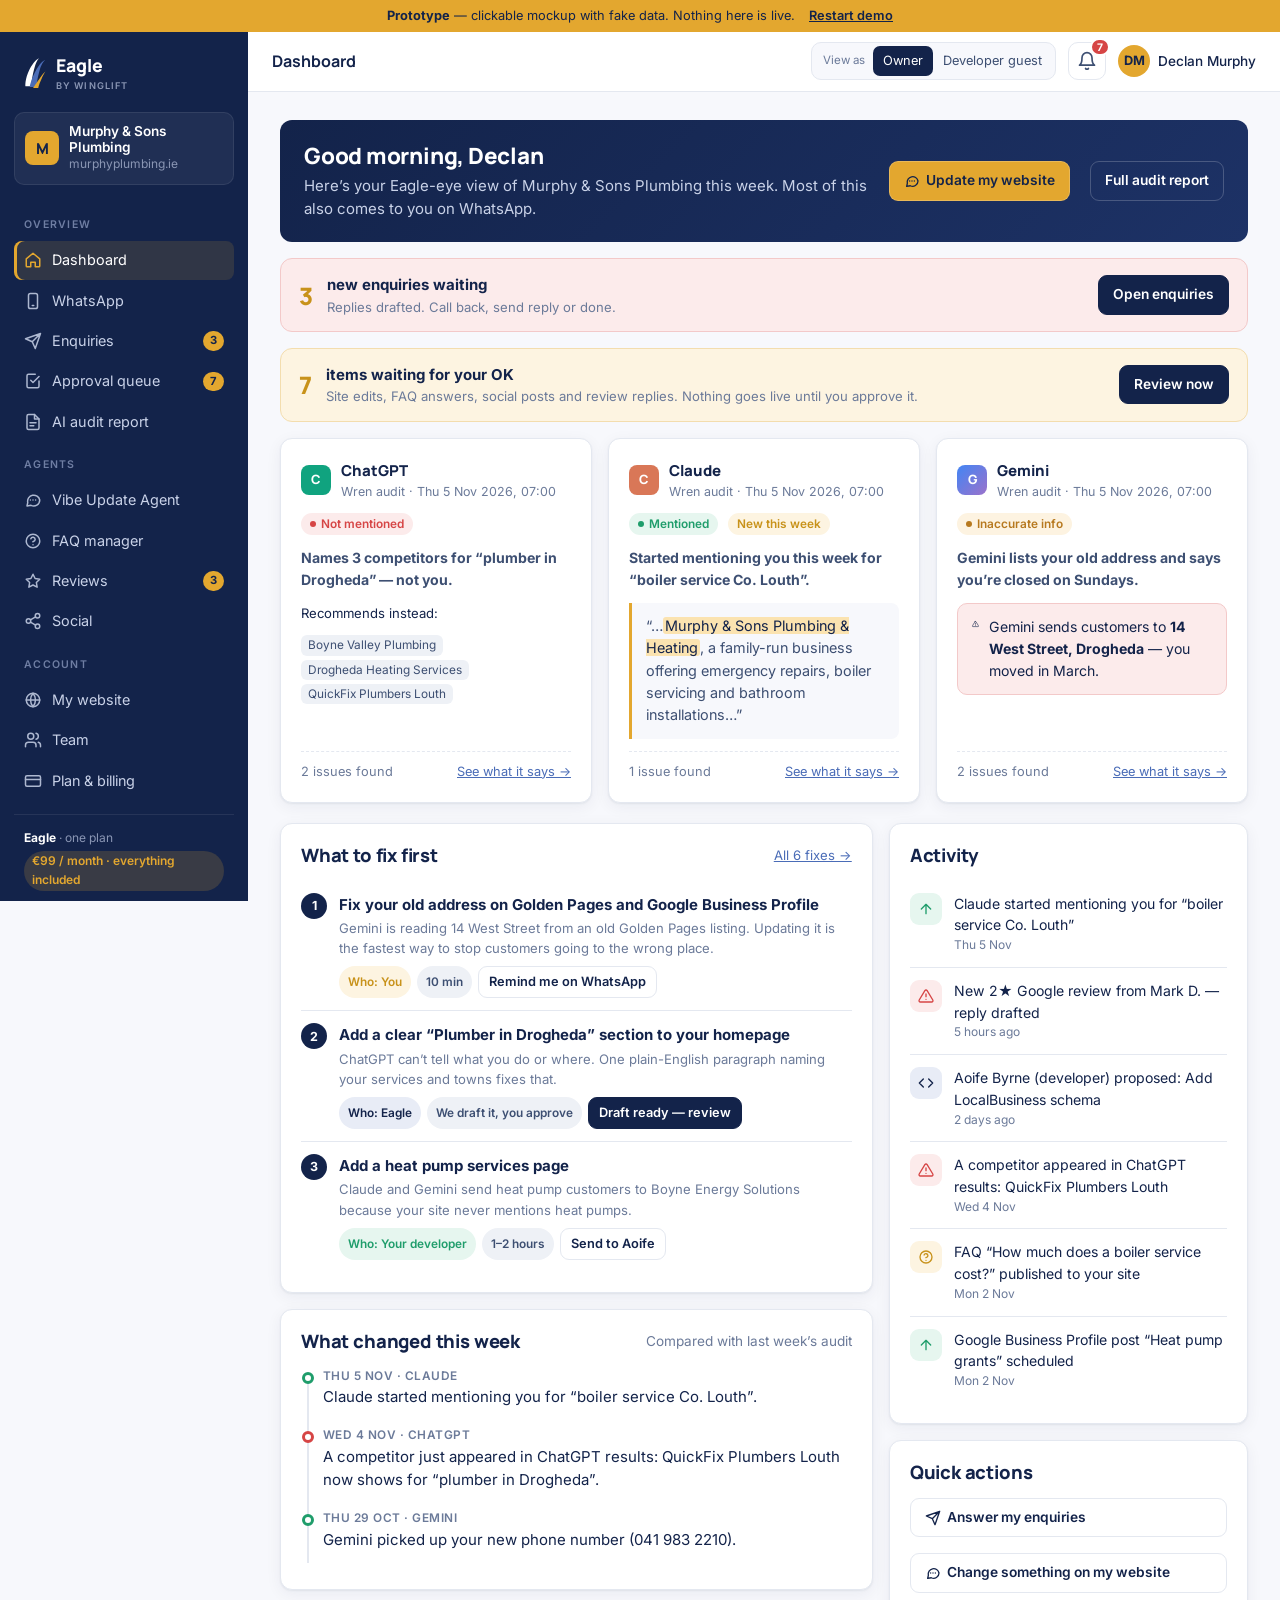
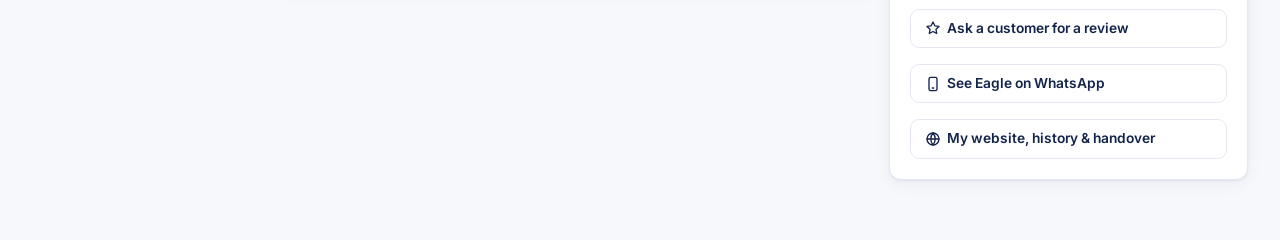
<file: index.html>
<!DOCTYPE html>
<html lang="en">
<head>
<meta charset="UTF-8">
<meta name="viewport" content="width=device-width, initial-scale=1.0">
<title>Eagle by WingLift — Dashboard prototype</title>
<meta name="robots" content="noindex, nofollow">
<meta name="description" content="Clickable prototype of the Eagle by WingLift business-owner dashboard. Fake data, no backend.">
<link rel="preconnect" href="https://fonts.googleapis.com">
<link rel="stylesheet" href="https://fonts.googleapis.com/css2?family=Inter:ital,wght@0,300;0,400;0,500;0,600;0,700;1,400&family=Manrope:wght@600;700;800&display=swap">
<link rel="icon" href="data:,">
<link rel="stylesheet" href="styles.css?v=eagle2">
</head>
<body>

<div class="proto-banner">
  <strong>Prototype</strong> — clickable mockup with fake data. Nothing here is live.
  <a href="#/home" data-reset>Restart demo</a>
</div>

<div class="shell">
  <aside class="sidebar" id="sidebar">
    <a href="#/home" class="brand">
      <svg viewBox="0 0 56 72" xmlns="http://www.w3.org/2000/svg" aria-hidden="true">
        <path d="M8 68 C8 68 6 52 18 28 C26 12 36 4 40 2 C40 2 34 8 30 22 C24 42 22 62 22 68 Z" fill="#FFFFFF"/>
        <path d="M18 70 C18 70 20 54 32 32 C40 16 50 8 54 6 C54 6 46 14 42 28 C36 48 34 66 34 70 Z" fill="#4A6CB7"/>
        <path d="M26 72 C26 72 34 60 44 46 C50 38 56 32 56 32 C56 32 50 40 46 50 C40 62 38 72 38 72 Z" fill="#E3A72F"/>
      </svg>
      <span>
        <span class="brand-word">Eagle</span>
        <span class="brand-tag">by WingLift</span>
      </span>
    </a>

    <div class="biz-switch">
      <div class="biz-avatar">M</div>
      <div>
        <div class="biz-name">Murphy &amp; Sons Plumbing</div>
        <div class="biz-site">murphyplumbing.ie</div>
      </div>
    </div>

    <nav class="side-nav" id="sideNav"></nav>

    <div class="side-foot" id="sideFoot"></div>
  </aside>

  <div class="main">
    <header class="topbar">
      <button class="icon-btn menu-btn" id="menuBtn" aria-label="Open menu">
        <svg width="20" height="20" viewBox="0 0 24 24" fill="none" stroke="currentColor" stroke-width="2" stroke-linecap="round"><path d="M3 6h18M3 12h18M3 18h18"/></svg>
      </button>
      <div class="topbar-title" id="topbarTitle">Dashboard</div>
      <div class="topbar-right">
        <div class="role-switch" role="group" aria-label="View as">
          <span class="role-label">View as</span>
          <button data-role="owner" class="active">Owner</button>
          <button data-role="dev">Developer guest</button>
        </div>
        <a href="#/approvals" class="icon-btn bell owner-only" aria-label="Pending approvals">
          <svg width="20" height="20" viewBox="0 0 24 24" fill="none" stroke="currentColor" stroke-width="2" stroke-linecap="round" stroke-linejoin="round"><path d="M18 8a6 6 0 0 0-12 0c0 7-3 9-3 9h18s-3-2-3-9"/><path d="M13.7 21a2 2 0 0 1-3.4 0"/></svg>
          <span class="dot-badge" data-badge="approvals"></span>
        </a>
        <div class="user-chip" id="userChip"></div>
      </div>
    </header>

    <main class="content" id="app" tabindex="-1"></main>
  </div>
</div>

<div class="modal-backdrop" id="modal" hidden>
  <div class="modal" role="dialog" aria-modal="true" id="modalBody"></div>
</div>
<div class="toast-wrap" id="toasts" aria-live="polite"></div>

<script src="data.js?v=eagle2"></script>
<script src="app.js?v=eagle2"></script>
</body>
</html>
</file>
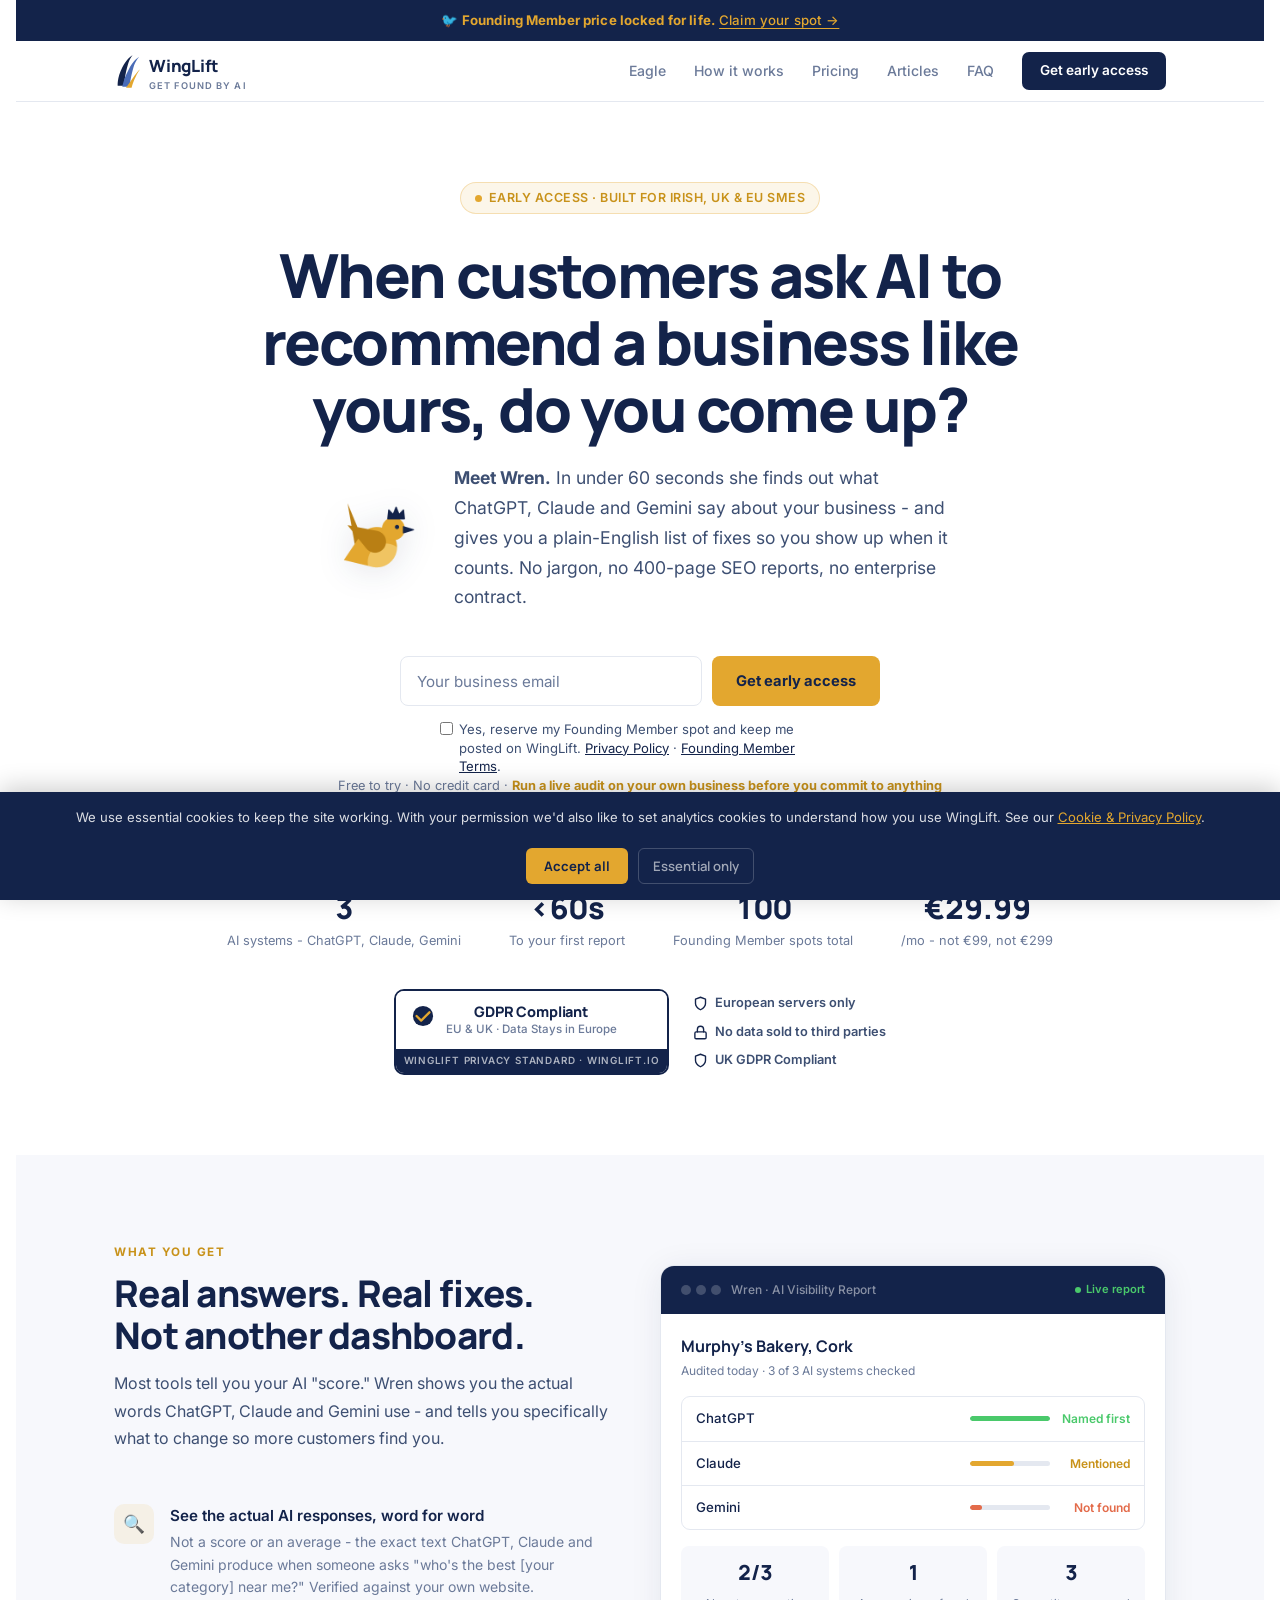
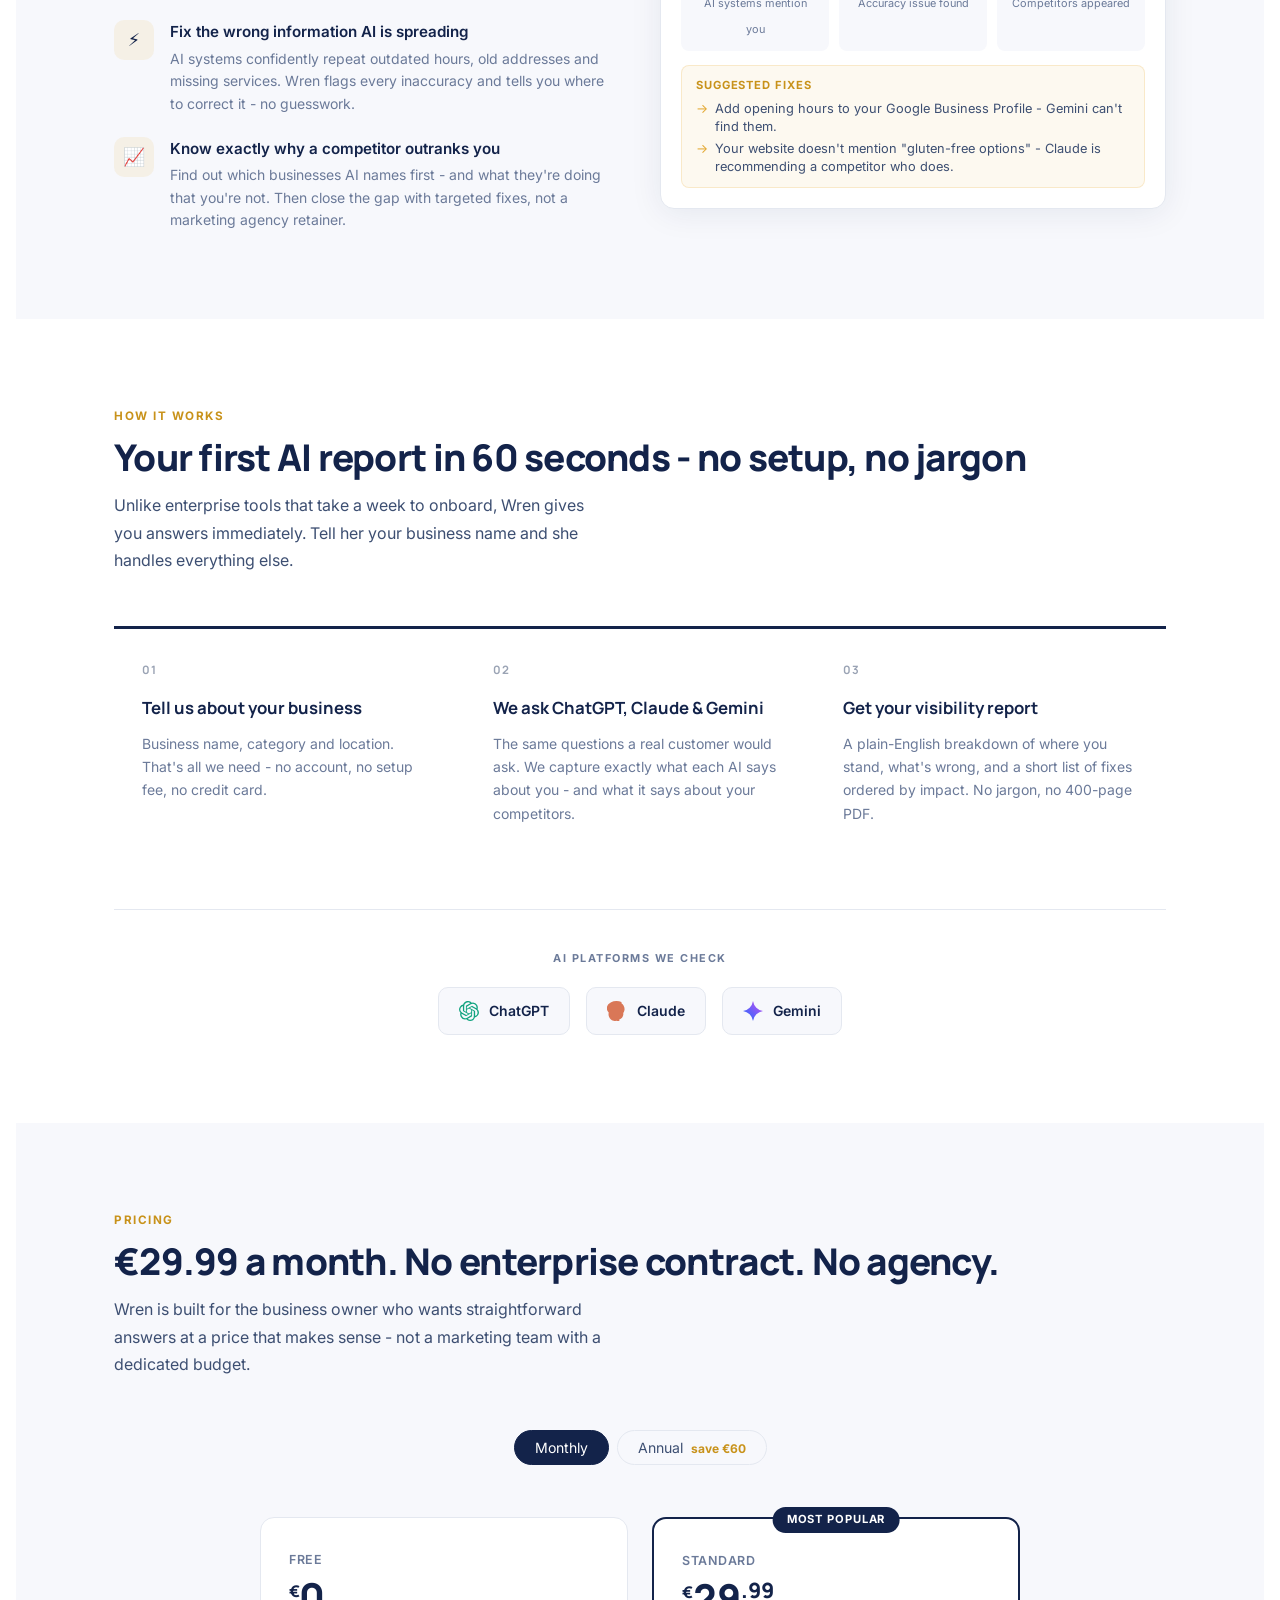
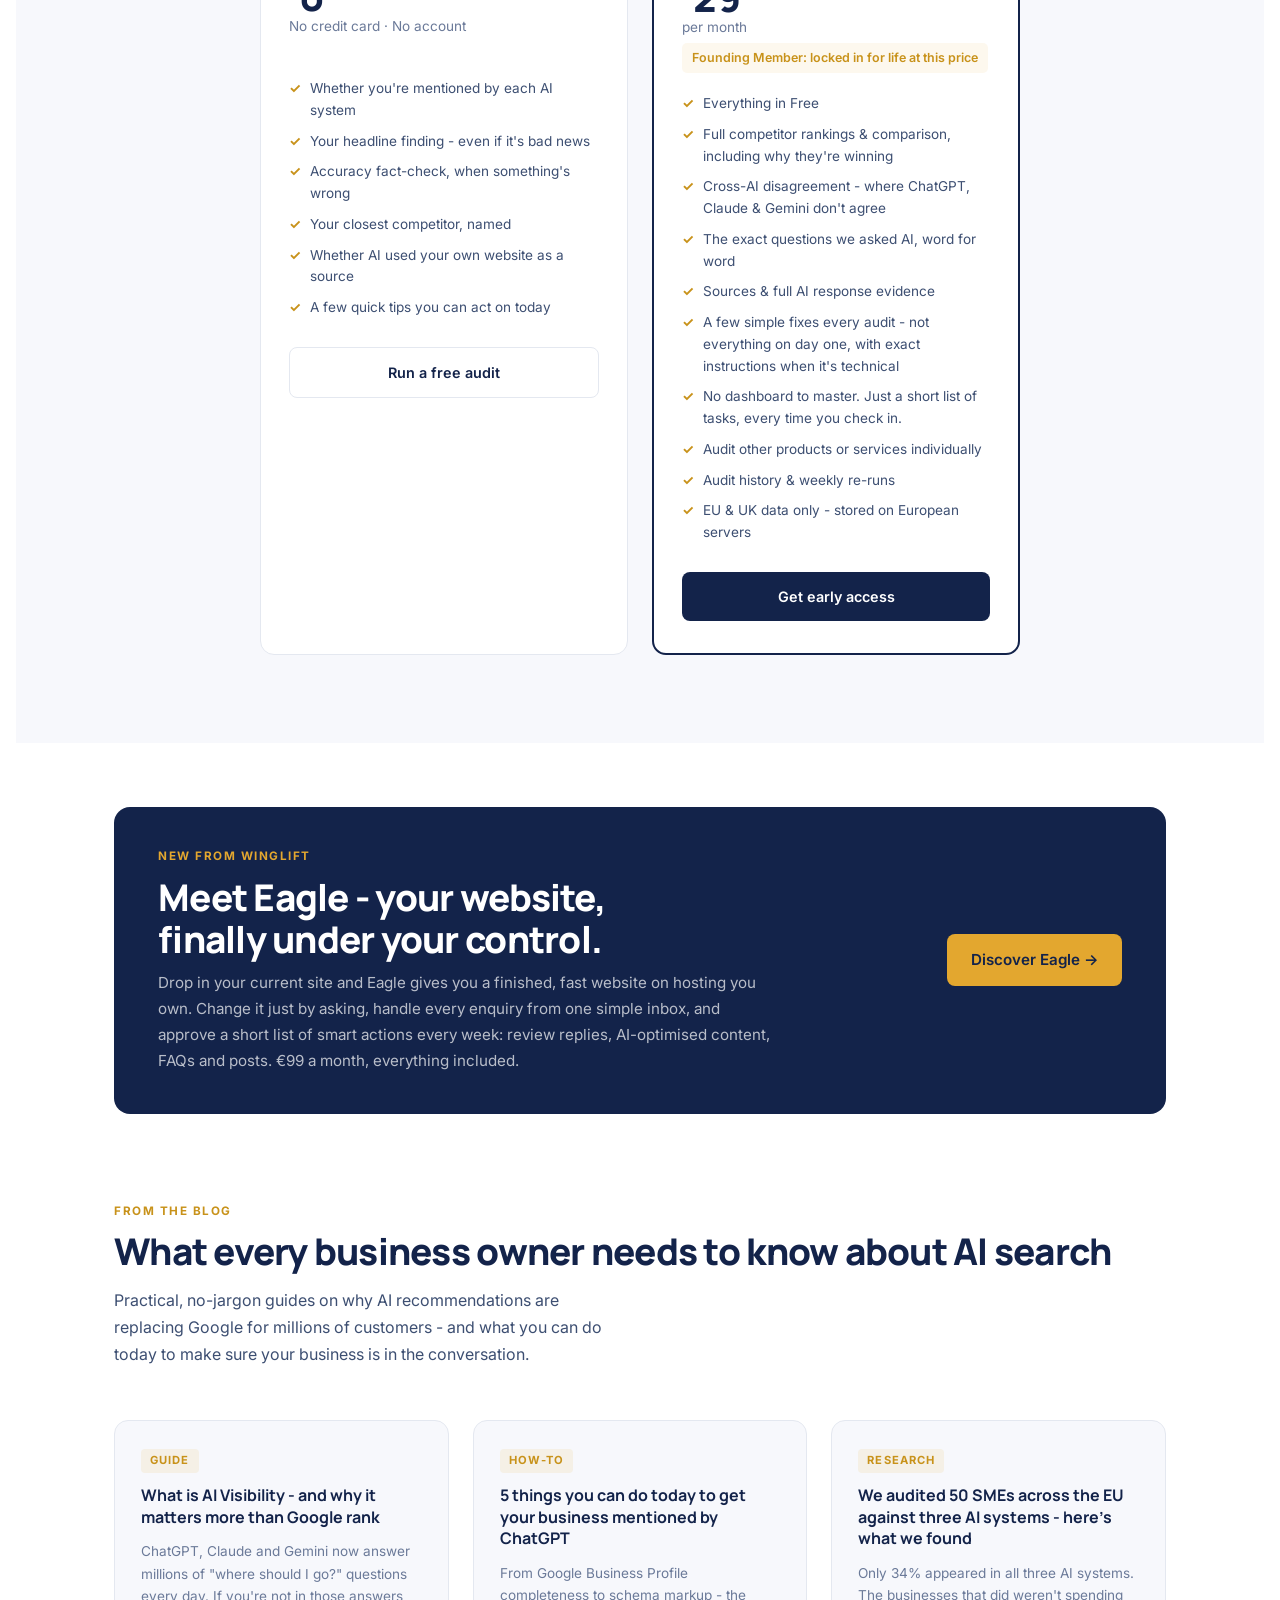
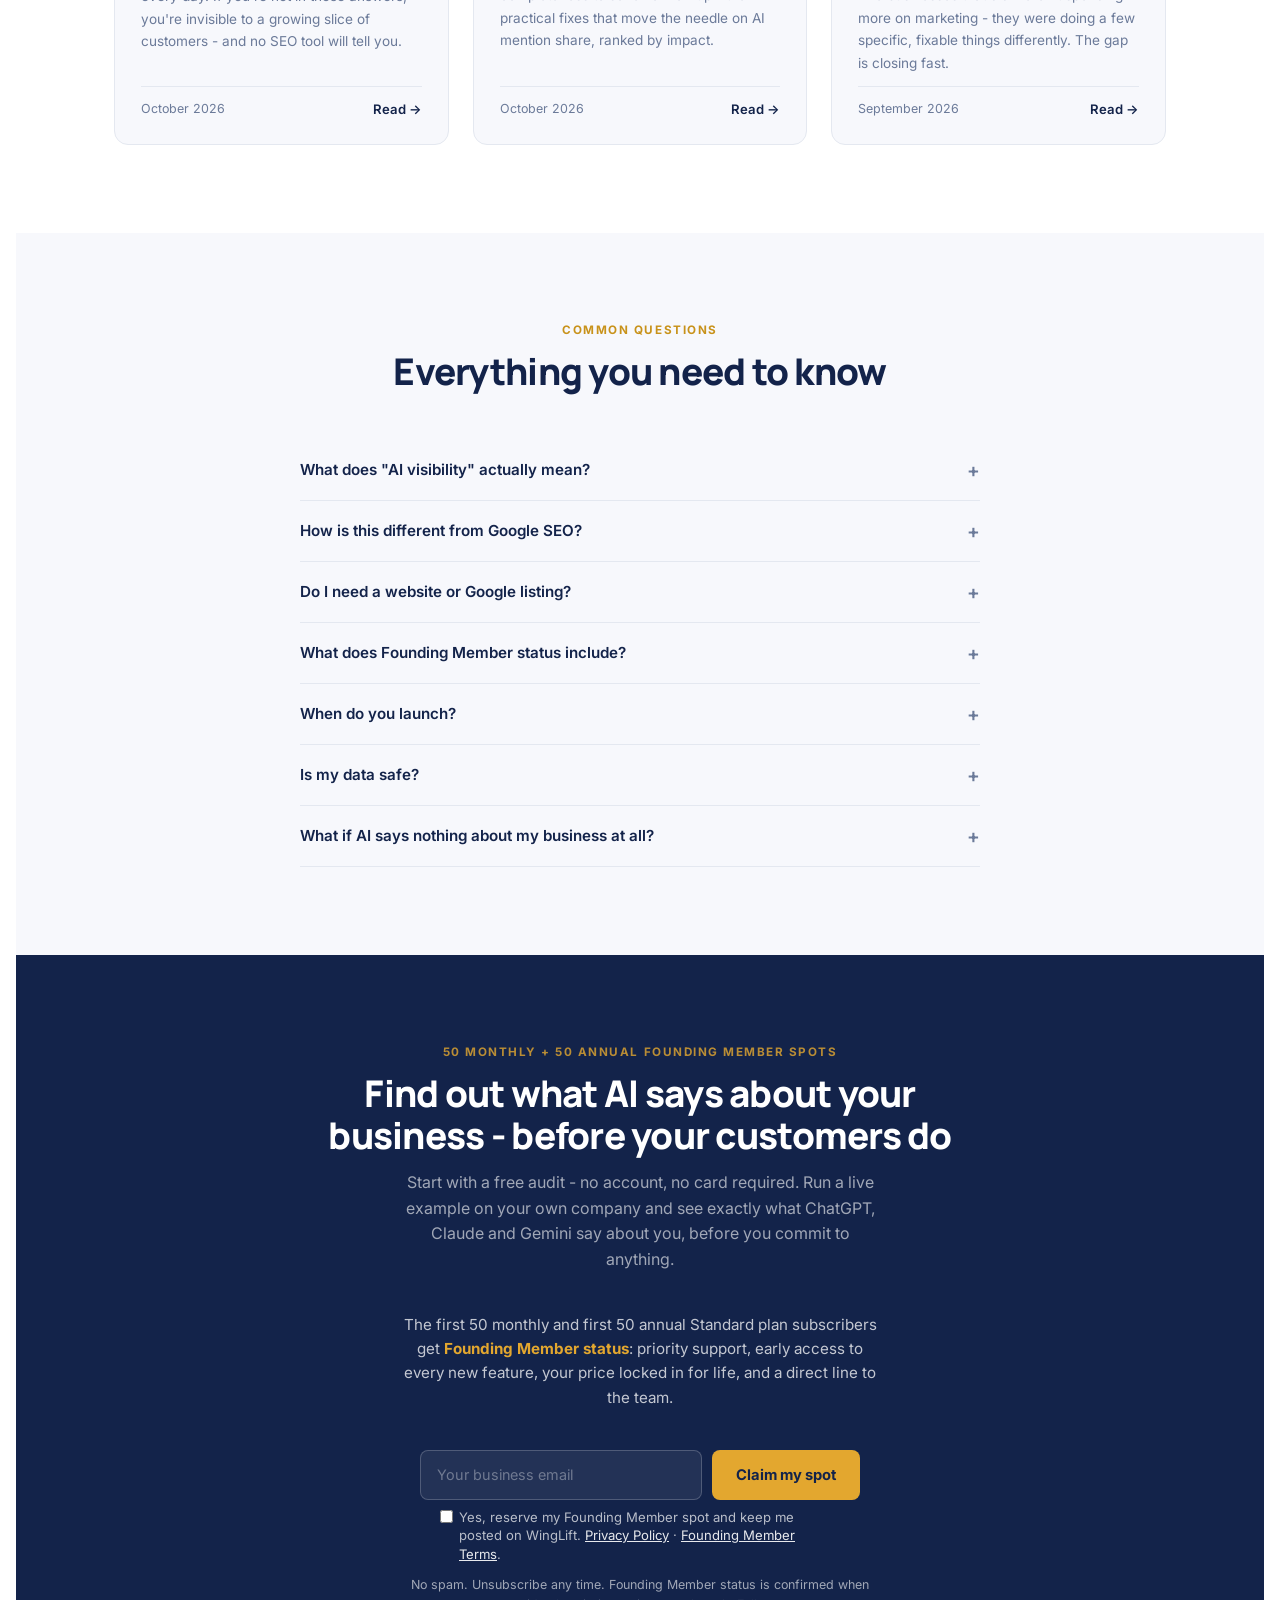
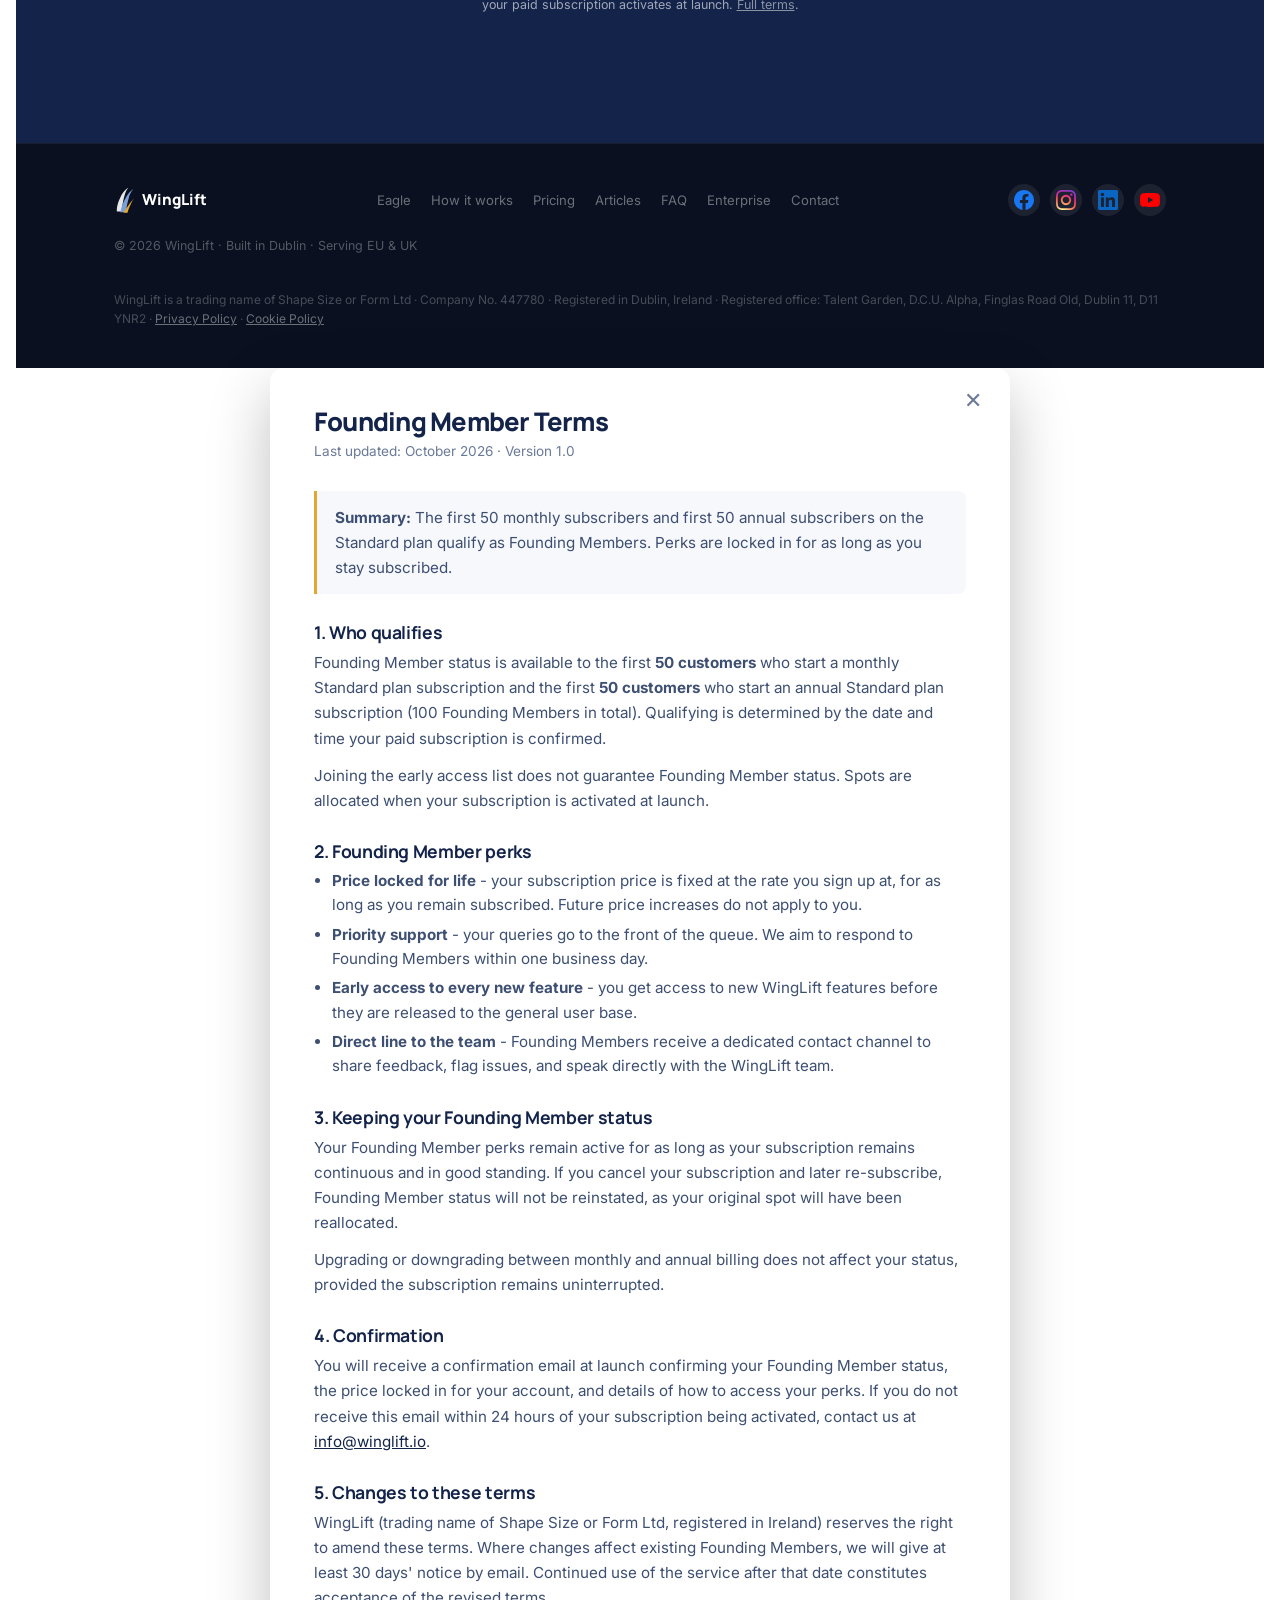
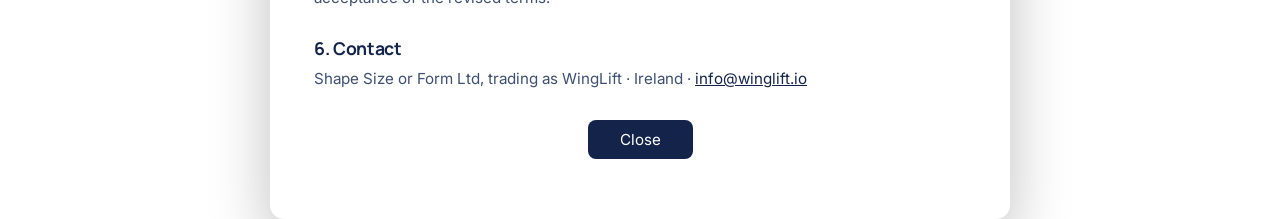
<file: site-preview/index.html>
<!DOCTYPE html>
<html lang="en" data-theme="light">
<head>
<meta charset="UTF-8">
<meta name="viewport" content="width=device-width, initial-scale=1.0">
<title>WingLift - AI Visibility Audit</title>
<meta name="claude:viewport-fit-sides" content="cover">

<!-- SEO / GEO meta -->
<meta name="description" content="WingLift's Wren audits what ChatGPT, Claude and Gemini say about your business in under 60 seconds. Find out if AI recommends you - and get a plain-English list of fixes. Free to try. Built for EU & UK SMEs.">
<meta name="robots" content="index, follow">
<meta name="googlebot" content="index, follow">

<!-- Open Graph -->
<meta property="og:type" content="website">
<meta property="og:url" content="https://winglift.io/">
<meta property="og:title" content="WingLift - AI Visibility Audit for EU & UK Businesses">
<meta property="og:description" content="Find out what ChatGPT, Claude and Gemini say about your business in under 60 seconds. Get plain-English fixes. Free to try. No card required.">
<meta property="og:image" content="https://winglift.io/og-image.png">
<meta property="og:locale" content="en_GB">
<meta property="og:site_name" content="WingLift">

<!-- Twitter / X card -->
<meta name="twitter:card" content="summary_large_image">
<meta name="twitter:title" content="WingLift - AI Visibility Audit">
<meta name="twitter:description" content="See what ChatGPT, Claude & Gemini say about your business. Get fixes. Free to try.">
<meta name="twitter:image" content="https://winglift.io/og-image.png">

<!-- Canonical -->
<link rel="canonical" href="https://winglift.io/">

<!-- Structured data (JSON-LD) -->
<script type="application/ld+json">
{
  "@context": "https://schema.org",
  "@type": "SoftwareApplication",
  "name": "Wren by WingLift",
  "applicationCategory": "BusinessApplication",
  "operatingSystem": "Web",
  "url": "https://winglift.io/",
  "description": "AI Visibility Audit tool that checks what ChatGPT, Claude and Gemini say about your business and provides actionable fixes to improve your AI search presence.",
  "offers": [
    {
      "@type": "Offer",
      "name": "Free",
      "price": "0",
      "priceCurrency": "EUR"
    },
    {
      "@type": "Offer",
      "name": "Standard Monthly",
      "price": "29.99",
      "priceCurrency": "EUR",
      "billingDuration": "P1M"
    },
    {
      "@type": "Offer",
      "name": "Standard Annual",
      "price": "299.90",
      "priceCurrency": "EUR",
      "billingDuration": "P1Y"
    }
  ],
  "provider": {
    "@type": "Organization",
    "name": "WingLift",
    "legalName": "Shape Size or Form Ltd",
    "url": "https://winglift.io/",
    "logo": "https://winglift.io/og-image.png",
    "foundingLocation": "Dublin, Ireland",
    "areaServed": ["EU", "GB"],
    "email": "info@winglift.io",
    "sameAs": [
      "https://www.facebook.com/people/WingLiftai/61595700029586/",
      "https://www.instagram.com/wingliftai/",
      "https://linkedin.com/company/wingliftai",
      "https://www.youtube.com/@wingliftai"
    ]
  }
}
</script>

<link rel="preconnect" href="https://fonts.googleapis.com">
<link rel="stylesheet" href="https://fonts.googleapis.com/css2?family=Inter:ital,wght@0,300;0,400;0,500;0,600;0,700;1,400&family=Manrope:wght@600;700;800&display=swap">

<style>
/*
  Layout: clean white SaaS, single product focus, pre-launch early-adopter
  Palette: white bg, navy text, gold accent, light grey surfaces
  WingLift brand: navy #13234A, gold #E3A72F
*/
:root {
  --navy:     #13234A;
  --navy-80:  #2B3D6B;
  --gold:     #E3A72F;
  --gold-dk:  #C8921A;
  --bg:       #FFFFFF;
  --surface:  #F7F8FC;
  --border:   #E4E8F0;
  --muted:    #6B7A99;
  --fg:       #13234A;
  --fg-soft:  #3D4F72;
  color-scheme: light;
}

@media (prefers-color-scheme: dark) {
  :root:not([data-theme="light"]) {
    --bg:      #0D1525;
    --surface: #13234A;
    --border:  rgba(255,255,255,0.08);
    --muted:   #8A96B4;
    --fg:      #F0F2F8;
    --fg-soft: #B0BCDA;
    --navy-80: #4A6099;
    color-scheme: dark;
  }
}
:root[data-theme="dark"] {
  --bg:      #0D1525;
  --surface: #13234A;
  --border:  rgba(255,255,255,0.08);
  --muted:   #8A96B4;
  --fg:      #F0F2F8;
  --fg-soft: #B0BCDA;
  --navy-80: #4A6099;
  color-scheme: dark;
}

*, *::before, *::after { box-sizing: border-box; margin: 0; padding: 0; }

html, body {
  background: var(--bg);
  color: var(--fg);
  font-family: 'Inter', system-ui, sans-serif;
  font-size: 16px;
  line-height: 1.6;
  -webkit-font-smoothing: antialiased;
}

body {
  padding-left: max(16px, env(safe-area-inset-left, 0px));
  padding-right: max(16px, env(safe-area-inset-right, 0px));
  padding-block: 0;
}

.container {
  max-width: 1100px;
  margin-inline: auto;
  padding-inline: max(24px, env(safe-area-inset-left, 0px));
}

/* ── NAV ── */
nav {
  position: sticky;
  top: env(safe-area-inset-top, 0px);
  z-index: 100;
  background: rgba(255,255,255,0.92);
  backdrop-filter: blur(12px);
  -webkit-backdrop-filter: blur(12px);
  border-bottom: 1px solid var(--border);
  padding-block: 0;
}
@media (prefers-color-scheme: dark) {
  :root:not([data-theme="light"]) nav { background: rgba(13,21,37,0.92); }
}
:root[data-theme="dark"] nav { background: rgba(13,21,37,0.92); }

body::before {
  content: "";
  position: fixed;
  inset: 0 0 auto;
  height: env(safe-area-inset-top, 0px);
  z-index: 101;
  background: var(--bg);
}

.nav-inner {
  display: flex;
  align-items: center;
  justify-content: space-between;
  height: 60px;
  padding-inline: max(24px, env(safe-area-inset-left, 0px));
  max-width: 1100px;
  margin-inline: auto;
}

.nav-logo {
  display: flex;
  align-items: center;
  gap: 9px;
  text-decoration: none;
  color: var(--fg);
}
.nav-logo svg { width: 26px; height: 34px; flex-shrink: 0; }
.nav-wordmark { font-family: 'Manrope', sans-serif; font-weight: 800; font-size: 1.05rem; letter-spacing: -0.01em; }
.nav-tagline { font-size: 0.58rem; font-weight: 600; letter-spacing: 0.12em; text-transform: uppercase; color: var(--muted); line-height: 1; display: block; margin-top: 1px; }

.nav-right {
  display: flex;
  align-items: center;
  gap: 28px;
}
.nav-right a {
  text-decoration: none;
  color: var(--muted);
  font-size: 0.88rem;
  font-weight: 500;
  transition: color 0.15s;
}
.nav-right a:hover { color: var(--fg); }
.nav-cta {
  background: var(--navy) !important;
  color: #fff !important;
  padding: 8px 18px !important;
  border-radius: 7px !important;
  font-weight: 600 !important;
  font-size: 0.85rem !important;
  transition: background 0.15s !important;
}
.nav-cta:hover { background: var(--navy-80) !important; }

/* ── ANNOUNCEMENT BANNER ── */
.banner {
  background: var(--navy);
  color: #fff;
  text-align: center;
  padding: 10px 24px;
  font-size: 0.83rem;
  font-weight: 500;
  letter-spacing: 0.01em;
}
.banner strong { color: var(--gold); }
.banner a { color: var(--gold); text-decoration: underline; text-underline-offset: 3px; }

/* ── HERO ── */
#hero {
  padding-top: 80px;
  padding-bottom: 80px;
  text-align: center;
  background: var(--bg);
}

.hero-badge {
  display: inline-flex;
  align-items: center;
  gap: 7px;
  background: rgba(227,167,47,0.1);
  border: 1px solid rgba(227,167,47,0.3);
  color: var(--gold-dk);
  border-radius: 20px;
  padding: 5px 14px;
  font-size: 0.78rem;
  font-weight: 600;
  letter-spacing: 0.04em;
  text-transform: uppercase;
  margin-bottom: 28px;
}
@media (prefers-color-scheme: dark) {
  :root:not([data-theme="light"]) .hero-badge { color: var(--gold); }
}
:root[data-theme="dark"] .hero-badge { color: var(--gold); }

.hero-badge::before {
  content: "";
  width: 7px; height: 7px;
  background: var(--gold);
  border-radius: 50%;
  animation: pulse-dot 2s ease-in-out infinite;
}
@keyframes pulse-dot {
  0%,100% { opacity: 1; transform: scale(1); }
  50%      { opacity: 0.5; transform: scale(0.7); }
}

h1 {
  font-family: 'Manrope', sans-serif;
  font-size: clamp(2.2rem, 5.5vw, 3.8rem);
  font-weight: 800;
  line-height: 1.1;
  letter-spacing: -0.03em;
  color: var(--fg);
  text-wrap: balance;
  max-width: 760px;
  margin-inline: auto;
  margin-bottom: 20px;
}
h1 span { color: var(--gold); }

.hero-sub {
  font-size: 1.1rem;
  color: var(--fg-soft);
  max-width: 540px;
  margin-inline: auto;
  margin-bottom: 44px;
  line-height: 1.7;
}

/* ── HERO WREN ── */
.hero-wren {
  display: flex;
  align-items: center;
  gap: 24px;
  max-width: 640px;
  margin-inline: auto;
  margin-bottom: 44px;
  text-align: left;
}
.wren-img {
  width: 110px;
  height: 110px;
  flex-shrink: 0;
  object-fit: contain;
  filter: drop-shadow(0 4px 16px rgba(19,35,74,0.12));
}
.hero-wren .hero-sub {
  margin-bottom: 0;
  text-align: left;
}
@media (max-width: 500px) {
  .hero-wren { flex-direction: column; text-align: center; }
  .hero-wren .hero-sub { text-align: center; }
  .wren-img { width: 80px; height: 80px; }
}

/* ── EMAIL CAPTURE ── */
.signup-box {
  display: flex;
  gap: 10px;
  max-width: 480px;
  margin-inline: auto;
  margin-bottom: 14px;
  flex-wrap: wrap;
}
.signup-box input {
  flex: 1;
  min-width: 220px;
  height: 50px;
  border: 1.5px solid var(--border);
  border-radius: 8px;
  padding: 0 16px;
  font-family: 'Inter', sans-serif;
  font-size: 0.95rem;
  background: var(--bg);
  color: var(--fg);
  outline: none;
  transition: border-color 0.2s;
}
.signup-box input::placeholder { color: var(--muted); }
.signup-box input:focus { border-color: var(--gold); }
.btn-gold {
  height: 50px;
  padding: 0 24px;
  background: var(--gold);
  color: var(--navy);
  font-family: 'Inter', sans-serif;
  font-weight: 700;
  font-size: 0.92rem;
  border: none;
  border-radius: 8px;
  cursor: pointer;
  white-space: nowrap;
  transition: background 0.15s, transform 0.1s;
}
.btn-gold:hover { background: var(--gold-dk); transform: translateY(-1px); }

.consent-label {
  display: flex;
  align-items: flex-start;
  gap: 6px;
  font-size: 0.82rem;
  color: var(--fg-soft);
  cursor: pointer;
  line-height: 1.4;
  max-width: 400px;
  margin: 8px auto 0;
  text-align: left;
}
.consent-label input[type="checkbox"] {
  flex-shrink: 0;
  margin-top: 2px;
  accent-color: var(--gold);
  width: 13px;
  height: 13px;
  cursor: pointer;
}
.consent-label span {
  display: inline;
}
.consent-label a { color: var(--navy); }
.consent-label-dark { color: rgba(255,255,255,0.7); }
.consent-label-dark a { color: rgba(255,255,255,0.9); }
.consent-error { color: #E36B4A; font-size: 0.82rem; margin-top: 4px; display: none; }

.signup-note {
  font-size: 0.8rem;
  color: var(--muted);
  text-align: center;
}
.signup-note strong { color: var(--gold-dk); }
@media (prefers-color-scheme: dark) {
  :root:not([data-theme="light"]) .signup-note strong { color: var(--gold); }
}
:root[data-theme="dark"] .signup-note strong { color: var(--gold); }

/* Confirmation state */
.signup-confirm {
  display: none;
  background: rgba(74,201,107,0.08);
  border: 1px solid rgba(74,201,107,0.25);
  border-radius: 8px;
  padding: 14px 20px;
  color: #2a9d4f;
  font-weight: 600;
  font-size: 0.9rem;
  max-width: 480px;
  margin-inline: auto;
  margin-bottom: 14px;
  text-align: center;
}

/* ── SOCIAL PROOF STRIP ── */
.proof-strip {
  margin-top: 60px;
  padding-top: 36px;
  border-top: 1px solid var(--border);
  display: flex;
  justify-content: center;
  gap: 48px;
  flex-wrap: wrap;
}
.proof-item { text-align: center; }
.proof-num {
  font-family: 'Manrope', sans-serif;
  font-size: 1.9rem;
  font-weight: 800;
  color: var(--fg);
  display: block;
  line-height: 1;
  margin-bottom: 4px;
  font-variant-numeric: tabular-nums;
}
.proof-label { font-size: 0.8rem; color: var(--muted); }

/* ── GDPR TRUST STRIP ── */
.trust-strip {
  margin-top: 36px;
  display: flex;
  align-items: center;
  justify-content: center;
  gap: 24px;
  flex-wrap: wrap;
}
.gdpr-badge {
  border: 2px solid var(--navy);
  border-radius: 10px;
  overflow: hidden;
  flex-shrink: 0;
  min-width: 220px;
}
@media (prefers-color-scheme: dark) {
  :root:not([data-theme="light"]) .gdpr-badge { border-color: var(--gold); }
}
:root[data-theme="dark"] .gdpr-badge { border-color: var(--gold); }
.gdpr-badge-inner {
  display: flex;
  align-items: center;
  gap: 12px;
  padding: 12px 16px;
  background: var(--bg);
}
.gdpr-tick-wrap { flex-shrink: 0; }
.gdpr-title {
  font-family: 'Manrope', sans-serif;
  font-weight: 800;
  font-size: 0.9rem;
  color: var(--navy);
  letter-spacing: -0.01em;
  line-height: 1.2;
}
@media (prefers-color-scheme: dark) {
  :root:not([data-theme="light"]) .gdpr-title { color: var(--gold); }
}
:root[data-theme="dark"] .gdpr-title { color: var(--gold); }
.gdpr-sub {
  font-size: 0.72rem;
  color: var(--muted);
  font-weight: 500;
  line-height: 1.3;
  margin-top: 2px;
}
.gdpr-footer {
  background: var(--navy);
  color: rgba(255,255,255,0.65);
  font-size: 0.62rem;
  font-weight: 600;
  letter-spacing: 0.08em;
  text-transform: uppercase;
  text-align: center;
  padding: 4px 8px;
}
@media (prefers-color-scheme: dark) {
  :root:not([data-theme="light"]) .gdpr-footer { background: var(--gold); color: var(--navy); }
}
:root[data-theme="dark"] .gdpr-footer { background: var(--gold); color: var(--navy); }
.trust-badges-inline {
  display: flex;
  flex-direction: column;
  gap: 8px;
}
.trust-badge {
  display: flex;
  align-items: center;
  gap: 7px;
  font-size: 0.8rem;
  font-weight: 600;
  color: var(--fg-soft);
}
.trust-badge svg { flex-shrink: 0; color: var(--navy); }
@media (prefers-color-scheme: dark) {
  :root:not([data-theme="light"]) .trust-badge svg { color: var(--gold); }
}
:root[data-theme="dark"] .trust-badge svg { color: var(--gold); }

/* ── REPORT PREVIEW ── */
#preview {
  background: var(--surface);
  padding-block: 88px;
}
.section-eyebrow {
  font-size: 0.73rem;
  font-weight: 700;
  letter-spacing: 0.13em;
  text-transform: uppercase;
  color: var(--gold-dk);
  margin-bottom: 10px;
  display: block;
}
@media (prefers-color-scheme: dark) {
  :root:not([data-theme="light"]) .section-eyebrow { color: var(--gold); }
}
:root[data-theme="dark"] .section-eyebrow { color: var(--gold); }

h2 {
  font-family: 'Manrope', sans-serif;
  font-size: clamp(1.6rem, 3vw, 2.3rem);
  font-weight: 800;
  line-height: 1.15;
  letter-spacing: -0.02em;
  color: var(--fg);
  text-wrap: balance;
  margin-bottom: 14px;
}
.section-sub {
  font-size: 1rem;
  color: var(--fg-soft);
  max-width: 500px;
  line-height: 1.7;
  margin-bottom: 52px;
}

.preview-grid {
  display: grid;
  grid-template-columns: 1fr 1fr;
  gap: 40px;
  align-items: center;
}

/* Report mockup card */
.report-card {
  background: var(--bg);
  border: 1px solid var(--border);
  border-radius: 14px;
  overflow: hidden;
  box-shadow: 0 4px 32px rgba(19,35,74,0.08);
}
.report-topbar {
  background: var(--navy);
  padding: 14px 20px;
  display: flex;
  align-items: center;
  justify-content: space-between;
}
.report-topbar-left { display: flex; align-items: center; gap: 10px; }
.report-dots { display: flex; gap: 5px; }
.report-dots span {
  width: 10px; height: 10px;
  border-radius: 50%;
  background: rgba(255,255,255,0.2);
}
.report-title-bar { font-size: 0.75rem; color: rgba(255,255,255,0.5); font-weight: 500; }
.report-live { display: flex; align-items: center; gap: 5px; font-size: 0.7rem; color: #4AC96B; font-weight: 600; }
.report-live::before { content: ""; width: 6px; height: 6px; background: #4AC96B; border-radius: 50%; animation: pulse-dot 1.5s infinite; }

.report-body { padding: 20px; }
.report-biz { margin-bottom: 16px; }
.report-biz-name { font-family: 'Manrope', sans-serif; font-weight: 700; font-size: 1rem; color: var(--fg); }
.report-biz-meta { font-size: 0.75rem; color: var(--muted); margin-top: 2px; }

.ai-rows { border: 1px solid var(--border); border-radius: 9px; overflow: hidden; margin-bottom: 16px; }
.ai-row {
  display: grid;
  grid-template-columns: 1fr auto auto;
  align-items: center;
  gap: 12px;
  padding: 11px 14px;
  border-bottom: 1px solid var(--border);
}
.ai-row:last-child { border-bottom: none; }
.ai-name { font-size: 0.83rem; font-weight: 500; color: var(--fg); }
.ai-bar-wrap { width: 80px; height: 5px; background: var(--border); border-radius: 3px; overflow: hidden; }
.ai-bar { height: 100%; border-radius: 3px; }
.bar-green  { background: #4AC96B; }
.bar-gold   { background: var(--gold); }
.bar-red    { background: #E36B4A; }
.ai-label { font-size: 0.75rem; font-weight: 600; width: 68px; text-align: right; font-variant-numeric: tabular-nums; }
.label-green { color: #4AC96B; }
.label-gold  { color: var(--gold-dk); }
.label-red   { color: #E36B4A; }

.report-metrics {
  display: grid;
  grid-template-columns: repeat(3,1fr);
  gap: 10px;
}
.metric-tile {
  background: var(--surface);
  border-radius: 8px;
  padding: 10px 12px;
  text-align: center;
}
.metric-val { font-family: 'Manrope', sans-serif; font-weight: 800; font-size: 1.3rem; color: var(--fg); display: block; font-variant-numeric: tabular-nums; }
.metric-key { font-size: 0.68rem; color: var(--muted); margin-top: 2px; line-height: 1.3; }

.report-fix {
  margin-top: 14px;
  background: rgba(227,167,47,0.07);
  border: 1px solid rgba(227,167,47,0.2);
  border-radius: 8px;
  padding: 11px 14px;
}
.fix-label { font-size: 0.7rem; font-weight: 700; letter-spacing: 0.08em; text-transform: uppercase; color: var(--gold-dk); margin-bottom: 6px; }
.fix-item { font-size: 0.8rem; color: var(--fg-soft); display: flex; gap: 7px; align-items: flex-start; margin-bottom: 4px; line-height: 1.4; }
.fix-item::before { content: "→"; color: var(--gold); flex-shrink: 0; }
.fix-item:last-child { margin-bottom: 0; }

/* Benefit list */
.benefit-list { list-style: none; display: flex; flex-direction: column; gap: 22px; }
.benefit-item { display: flex; gap: 16px; align-items: flex-start; }
.benefit-icon {
  width: 40px; height: 40px;
  background: rgba(227,167,47,0.1);
  border-radius: 10px;
  display: flex; align-items: center; justify-content: center;
  flex-shrink: 0;
  font-size: 1.1rem;
}
.benefit-title { font-weight: 600; font-size: 0.95rem; color: var(--fg); margin-bottom: 3px; }
.benefit-desc { font-size: 0.875rem; color: var(--muted); line-height: 1.6; }

/* ── HOW IT WORKS ── */
#how { padding-block: 88px; background: var(--bg); }
.steps { display: grid; grid-template-columns: repeat(3,1fr); gap: 0; margin-top: 52px; }
.step {
  padding: 32px 28px 28px;
  border-top: 3px solid var(--navy);
  position: relative;
}
.step-num {
  font-family: 'Manrope', sans-serif;
  font-size: 0.72rem;
  font-weight: 700;
  letter-spacing: 0.1em;
  color: #9AA3B4;
  margin-bottom: 16px;
  display: block;
}
.step h3 { font-family: 'Manrope', sans-serif; font-size: 1.05rem; font-weight: 700; margin-bottom: 10px; color: var(--fg); }
.step p  { font-size: 0.875rem; color: var(--muted); line-height: 1.65; }

/* AI platforms strip */
.ai-platforms {
  margin-top: 56px;
  padding-top: 40px;
  border-top: 1px solid var(--border);
  text-align: center;
}
.ai-platforms-eyebrow {
  font-size: 0.68rem;
  font-weight: 700;
  letter-spacing: 0.14em;
  text-transform: uppercase;
  color: var(--muted);
  margin-bottom: 20px;
  display: block;
}
.ai-logos {
  display: flex;
  justify-content: center;
  gap: 16px;
  flex-wrap: wrap;
}
.ai-logo-tile {
  display: flex;
  align-items: center;
  gap: 10px;
  background: var(--surface);
  border: 1px solid var(--border);
  border-radius: 10px;
  padding: 12px 20px;
  font-size: 0.875rem;
  font-weight: 600;
  color: var(--fg);
}
.ai-logo-tile svg { flex-shrink: 0; }

/* ── PRICING ── */
#pricing { background: var(--surface); padding-block: 88px; }
.pricing-grid { display: grid; grid-template-columns: 1fr 1fr; gap: 24px; max-width: 760px; margin-inline: auto; margin-top: 52px; }
.price-card {
  background: var(--bg);
  border: 1px solid var(--border);
  border-radius: 14px;
  padding: 32px 28px;
  position: relative;
}
.price-card.featured {
  border-color: var(--navy);
  border-width: 2px;
}
.price-featured-tag {
  position: absolute;
  top: -12px;
  left: 50%;
  transform: translateX(-50%);
  background: var(--navy);
  color: #fff;
  font-size: 0.7rem;
  font-weight: 700;
  letter-spacing: 0.08em;
  text-transform: uppercase;
  padding: 4px 14px;
  border-radius: 20px;
  white-space: nowrap;
}
.pricing-toggle { display: flex; gap: 8px; justify-content: center; margin-bottom: 28px; }
.toggle-btn { padding: 8px 20px; border-radius: 20px; border: 1.5px solid var(--border); background: transparent; font-family: 'Inter', sans-serif; font-size: 0.88rem; color: var(--fg-soft); cursor: pointer; transition: all 0.2s; }
.toggle-btn.active { background: var(--navy); color: #fff; border-color: var(--navy); }
.toggle-save { font-size: 0.75rem; font-weight: 700; color: var(--gold-dk); margin-left: 4px; }
.price-tier { font-size: 0.78rem; font-weight: 600; color: var(--muted); letter-spacing: 0.06em; text-transform: uppercase; margin-bottom: 8px; }
.price-amount {
  font-family: 'Manrope', sans-serif;
  font-size: 2.4rem;
  font-weight: 800;
  color: var(--fg);
  line-height: 1;
  font-variant-numeric: tabular-nums;
}
.price-amount sup { font-size: 1rem; vertical-align: super; }
.price-period { font-size: 0.85rem; color: var(--muted); margin-bottom: 4px; }
.price-early {
  font-size: 0.78rem;
  color: var(--gold-dk);
  font-weight: 600;
  margin-bottom: 20px;
  padding: 5px 10px;
  background: rgba(227,167,47,0.08);
  border-radius: 5px;
  display: inline-block;
}
@media (prefers-color-scheme: dark) {
  :root:not([data-theme="light"]) .price-early { color: var(--gold); }
}
:root[data-theme="dark"] .price-early { color: var(--gold); }
.price-features { list-style: none; display: flex; flex-direction: column; gap: 9px; margin-bottom: 28px; }
.price-features li { font-size: 0.85rem; color: var(--fg-soft); display: flex; gap: 9px; }
.price-features li::before { content: "✓"; color: var(--gold-dk); font-weight: 700; flex-shrink: 0; }
@media (prefers-color-scheme: dark) {
  :root:not([data-theme="light"]) .price-features li::before { color: var(--gold); }
}
:root[data-theme="dark"] .price-features li::before { color: var(--gold); }
.btn-navy {
  display: block;
  width: 100%;
  padding: 13px;
  background: var(--navy);
  color: #fff;
  font-family: 'Inter', sans-serif;
  font-weight: 600;
  font-size: 0.9rem;
  border: none;
  border-radius: 8px;
  cursor: pointer;
  text-align: center;
  text-decoration: none;
  transition: background 0.15s;
}
.btn-navy:hover { background: var(--navy-80); }
.btn-outline {
  display: block;
  width: 100%;
  padding: 13px;
  background: transparent;
  color: var(--fg);
  font-family: 'Inter', sans-serif;
  font-weight: 600;
  font-size: 0.9rem;
  border: 1.5px solid var(--border);
  border-radius: 8px;
  cursor: pointer;
  text-align: center;
  text-decoration: none;
  transition: border-color 0.15s;
}
.btn-outline:hover { border-color: var(--navy); }

/* ── ARTICLES ── */
#articles { background: var(--bg); padding-block: 88px; }
.articles-grid {
  display: grid;
  grid-template-columns: repeat(3, 1fr);
  gap: 24px;
  margin-top: 52px;
}
.article-card {
  background: var(--surface);
  border: 1px solid var(--border);
  border-radius: 14px;
  padding: 28px 26px 24px;
  display: flex;
  flex-direction: column;
  gap: 12px;
  transition: box-shadow 0.2s, transform 0.15s;
}
.article-card:hover {
  box-shadow: 0 6px 28px rgba(19,35,74,0.1);
  transform: translateY(-2px);
}
.article-tag {
  display: inline-block;
  font-size: 0.7rem;
  font-weight: 700;
  letter-spacing: 0.1em;
  text-transform: uppercase;
  color: var(--gold-dk);
  background: rgba(227,167,47,0.1);
  border-radius: 4px;
  padding: 3px 9px;
  align-self: flex-start;
}
@media (prefers-color-scheme: dark) {
  :root:not([data-theme="light"]) .article-tag { color: var(--gold); }
}
:root[data-theme="dark"] .article-tag { color: var(--gold); }
.article-title {
  font-family: 'Manrope', sans-serif;
  font-size: 1rem;
  font-weight: 700;
  line-height: 1.35;
  color: var(--fg);
}
.article-excerpt {
  font-size: 0.85rem;
  color: var(--muted);
  line-height: 1.65;
  flex: 1;
}
.article-meta {
  display: flex;
  align-items: center;
  justify-content: space-between;
  padding-top: 12px;
  border-top: 1px solid var(--border);
  margin-top: auto;
}
.article-date { font-size: 0.78rem; color: var(--muted); }
.article-cta {
  font-size: 0.82rem;
  font-weight: 600;
  color: var(--navy);
  text-decoration: none;
  transition: color 0.15s;
}
.article-cta:hover { color: var(--gold-dk); }
@media (max-width: 800px) {
  .articles-grid { grid-template-columns: 1fr; max-width: 480px; margin-inline: auto; }
}

/* ── FAQ ── */
#faq { background: var(--surface); padding-block: 88px; }
.faq-list { max-width: 680px; margin-inline: auto; margin-top: 48px; display: flex; flex-direction: column; gap: 0; }
.faq-item { border-bottom: 1px solid var(--border); }
.faq-q {
  width: 100%;
  background: none;
  border: none;
  text-align: left;
  padding: 18px 0;
  font-family: 'Inter', sans-serif;
  font-size: 0.95rem;
  font-weight: 600;
  color: var(--fg);
  cursor: pointer;
  display: flex;
  justify-content: space-between;
  align-items: center;
  gap: 12px;
}
.faq-q::after { content: "+"; font-size: 1.2rem; color: var(--muted); flex-shrink: 0; transition: transform 0.2s; }
.faq-item.open .faq-q::after { transform: rotate(45deg); }
.faq-a { display: none; padding-bottom: 16px; font-size: 0.88rem; color: var(--muted); line-height: 1.75; }
.faq-item.open .faq-a { display: block; }

/* ── FINAL CTA ── */
#cta {
  background: var(--navy);
  padding-block: 88px;
  text-align: center;
}
#cta h2 { color: #fff; margin-bottom: 14px; }
#cta p  { color: rgba(255,255,255,0.6); max-width: 480px; margin-inline: auto; margin-bottom: 40px; }
.cta-signup { display: flex; gap: 10px; max-width: 440px; margin-inline: auto; flex-wrap: wrap; }
.cta-signup input {
  flex: 1;
  min-width: 200px;
  height: 50px;
  border: 1.5px solid rgba(255,255,255,0.2);
  border-radius: 8px;
  padding: 0 16px;
  font-family: 'Inter', sans-serif;
  font-size: 0.9rem;
  background: rgba(255,255,255,0.07);
  color: #fff;
  outline: none;
  transition: border-color 0.2s;
}
.cta-signup input::placeholder { color: rgba(255,255,255,0.35); }
.cta-signup input:focus { border-color: var(--gold); }
.cta-note { font-size: 0.78rem; color: rgba(255,255,255,0.4); margin-top: 12px; }
.cta-note strong { color: var(--gold); }
.cta-confirm { display: none; color: #4AC96B; font-weight: 600; font-size: 0.9rem; margin-top: 12px; }

/* ── FOOTER ── */
footer {
  background: #0A1020;
  padding-block: 40px;
  border-top: 1px solid rgba(255,255,255,0.06);
}
.footer-inner {
  max-width: 1100px;
  margin-inline: auto;
  padding-inline: max(24px, env(safe-area-inset-left, 0px));
  display: flex;
  align-items: center;
  justify-content: space-between;
  gap: 20px;
  flex-wrap: wrap;
}
.footer-logo { display: flex; align-items: center; gap: 8px; text-decoration: none; color: #fff; }
.footer-logo svg { width: 20px; height: 26px; }
.footer-wordmark { font-family: 'Manrope', sans-serif; font-weight: 800; font-size: 0.95rem; }
.footer-links { display: flex; gap: 20px; list-style: none; flex-wrap: wrap; }
.footer-links a { color: rgba(255,255,255,0.4); font-size: 0.82rem; text-decoration: none; transition: color 0.15s; }
.footer-links a:hover { color: rgba(255,255,255,0.8); }
.footer-copy { font-size: 0.78rem; color: rgba(255,255,255,0.3); }
.footer-social { display: flex; gap: 10px; align-items: center; }
.footer-social a {
  display: flex; align-items: center; justify-content: center;
  width: 32px; height: 32px;
  border-radius: 50%;
  background: rgba(255,255,255,0.08);
  color: rgba(255,255,255,0.6);
  text-decoration: none;
  transition: background 0.15s, color 0.15s;
}
.footer-social a:hover { background: var(--gold); color: var(--navy); }
.footer-legal {
  font-size: 0.75rem;
  color: rgba(255,255,255,0.25);
  margin-top: 14px;
  line-height: 1.6;
}
.footer-legal a { color: rgba(255,255,255,0.4); text-decoration: underline; }
.footer-legal a:hover { color: rgba(255,255,255,0.7); }

/* ── COOKIE BANNER ── */
/* ── Privacy modal ── */
#privacy-modal {
  display: none;
  position: fixed;
  inset: 0;
  z-index: 9000;
  background: rgba(10,18,40,0.65);
  backdrop-filter: blur(3px);
  overflow-y: auto;
  padding: 32px 16px;
}
#privacy-modal.open { display: block; }
.privacy-modal-box {
  background: var(--bg);
  border-radius: 14px;
  max-width: 740px;
  margin: 0 auto;
  padding: 40px 44px 48px;
  position: relative;
  box-shadow: 0 24px 60px rgba(0,0,0,0.25);
}
@media (max-width: 600px) { .privacy-modal-box { padding: 28px 20px 36px; } }
.privacy-modal-close {
  position: absolute;
  top: 18px; right: 20px;
  background: none; border: none;
  font-size: 1.4rem; cursor: pointer;
  color: var(--muted); line-height: 1;
  padding: 4px 8px;
  border-radius: 6px;
}
.privacy-modal-close:hover { background: var(--surface); color: var(--navy); }
.privacy-modal-box h1 { font-family: 'Manrope',sans-serif; font-size: 1.6rem; font-weight: 800; color: var(--navy); margin-bottom: 4px; }
.privacy-modal-box .pm-updated { font-size: 0.85rem; color: var(--muted); margin-bottom: 28px; }
.privacy-modal-box h2 { font-family: 'Manrope',sans-serif; font-size: 1.1rem; font-weight: 700; color: var(--navy); margin: 28px 0 8px; }
.privacy-modal-box h3 { font-size: 0.95rem; font-weight: 600; color: var(--navy); margin: 18px 0 6px; }
.privacy-modal-box p { font-size: 0.95rem; color: var(--fg-soft); margin-bottom: 12px; line-height: 1.65; }
.privacy-modal-box ul { margin: 0 0 12px 18px; color: var(--fg-soft); font-size: 0.95rem; }
.privacy-modal-box li { margin-bottom: 5px; line-height: 1.6; }
.privacy-modal-box a { color: var(--navy); }
.privacy-modal-box a:hover { color: var(--gold); }
.pm-table { width: 100%; border-collapse: collapse; margin: 12px 0 20px; font-size: 0.875rem; }
.pm-table th { background: var(--surface); text-align: left; padding: 8px 10px; border: 1px solid var(--border); font-weight: 600; color: var(--navy); }
.pm-table td { padding: 8px 10px; border: 1px solid var(--border); color: var(--fg-soft); vertical-align: top; }
.pm-highlight { background: var(--surface); border-left: 3px solid var(--gold); padding: 14px 18px; border-radius: 0 8px 8px 0; margin: 16px 0 20px; }
.pm-highlight p { margin-bottom: 0; }

#cookie-banner {
  position: fixed;
  bottom: 0; left: 0; right: 0;
  background: var(--navy);
  color: rgba(255,255,255,0.85);
  padding: 16px 24px;
  display: flex;
  align-items: center;
  justify-content: center;
  gap: 20px;
  flex-wrap: wrap;
  z-index: 9999;
  font-size: 0.82rem;
  line-height: 1.5;
  box-shadow: 0 -4px 24px rgba(0,0,0,0.2);
}
#cookie-banner a { color: var(--gold); text-decoration: underline; }
.cookie-actions { display: flex; gap: 10px; flex-shrink: 0; }
.btn-cookie-accept {
  background: var(--gold);
  color: var(--navy);
  border: none;
  border-radius: 6px;
  padding: 8px 18px;
  font-size: 0.82rem;
  font-weight: 700;
  cursor: pointer;
  font-family: 'Manrope', sans-serif;
}
.btn-cookie-decline {
  background: transparent;
  color: rgba(255,255,255,0.6);
  border: 1px solid rgba(255,255,255,0.2);
  border-radius: 6px;
  padding: 8px 14px;
  font-size: 0.82rem;
  font-weight: 600;
  cursor: pointer;
  font-family: 'Manrope', sans-serif;
}
.btn-cookie-decline:hover { color: #fff; border-color: rgba(255,255,255,0.5); }

/* ── MOBILE ── */
@media (max-width: 800px) {
  .preview-grid { grid-template-columns: 1fr; }
  .steps { grid-template-columns: 1fr 1fr; }
  .pricing-grid { grid-template-columns: 1fr; max-width: 400px; }
  .proof-strip { gap: 28px; }
}
@media (max-width: 500px) {
  h1 { font-size: 2rem; }
  .steps { grid-template-columns: 1fr; }
  .nav-right a:not(.nav-cta) { display: none; }
  .report-metrics { grid-template-columns: repeat(3,1fr); }
}
/* ── EAGLE TEASER ── */
#eagle { padding-block: 64px 0; background: var(--bg); }
.eagle-band { display: flex; align-items: center; justify-content: space-between; gap: 32px; background: var(--navy); color: #fff; border-radius: 16px; padding: 40px 44px; text-decoration: none; transition: transform 0.15s; }
.eagle-band:hover { transform: translateY(-2px); }
.eagle-kicker { font-size: 0.73rem; font-weight: 700; letter-spacing: 0.13em; text-transform: uppercase; color: var(--gold); display: block; margin-bottom: 10px; }
.eagle-band h2 { color: #fff; margin-bottom: 10px; }
.eagle-band p { color: rgba(255,255,255,0.7); font-size: 0.95rem; max-width: 620px; line-height: 1.7; }
.eagle-btn { flex-shrink: 0; background: var(--gold); color: var(--navy); font-weight: 600; font-size: 0.95rem; padding: 14px 24px; border-radius: 8px; white-space: nowrap; }
@media (max-width: 800px) {
  .eagle-band { flex-direction: column; align-items: flex-start; padding: 32px 28px; }
}
@media (prefers-reduced-motion: reduce) {
  *, *::before, *::after { animation: none !important; transition: none !important; }
}
</style>

<!-- ANNOUNCEMENT BANNER -->
<div class="banner">
  🐦 <strong>Founding Member price locked for life.</strong> <a href="#cta">Claim your spot →</a>
</div>

<!-- NAV -->
<nav>
  <div class="nav-inner">
    <a href="#" class="nav-logo">
      <svg viewBox="0 0 56 72" xmlns="http://www.w3.org/2000/svg" aria-hidden="true">
        <!-- Navy feather (back) -->
        <path d="M8 68 C8 68 6 52 18 28 C26 12 36 4 40 2 C40 2 34 8 30 22 C24 42 22 62 22 68 Z" fill="#13234A"/>
        <!-- Steel blue feather (middle) -->
        <path d="M18 70 C18 70 20 54 32 32 C40 16 50 8 54 6 C54 6 46 14 42 28 C36 48 34 66 34 70 Z" fill="#4A6CB7"/>
        <!-- Gold feather (front) -->
        <path d="M26 72 C26 72 34 60 44 46 C50 38 56 32 56 32 C56 32 50 40 46 50 C40 62 38 72 38 72 Z" fill="#E3A72F"/>
      </svg>
      <span>
        <span class="nav-wordmark">WingLift</span>
        <span class="nav-tagline">Get found by AI</span>
      </span>
    </a>
    <div class="nav-right">
      <a href="/site-preview/eagle">Eagle</a>
      <a href="#how">How it works</a>
      <a href="#pricing">Pricing</a>
      <a href="#articles">Articles</a>
      <a href="#faq">FAQ</a>
      <a href="#cta" class="nav-cta">Get early access</a>
    </div>
  </div>
</nav>

<!-- HERO -->
<section id="hero">
  <div class="container">
    <div class="hero-badge">Early access · Built for Irish, UK &amp; EU SMEs</div>
    <h1>When customers ask AI to recommend a business like yours, do you come up?</h1>
    <div class="hero-wren">
      <img src="[data-uri]" alt="Wren — your AI visibility agent" class="wren-img">
      <p class="hero-sub">
        <strong>Meet Wren.</strong> In under 60 seconds she finds out what ChatGPT, Claude and Gemini say about your business - and gives you a plain-English list of fixes so you show up when it counts. No jargon, no 400-page SEO reports, no enterprise contract.
      </p>
    </div>

    <div class="signup-box" id="heroForm">
      <input type="email" id="heroEmail" placeholder="Your business email" autocomplete="email">
      <button class="btn-gold" onclick="handleSignup('heroEmail','heroConfirm','heroForm','heroConsent')">Get early access</button>
    </div>
    <label class="consent-label">
      <input type="checkbox" id="heroConsent">
      <span>Yes, reserve my Founding Member spot and keep me posted on WingLift. <a href="#" onclick="openPrivacy();return false;">Privacy Policy</a> &middot; <a href="#" onclick="openFounderTerms();return false;">Founding Member Terms</a>.</span>
    </label>
    <div class="signup-confirm" id="heroConfirm">
      ✓ You're on the list. We'll be in touch before launch with your Founding Member details.
    </div>
    <p class="signup-note">Free to try · No credit card · <strong>Run a live audit on your own business before you commit to anything</strong></p>

    <div class="proof-strip">
      <div class="proof-item">
        <span class="proof-num">3</span>
        <span class="proof-label">AI systems - ChatGPT, Claude, Gemini</span>
      </div>
      <div class="proof-item">
        <span class="proof-num">&lt;60s</span>
        <span class="proof-label">To your first report</span>
      </div>
      <div class="proof-item">
        <span class="proof-num">100</span>
        <span class="proof-label">Founding Member spots total</span>
      </div>
      <div class="proof-item">
        <span class="proof-num">€29.99</span>
        <span class="proof-label">/mo - not €99, not €299</span>
      </div>
    </div>

    <div class="trust-strip">
      <!-- GDPR Badge -->
      <div class="gdpr-badge">
        <div class="gdpr-badge-inner">
          <div class="gdpr-tick-wrap">
            <svg class="gdpr-tick" width="22" height="22" viewBox="0 0 24 24" fill="none"><circle cx="12" cy="12" r="11" fill="#13234A"/><polyline points="5,12 10,17 19,8" stroke="#E3A72F" stroke-width="2.5" stroke-linecap="round" stroke-linejoin="round"/></svg>
          </div>
          <div class="gdpr-text">
            <div class="gdpr-title">GDPR Compliant</div>
            <div class="gdpr-sub">EU &amp; UK · Data Stays in Europe</div>
          </div>
        </div>
        <div class="gdpr-footer">WingLift Privacy Standard · wingLift.io</div>
      </div>
      <!-- Other trust signals -->
      <div class="trust-badges-inline">
        <div class="trust-badge">
          <svg width="15" height="15" viewBox="0 0 24 24" fill="none" stroke="currentColor" stroke-width="2.2" stroke-linecap="round" stroke-linejoin="round"><path d="M12 22s8-4 8-10V5l-8-3-8 3v7c0 6 8 10 8 10z"/></svg>
          European servers only
        </div>
        <div class="trust-badge">
          <svg width="15" height="15" viewBox="0 0 24 24" fill="none" stroke="currentColor" stroke-width="2.2" stroke-linecap="round" stroke-linejoin="round"><rect x="3" y="11" width="18" height="11" rx="2" ry="2"/><path d="M7 11V7a5 5 0 0 1 10 0v4"/></svg>
          No data sold to third parties
        </div>
        <div class="trust-badge">
          <svg width="15" height="15" viewBox="0 0 24 24" fill="none" stroke="currentColor" stroke-width="2.2" stroke-linecap="round" stroke-linejoin="round"><path d="M12 22s8-4 8-10V5l-8-3-8 3v7c0 6 8 10 8 10z"/></svg>
          UK GDPR Compliant
        </div>
      </div>
    </div>
  </div>
</section>

<!-- REPORT PREVIEW -->
<section id="preview">
  <div class="container">
    <div class="preview-grid">
      <div>
        <span class="section-eyebrow">What you get</span>
        <h2>Real answers. Real fixes. Not another dashboard.</h2>
        <p class="section-sub">Most tools tell you your AI "score." Wren shows you the actual words ChatGPT, Claude and Gemini use - and tells you specifically what to change so more customers find you.</p>
        <ul class="benefit-list">
          <li class="benefit-item">
            <div class="benefit-icon">🔍</div>
            <div>
              <div class="benefit-title">See the actual AI responses, word for word</div>
              <div class="benefit-desc">Not a score or an average - the exact text ChatGPT, Claude and Gemini produce when someone asks "who's the best [your category] near me?" Verified against your own website.</div>
            </div>
          </li>
          <li class="benefit-item">
            <div class="benefit-icon">⚡</div>
            <div>
              <div class="benefit-title">Fix the wrong information AI is spreading</div>
              <div class="benefit-desc">AI systems confidently repeat outdated hours, old addresses and missing services. Wren flags every inaccuracy and tells you where to correct it - no guesswork.</div>
            </div>
          </li>
          <li class="benefit-item">
            <div class="benefit-icon">📈</div>
            <div>
              <div class="benefit-title">Know exactly why a competitor outranks you</div>
              <div class="benefit-desc">Find out which businesses AI names first - and what they're doing that you're not. Then close the gap with targeted fixes, not a marketing agency retainer.</div>
            </div>
          </li>
        </ul>
      </div>

      <!-- Sample report card -->
      <div class="report-card">
        <div class="report-topbar">
          <div class="report-topbar-left">
            <div class="report-dots"><span></span><span></span><span></span></div>
            <span class="report-title-bar">Wren · AI Visibility Report</span>
          </div>
          <div class="report-live">Live report</div>
        </div>
        <div class="report-body">
          <div class="report-biz">
            <div class="report-biz-name">Murphy's Bakery, Cork</div>
            <div class="report-biz-meta">Audited today · 3 of 3 AI systems checked</div>
          </div>

          <div class="ai-rows">
            <div class="ai-row">
              <span class="ai-name">ChatGPT</span>
              <div class="ai-bar-wrap"><div class="ai-bar bar-green" style="width:100%"></div></div>
              <span class="ai-label label-green">Named first</span>
            </div>
            <div class="ai-row">
              <span class="ai-name">Claude</span>
              <div class="ai-bar-wrap"><div class="ai-bar bar-gold" style="width:55%"></div></div>
              <span class="ai-label label-gold">Mentioned</span>
            </div>
            <div class="ai-row">
              <span class="ai-name">Gemini</span>
              <div class="ai-bar-wrap"><div class="ai-bar bar-red" style="width:15%"></div></div>
              <span class="ai-label label-red">Not found</span>
            </div>
          </div>

          <div class="report-metrics">
            <div class="metric-tile">
              <span class="metric-val">2/3</span>
              <span class="metric-key">AI systems mention you</span>
            </div>
            <div class="metric-tile">
              <span class="metric-val">1</span>
              <span class="metric-key">Accuracy issue found</span>
            </div>
            <div class="metric-tile">
              <span class="metric-val">3</span>
              <span class="metric-key">Competitors appeared</span>
            </div>
          </div>

          <div class="report-fix">
            <div class="fix-label">Suggested fixes</div>
            <div class="fix-item">Add opening hours to your Google Business Profile - Gemini can't find them.</div>
            <div class="fix-item">Your website doesn't mention "gluten-free options" - Claude is recommending a competitor who does.</div>
          </div>
        </div>
      </div>
    </div>
  </div>
</section>

<!-- HOW IT WORKS -->
<section id="how">
  <div class="container">
    <span class="section-eyebrow">How it works</span>
    <h2>Your first AI report in 60 seconds - no setup, no jargon</h2>
    <p class="section-sub">Unlike enterprise tools that take a week to onboard, Wren gives you answers immediately. Tell her your business name and she handles everything else.</p>
    <div class="steps">
      <div class="step">
        <span class="step-num">01</span>
        <h3>Tell us about your business</h3>
        <p>Business name, category and location. That's all we need - no account, no setup fee, no credit card.</p>
      </div>
      <div class="step">
        <span class="step-num">02</span>
        <h3>We ask ChatGPT, Claude &amp; Gemini</h3>
        <p>The same questions a real customer would ask. We capture exactly what each AI says about you - and what it says about your competitors.</p>
      </div>
      <div class="step">
        <span class="step-num">03</span>
        <h3>Get your visibility report</h3>
        <p>A plain-English breakdown of where you stand, what's wrong, and a short list of fixes ordered by impact. No jargon, no 400-page PDF.</p>
      </div>
    </div>

    <div class="ai-platforms">
      <span class="ai-platforms-eyebrow">AI platforms we check</span>
      <div class="ai-logos">
        <div class="ai-logo-tile">
          <!-- ChatGPT icon -->
          <svg width="20" height="20" viewBox="0 0 24 24" fill="none" xmlns="http://www.w3.org/2000/svg"><path d="M22.282 9.821a5.985 5.985 0 0 0-.516-4.91 6.046 6.046 0 0 0-6.51-2.9A6.065 6.065 0 0 0 4.981 4.18a5.985 5.985 0 0 0-3.998 2.9 6.046 6.046 0 0 0 .743 7.097 5.98 5.98 0 0 0 .51 4.911 6.051 6.051 0 0 0 6.515 2.9A5.985 5.985 0 0 0 13.26 24a6.056 6.056 0 0 0 5.772-4.206 5.99 5.99 0 0 0 3.997-2.9 6.056 6.056 0 0 0-.747-7.073zM13.26 22.43a4.476 4.476 0 0 1-2.876-1.04l.141-.081 4.779-2.758a.795.795 0 0 0 .392-.681v-6.737l2.02 1.168a.071.071 0 0 1 .038.052v5.583a4.504 4.504 0 0 1-4.494 4.494zM3.6 18.304a4.47 4.47 0 0 1-.535-3.014l.142.085 4.783 2.759a.771.771 0 0 0 .78 0l5.843-3.369v2.332a.08.08 0 0 1-.033.062L9.74 19.95a4.5 4.5 0 0 1-6.14-1.646zM2.34 7.896a4.485 4.485 0 0 1 2.366-1.973V11.6a.766.766 0 0 0 .388.677l5.815 3.355-2.02 1.168a.076.076 0 0 1-.071 0l-4.83-2.786A4.504 4.504 0 0 1 2.34 7.872zm16.597 3.855l-5.833-3.387L15.119 7.2a.076.076 0 0 1 .071 0l4.83 2.791a4.494 4.494 0 0 1-.676 8.105v-5.678a.79.79 0 0 0-.407-.667zm2.01-3.023l-.141-.085-4.774-2.782a.776.776 0 0 0-.785 0L9.409 9.23V6.897a.066.066 0 0 1 .028-.061l4.83-2.787a4.5 4.5 0 0 1 6.68 4.66zm-12.64 4.135l-2.02-1.164a.08.08 0 0 1-.038-.057V6.075a4.5 4.5 0 0 1 7.375-3.453l-.142.08L8.704 5.46a.795.795 0 0 0-.393.681zm1.097-2.365l2.602-1.5 2.607 1.5v2.999l-2.597 1.5-2.607-1.5z" fill="#10a37f"/></svg>
          ChatGPT
        </div>
        <div class="ai-logo-tile">
          <!-- Claude icon -->
          <svg width="20" height="20" viewBox="0 0 24 24" fill="none" xmlns="http://www.w3.org/2000/svg"><path d="M17.304 1.134C15.394.285 13.24-.064 11.083.01 8.96.08 6.874.561 4.97 1.48 3.098 2.382 1.456 3.78.53 5.625c-.896 1.79-.93 3.927-.168 5.784.386.94.962 1.8 1.677 2.52-.07.327-.122.658-.153.99-.12 1.282.03 2.58.457 3.783.426 1.201 1.12 2.304 2.04 3.192.922.888 2.055 1.542 3.285 1.88 1.23.337 2.549.342 3.782.014 0 0 1.697 1.137 4.027 1.137 0 0-1.037-1.455-.7-2.69a7.97 7.97 0 0 0 3.24-2.27c.838-1.028 1.37-2.277 1.53-3.596.082-.665.063-1.34-.054-1.999.576-.78 1.01-1.665 1.282-2.61.627-2.168.282-4.553-.946-6.43-.597-.916-1.37-1.706-2.271-2.2" fill="#D97757"/></svg>
          Claude
        </div>
        <div class="ai-logo-tile">
          <!-- Gemini icon -->
          <svg width="20" height="20" viewBox="0 0 24 24" fill="none" xmlns="http://www.w3.org/2000/svg"><path d="M12 24A14.304 14.304 0 0 0 0 12 14.304 14.304 0 0 0 12 0a14.305 14.305 0 0 0 12 12 14.305 14.305 0 0 0-12 12" fill="url(#gemini-grad)"/><defs><linearGradient id="gemini-grad" x1="0" y1="24" x2="24" y2="0" gradientUnits="userSpaceOnUse"><stop stop-color="#1C69FF"/><stop offset="1" stop-color="#C850F0"/></linearGradient></defs></svg>
          Gemini
        </div>
      </div>
    </div>
  </div>
</section>

<!-- PRICING -->
<section id="pricing">
  <div class="container">
    <span class="section-eyebrow">Pricing</span>
    <h2>€29.99 a month. No enterprise contract. No agency.</h2>
    <p class="section-sub">Wren is built for the business owner who wants straightforward answers at a price that makes sense - not a marketing team with a dedicated budget.</p>
    <div class="pricing-toggle">
      <button class="toggle-btn active" id="toggleMonthly" onclick="setPricingPeriod('monthly')">Monthly</button>
      <button class="toggle-btn" id="toggleAnnual" onclick="setPricingPeriod('annual')">Annual <span class="toggle-save">save €60</span></button>
    </div>
    <div class="pricing-grid">
      <div class="price-card">
        <div class="price-tier">Free</div>
        <div class="price-amount"><sup>€</sup>0</div>
        <div class="price-period">No credit card · No account</div>
        <div style="height:36px"></div>
        <ul class="price-features">
          <li>Whether you're mentioned by each AI system</li>
          <li>Your headline finding - even if it's bad news</li>
          <li>Accuracy fact-check, when something's wrong</li>
          <li>Your closest competitor, named</li>
          <li>Whether AI used your own website as a source</li>
          <li>A few quick tips you can act on today</li>
        </ul>
        <a href="#cta" class="btn-outline">Run a free audit</a>
      </div>
      <div class="price-card featured">
        <div class="price-featured-tag">Most popular</div>
        <div class="price-tier">Standard</div>
        <div class="price-amount"><sup>€</sup><span id="priceAmount">29.99</span></div>
        <div class="price-period" id="pricePeriod">per month</div>
        <div class="price-early" id="priceAnnualNote" style="display:none">€299.90 billed annually · 2 months free</div>
        <div class="price-early" id="priceFounder">Founding Member: locked in for life at this price</div>
        <ul class="price-features">
          <li>Everything in Free</li>
          <li>Full competitor rankings &amp; comparison, including why they're winning</li>
          <li>Cross-AI disagreement - where ChatGPT, Claude &amp; Gemini don't agree</li>
          <li>The exact questions we asked AI, word for word</li>
          <li>Sources &amp; full AI response evidence</li>
          <li>A few simple fixes every audit - not everything on day one, with exact instructions when it's technical</li>
          <li>No dashboard to master. Just a short list of tasks, every time you check in.</li>
          <li>Audit other products or services individually</li>
          <li>Audit history &amp; weekly re-runs</li>
          <li>EU &amp; UK data only - stored on European servers</li>
        </ul>
        <a href="#cta" class="btn-navy">Get early access</a>
      </div>
    </div>
  </div>
</section>

<!-- EAGLE -->
<section id="eagle">
  <div class="container">
    <a href="/site-preview/eagle" class="eagle-band">
      <div>
        <span class="eagle-kicker">New from WingLift</span>
        <h2>Meet Eagle - your website, finally under your control.</h2>
        <p>Drop in your current site and Eagle gives you a finished, fast website on hosting you own. Change it just by asking, handle every enquiry from one simple inbox, and approve a short list of smart actions every week: review replies, AI-optimised content, FAQs and posts. €99 a month, everything included.</p>
      </div>
      <span class="eagle-btn">Discover Eagle &rarr;</span>
    </a>
  </div>
</section>

<!-- ARTICLES -->
<section id="articles">
  <div class="container">
    <span class="section-eyebrow">From the blog</span>
    <h2>What every business owner needs to know about AI search</h2>
    <p class="section-sub">Practical, no-jargon guides on why AI recommendations are replacing Google for millions of customers - and what you can do today to make sure your business is in the conversation.</p>
    <div class="articles-grid">

      <article class="article-card">
        <div class="article-tag">Guide</div>
        <h3 class="article-title">What is AI Visibility - and why it matters more than Google rank</h3>
        <p class="article-excerpt">ChatGPT, Claude and Gemini now answer millions of "where should I go?" questions every day. If you're not in those answers, you're invisible to a growing slice of customers - and no SEO tool will tell you.</p>
        <div class="article-meta">
          <span class="article-date">October 2026</span>
          <a href="#cta" class="article-cta">Read →</a>
        </div>
      </article>

      <article class="article-card">
        <div class="article-tag">How-to</div>
        <h3 class="article-title">5 things you can do today to get your business mentioned by ChatGPT</h3>
        <p class="article-excerpt">From Google Business Profile completeness to schema markup - the practical fixes that move the needle on AI mention share, ranked by impact.</p>
        <div class="article-meta">
          <span class="article-date">October 2026</span>
          <a href="#cta" class="article-cta">Read →</a>
        </div>
      </article>

      <article class="article-card">
        <div class="article-tag">Research</div>
        <h3 class="article-title">We audited 50 SMEs across the EU against three AI systems - here's what we found</h3>
        <p class="article-excerpt">Only 34% appeared in all three AI systems. The businesses that did weren't spending more on marketing - they were doing a few specific, fixable things differently. The gap is closing fast.</p>
        <div class="article-meta">
          <span class="article-date">September 2026</span>
          <a href="#cta" class="article-cta">Read →</a>
        </div>
      </article>

    </div>
  </div>
</section>

<!-- FAQ -->
<section id="faq">
  <div class="container" style="text-align:center">
    <span class="section-eyebrow">Common questions</span>
    <h2>Everything you need to know</h2>
  </div>
  <div class="faq-list">
    <div class="faq-item">
      <button class="faq-q" onclick="toggleFaq(this)">What does "AI visibility" actually mean?</button>
      <div class="faq-a">When someone asks ChatGPT, Claude or Gemini for a recommendation - "best bakery near me", "who does kitchen renovations in Cork?" - they get an AI-generated answer. AI visibility is whether your business appears in those answers, and what it says about you.</div>
    </div>
    <div class="faq-item">
      <button class="faq-q" onclick="toggleFaq(this)">How is this different from Google SEO?</button>
      <div class="faq-a">Traditional SEO gets you ranking in Google search results. AI visibility is about what ChatGPT, Claude and Gemini say when someone asks them a direct question - a completely different data source, with different rules. Many businesses with strong Google rankings are invisible in AI, and vice versa. Wren focuses entirely on AI visibility, not SEO.</div>
    </div>
    <div class="faq-item">
      <button class="faq-q" onclick="toggleFaq(this)">Do I need a website or Google listing?</button>
      <div class="faq-a">No - you just need a business name and location. That said, having an up-to-date website and Google Business Profile significantly improves your AI visibility, which is why Wren checks both as part of its fix recommendations.</div>
    </div>
    <div class="faq-item">
      <button class="faq-q" onclick="toggleFaq(this)">What does Founding Member status include?</button>
      <div class="faq-a">The first 50 monthly subscribers and first 50 annual subscribers on the Standard plan qualify as Founding Members (100 in total). Status is confirmed when your paid subscription activates at launch, not when you join the early access list. Founding Members get priority support (a direct line, not a ticket queue), early access to every new feature before anyone else, and their price locked in for life. We'll confirm your status by email within 24 hours of your subscription activating.</div>
    </div>
    <div class="faq-item">
      <button class="faq-q" onclick="toggleFaq(this)">When do you launch?</button>
      <div class="faq-a">We're in final development and targeting a launch in late 2026. Everyone on the early access list gets in first, with their Founding Member details confirmed, before the public launch goes live.</div>
    </div>
    <div class="faq-item">
      <button class="faq-q" onclick="toggleFaq(this)">Is my data safe?</button>
      <div class="faq-a">Yes. Your data is stored on European servers and never sold or shared with third parties. We collect only what's needed to run the service: your email address and the business name you enter for an audit. You can request deletion at any time via our <a href="#" onclick="openPrivacy();return false;">Privacy Policy</a> contact details.</div>
    </div>
    <div class="faq-item">
      <button class="faq-q" onclick="toggleFaq(this)">What if AI says nothing about my business at all?</button>
      <div class="faq-a">That's actually the most common result - and the most fixable. If ChatGPT, Claude and Gemini don't mention your business, it usually means you're not yet appearing in the sources those AI systems draw from. Wren identifies exactly what's missing and gives you a short list of fixes, most of which take under an hour to implement. Businesses that follow the recommendations typically start appearing in AI answers within a few weeks.</div>
    </div>
  </div>
</section>

<!-- FINAL CTA -->
<section id="cta">
  <div class="container">
    <span class="section-eyebrow" style="color:rgba(227,167,47,0.8)">50 monthly + 50 annual Founding Member spots</span>
    <h2>Find out what AI says about your business - before your customers do</h2>
    <p>Start with a free audit - no account, no card required. Run a live example on your own company and see exactly what ChatGPT, Claude and Gemini say about you, before you commit to anything.</p>
    <p style="margin-top: 10px; font-size: 0.95rem; color: rgba(255,255,255,0.75);">The first 50 monthly and first 50 annual Standard plan subscribers get <strong style="color:#E3A72F">Founding Member status</strong>: priority support, early access to every new feature, your price locked in for life, and a direct line to the team.</p>
    <div class="cta-signup" id="ctaForm">
      <input type="email" id="ctaEmail" placeholder="Your business email" autocomplete="email">
      <button class="btn-gold" onclick="handleSignup('ctaEmail','ctaConfirm','ctaForm','ctaConsent')">Claim my spot</button>
    </div>
    <label class="consent-label consent-label-dark">
      <input type="checkbox" id="ctaConsent">
      <span>Yes, reserve my Founding Member spot and keep me posted on WingLift. <a href="#" onclick="openPrivacy();return false;">Privacy Policy</a> &middot; <a href="#" onclick="openFounderTerms();return false;">Founding Member Terms</a>.</span>
    </label>
    <div class="cta-confirm" id="ctaConfirm">✓ You're on the list! Watch your inbox around launch.</div>
    <p class="cta-note">No spam. Unsubscribe any time. Founding Member status is confirmed when your paid subscription activates at launch. <a href="#" onclick="openFounderTerms();return false;" style="color:rgba(255,255,255,0.5);text-decoration:underline">Full terms</a>.</p>
  </div>
</section>

<!-- FOOTER -->
<footer>
  <div class="footer-inner">
    <a href="#" class="footer-logo">
      <svg viewBox="0 0 56 72" xmlns="http://www.w3.org/2000/svg" aria-hidden="true">
        <path d="M8 68 C8 68 6 52 18 28 C26 12 36 4 40 2 C40 2 34 8 30 22 C24 42 22 62 22 68 Z" fill="#fff" opacity="0.9"/>
        <path d="M18 70 C18 70 20 54 32 32 C40 16 50 8 54 6 C54 6 46 14 42 28 C36 48 34 66 34 70 Z" fill="#7B9ED9"/>
        <path d="M26 72 C26 72 34 60 44 46 C50 38 56 32 56 32 C56 32 50 40 46 50 C40 62 38 72 38 72 Z" fill="#E3A72F"/>
      </svg>
      <span class="footer-wordmark">WingLift</span>
    </a>
    <ul class="footer-links">
      <li><a href="/site-preview/eagle">Eagle</a></li>
      <li><a href="#how">How it works</a></li>
      <li><a href="#pricing">Pricing</a></li>
      <li><a href="#articles">Articles</a></li>
      <li><a href="#faq">FAQ</a></li>
      <li><a href="https://irishAiconsultancy.ie" target="_blank" rel="noopener">Enterprise</a></li>
      <li><a href="mailto:info@winglift.io">Contact</a></li>
    </ul>
    <div class="footer-social">
      <!-- Facebook -->
      <a href="https://www.facebook.com/people/WingLiftai/61595700029586/" target="_blank" rel="noopener" aria-label="WingLift on Facebook">
        <svg width="20" height="20" viewBox="0 0 24 24" fill="#1877F2" role="img" xmlns="http://www.w3.org/2000/svg"><title>Facebook</title><path d="M24 12.073c0-6.627-5.373-12-12-12s-12 5.373-12 12c0 5.99 4.388 10.954 10.125 11.854v-8.385H7.078v-3.47h3.047V9.43c0-3.007 1.792-4.669 4.533-4.669 1.312 0 2.686.235 2.686.235v2.953H15.83c-1.491 0-1.956.925-1.956 1.874v2.25h3.328l-.532 3.47h-2.796v8.385C19.612 23.027 24 18.062 24 12.073z"/></svg>
      </a>
      <!-- Instagram -->
      <a href="https://www.instagram.com/wingliftai/" target="_blank" rel="noopener" aria-label="WingLift on Instagram">
        <svg width="20" height="20" viewBox="0 0 24 24" role="img" xmlns="http://www.w3.org/2000/svg"><title>Instagram</title><defs><radialGradient id="ig-grad" cx="30%" cy="107%" r="150%"><stop offset="0%" stop-color="#fdf497"/><stop offset="5%" stop-color="#fdf497"/><stop offset="45%" stop-color="#fd5949"/><stop offset="60%" stop-color="#d6249f"/><stop offset="90%" stop-color="#285AEB"/></radialGradient></defs><path fill="url(#ig-grad)" d="M12 0C8.74 0 8.333.015 7.053.072 5.775.132 4.905.333 4.14.63c-.789.306-1.459.717-2.126 1.384S.935 3.35.63 4.14C.333 4.905.131 5.775.072 7.053.012 8.333 0 8.74 0 12c0 3.259.014 3.668.072 4.948.06 1.277.261 2.148.558 2.913.306.788.717 1.459 1.384 2.126.667.666 1.336 1.079 2.126 1.384.766.296 1.636.499 2.913.558C8.333 23.988 8.74 24 12 24c3.259 0 3.668-.014 4.948-.072 1.277-.06 2.148-.262 2.913-.558.788-.306 1.459-.718 2.126-1.384.666-.667 1.079-1.335 1.384-2.126.296-.765.499-1.636.558-2.913.06-1.28.072-1.689.072-4.948 0-3.259-.014-3.667-.072-4.947-.06-1.277-.262-2.149-.558-2.913-.306-.789-.718-1.459-1.384-2.126C21.319 1.347 20.651.935 19.86.63c-.765-.297-1.636-.499-2.913-.558C15.667.012 15.26 0 12 0zm0 2.16c3.203 0 3.585.016 4.85.071 1.17.055 1.805.249 2.227.415.562.217.96.477 1.382.896.419.42.679.819.896 1.381.164.422.36 1.057.413 2.227.057 1.266.07 1.646.07 4.85s-.015 3.585-.074 4.85c-.061 1.17-.256 1.805-.421 2.227-.224.562-.479.96-.899 1.382-.419.419-.824.679-1.38.896-.42.164-1.065.36-2.235.413-1.274.057-1.649.07-4.859.07-3.211 0-3.586-.015-4.859-.074-1.171-.061-1.816-.256-2.236-.421-.569-.224-.96-.479-1.379-.899-.421-.419-.69-.824-.9-1.38-.165-.42-.359-1.065-.42-2.235-.045-1.26-.061-1.649-.061-4.844 0-3.196.016-3.586.061-4.861.061-1.17.255-1.814.42-2.234.21-.57.479-.96.9-1.381.419-.419.81-.689 1.379-.898.42-.166 1.051-.361 2.221-.421 1.275-.045 1.65-.06 4.859-.06l.045.03zm0 3.678c-3.405 0-6.162 2.76-6.162 6.162 0 3.405 2.76 6.162 6.162 6.162 3.405 0 6.162-2.76 6.162-6.162 0-3.405-2.76-6.162-6.162-6.162zM12 16c-2.21 0-4-1.79-4-4s1.79-4 4-4 4 1.79 4 4-1.79 4-4 4zm7.846-10.405c0 .795-.646 1.44-1.44 1.44-.795 0-1.44-.646-1.44-1.44 0-.794.646-1.439 1.44-1.439.793-.001 1.44.645 1.44 1.439z"/></svg>
      </a>
      <!-- LinkedIn -->
      <a href="https://linkedin.com/company/wingliftai" target="_blank" rel="noopener" aria-label="WingLift on LinkedIn">
        <svg width="20" height="20" viewBox="0 0 24 24" fill="#0A66C2" role="img" xmlns="http://www.w3.org/2000/svg"><title>LinkedIn</title><path d="M20.447 20.452h-3.554v-5.569c0-1.328-.027-3.037-1.852-3.037-1.853 0-2.136 1.445-2.136 2.939v5.667H9.351V9h3.414v1.561h.046c.477-.9 1.637-1.85 3.37-1.85 3.601 0 4.267 2.37 4.267 5.455v6.286zM5.337 7.433c-1.144 0-2.063-.926-2.063-2.065 0-1.138.92-2.063 2.063-2.063 1.14 0 2.064.925 2.064 2.063 0 1.139-.925 2.065-2.064 2.065zm1.782 13.019H3.555V9h3.564v11.452zM22.225 0H1.771C.792 0 0 .774 0 1.729v20.542C0 23.227.792 24 1.771 24h20.451C23.2 24 24 23.227 24 22.271V1.729C24 .774 23.2 0 22.222 0h.003z"/></svg>
      </a>
      <!-- YouTube -->
      <a href="https://www.youtube.com/@wingliftai" target="_blank" rel="noopener" aria-label="WingLift on YouTube">
        <svg width="20" height="20" viewBox="0 0 24 24" fill="#FF0000" role="img" xmlns="http://www.w3.org/2000/svg"><title>YouTube</title><path d="M23.498 6.186a3.016 3.016 0 0 0-2.122-2.136C19.505 3.545 12 3.545 12 3.545s-7.505 0-9.377.505A3.017 3.017 0 0 0 .502 6.186C0 8.07 0 12 0 12s0 3.93.502 5.814a3.016 3.016 0 0 0 2.122 2.136c1.871.505 9.376.505 9.376.505s7.505 0 9.377-.505a3.015 3.015 0 0 0 2.122-2.136C24 15.93 24 12 24 12s0-3.93-.502-5.814zM9.545 15.568V8.432L15.818 12l-6.273 3.568z"/></svg>
      </a>
    </div>
    <p class="footer-copy">© 2026 WingLift · Built in Dublin · Serving EU &amp; UK</p>
    <p class="footer-legal">WingLift is a trading name of Shape Size or Form Ltd · Company No. 447780 · Registered in Dublin, Ireland · Registered office: Talent Garden, D.C.U. Alpha, Finglas Road Old, Dublin 11, D11 YNR2 · <a href="#" onclick="openPrivacy();return false;">Privacy Policy</a> · <a href="#" onclick="openPrivacy('pm-cookies');return false;">Cookie Policy</a></p>
  </div>
</footer>

<!-- PRIVACY & COOKIE POLICY MODAL -->
<div id="privacy-modal" role="dialog" aria-modal="true" aria-label="Privacy and Cookie Policy" onclick="if(event.target===this)closePrivacy()">
  <div class="privacy-modal-box">
    <button class="privacy-modal-close" onclick="closePrivacy()" aria-label="Close">&#x2715;</button>

    <h1>Privacy &amp; Cookie Policy</h1>
    <p class="pm-updated">Last updated: October 2026 &middot; Version 1.0</p>

    <div class="pm-highlight"><p><strong>Summary:</strong> WingLift collects only the data needed to run the service. We don't sell your data. Everything is stored on European servers. You can request deletion at any time by emailing <a href="mailto:info@winglift.io">info@winglift.io</a>.</p></div>

    <h2>1. Who we are</h2>
    <p>WingLift is a trading name of <strong>Shape Size or Form Ltd</strong>, registered in Ireland. We operate <a href="https://winglift.io/">winglift.io</a> and the Wren AI Visibility Audit tool. For EU GDPR and UK GDPR purposes, Shape Size or Form Ltd is the <strong>data controller</strong>.</p>
    <p><strong>Contact:</strong> <a href="mailto:info@winglift.io">info@winglift.io</a></p>

    <h2>2. What data we collect</h2>
    <h3>Information you give us</h3>
    <ul>
      <li><strong>Email address</strong> - when you join the early access list or create an account.</li>
      <li><strong>Business information</strong> - business name, category and location entered when running an audit.</li>
    </ul>
    <h3>Information collected automatically</h3>
    <ul>
      <li><strong>Usage data</strong> - pages visited, features used, time on site (analytics cookies only, if accepted).</li>
      <li><strong>Technical data</strong> - IP address, browser type, device type, referring URL. Held in server logs for up to 30 days.</li>
    </ul>
    <h3>What we do NOT collect</h3>
    <ul>
      <li>Payment card numbers (handled by a PCI-compliant third party).</li>
      <li>Sensitive personal data under Article 9 GDPR.</li>
      <li>Advertising profiles. We do not sell data.</li>
    </ul>

    <h2>3. Why we use your data (legal bases)</h2>
    <table class="pm-table">
      <tr><th>Purpose</th><th>Legal basis</th></tr>
      <tr><td>Running the audit and delivering your report</td><td>Performance of a contract (Art. 6(1)(b))</td></tr>
      <tr><td>Sending early access and launch emails</td><td>Consent (Art. 6(1)(a))</td></tr>
      <tr><td>Managing your account and subscription</td><td>Performance of a contract (Art. 6(1)(b))</td></tr>
      <tr><td>Product improvement (aggregate analytics)</td><td>Legitimate interests (Art. 6(1)(f))</td></tr>
      <tr><td>Legal compliance and fraud prevention</td><td>Legal obligation (Art. 6(1)(c))</td></tr>
    </table>

    <h2>4. Where your data is stored</h2>
    <p>All personal data is stored on servers within the <strong>European Economic Area (EEA)</strong>. We do not transfer data outside the EEA or the United Kingdom. The UK ICO has confirmed EEA countries provide adequate protection for UK residents, so EU servers are fully compliant for UK client data.</p>

    <h2 id="pm-cookies">5. Cookies</h2>
    <h3>Essential cookies (always on)</h3>
    <table class="pm-table">
      <tr><th>Name</th><th>Purpose</th><th>Duration</th></tr>
      <tr><td>wl_cookies</td><td>Remembers your cookie preference</td><td>12 months</td></tr>
      <tr><td>wl_signup</td><td>Remembers you've joined the early access list</td><td>12 months</td></tr>
    </table>
    <h3>Analytics cookies (optional - only if you click Accept all)</h3>
    <table class="pm-table">
      <tr><th>Provider</th><th>Purpose</th><th>Duration</th></tr>
      <tr><td>Analytics (anonymised)</td><td>Page views, referral source, session length</td><td>Up to 24 months</td></tr>
    </table>
    <p>To reset your cookie choice, clear site data for winglift.io in your browser settings - the banner will reappear on your next visit.</p>

    <h2>6. How long we keep your data</h2>
    <table class="pm-table">
      <tr><th>Data type</th><th>Retention</th></tr>
      <tr><td>Early access email addresses</td><td>Until launch + 6 months, or until you unsubscribe</td></tr>
      <tr><td>Account data</td><td>Duration of account + 2 years after deletion</td></tr>
      <tr><td>Audit results (Standard plan)</td><td>12 months rolling history</td></tr>
      <tr><td>Server logs</td><td>30 days</td></tr>
      <tr><td>Financial records</td><td>7 years (Irish legal requirement)</td></tr>
    </table>

    <h2>7. Your rights</h2>
    <p>Under EU GDPR and UK GDPR you have the right to access, correct, delete, restrict or port your data, and to object to processing or withdraw consent at any time. Email <a href="mailto:info@winglift.io">info@winglift.io</a> and we will respond within 30 days.</p>
    <p>If you are unsatisfied, EU residents may contact the <a href="https://www.dataprotection.ie" target="_blank" rel="noopener">Irish Data Protection Commission</a>. UK residents may contact the <a href="https://ico.org.uk" target="_blank" rel="noopener">ICO</a>.</p>

    <h2>8. Third-party services</h2>
    <ul>
      <li><strong>Cloudflare</strong> - DNS and CDN. Does not receive your personal data.</li>
      <li><strong>AI providers</strong> (OpenAI, Anthropic, Google) - receive your business name and category to run the audit. Your email is never shared with them.</li>
      <li><strong>Payment processor</strong> - handles billing for Standard plan. Card details are never seen or stored by WingLift.</li>
    </ul>
    <p>We do not use advertising networks, data brokers or social media tracking pixels.</p>

    <h2>9. Contact</h2>
    <p>Shape Size or Form Ltd, trading as WingLift &middot; Ireland &middot; <a href="mailto:info@winglift.io">info@winglift.io</a></p>

    <p style="margin-top:28px;text-align:center"><button onclick="closePrivacy()" style="background:var(--navy);color:#fff;border:none;padding:10px 32px;border-radius:8px;font-size:0.95rem;cursor:pointer;font-family:inherit">Close</button></p>
  </div>
</div>

<!-- FOUNDING MEMBER T&Cs MODAL -->
<div id="founder-modal" role="dialog" aria-modal="true" aria-label="Founding Member Terms and Conditions" onclick="if(event.target===this)closeFounderTerms()">
  <div class="privacy-modal-box">
    <button class="privacy-modal-close" onclick="closeFounderTerms()" aria-label="Close">&#x2715;</button>

    <h1>Founding Member Terms</h1>
    <p class="pm-updated">Last updated: October 2026 &middot; Version 1.0</p>

    <div class="pm-highlight"><p><strong>Summary:</strong> The first 50 monthly subscribers and first 50 annual subscribers on the Standard plan qualify as Founding Members. Perks are locked in for as long as you stay subscribed.</p></div>

    <h2>1. Who qualifies</h2>
    <p>Founding Member status is available to the first <strong>50 customers</strong> who start a monthly Standard plan subscription and the first <strong>50 customers</strong> who start an annual Standard plan subscription (100 Founding Members in total). Qualifying is determined by the date and time your paid subscription is confirmed.</p>
    <p>Joining the early access list does not guarantee Founding Member status. Spots are allocated when your subscription is activated at launch.</p>

    <h2>2. Founding Member perks</h2>
    <ul>
      <li><strong>Price locked for life</strong> - your subscription price is fixed at the rate you sign up at, for as long as you remain subscribed. Future price increases do not apply to you.</li>
      <li><strong>Priority support</strong> - your queries go to the front of the queue. We aim to respond to Founding Members within one business day.</li>
      <li><strong>Early access to every new feature</strong> - you get access to new WingLift features before they are released to the general user base.</li>
      <li><strong>Direct line to the team</strong> - Founding Members receive a dedicated contact channel to share feedback, flag issues, and speak directly with the WingLift team.</li>
    </ul>

    <h2>3. Keeping your Founding Member status</h2>
    <p>Your Founding Member perks remain active for as long as your subscription remains continuous and in good standing. If you cancel your subscription and later re-subscribe, Founding Member status will not be reinstated, as your original spot will have been reallocated.</p>
    <p>Upgrading or downgrading between monthly and annual billing does not affect your status, provided the subscription remains uninterrupted.</p>

    <h2>4. Confirmation</h2>
    <p>You will receive a confirmation email at launch confirming your Founding Member status, the price locked in for your account, and details of how to access your perks. If you do not receive this email within 24 hours of your subscription being activated, contact us at <a href="mailto:info@winglift.io">info@winglift.io</a>.</p>

    <h2>5. Changes to these terms</h2>
    <p>WingLift (trading name of Shape Size or Form Ltd, registered in Ireland) reserves the right to amend these terms. Where changes affect existing Founding Members, we will give at least 30 days' notice by email. Continued use of the service after that date constitutes acceptance of the revised terms.</p>

    <h2>6. Contact</h2>
    <p>Shape Size or Form Ltd, trading as WingLift &middot; Ireland &middot; <a href="mailto:info@winglift.io">info@winglift.io</a></p>

    <p style="margin-top:28px;text-align:center"><button onclick="closeFounderTerms()" style="background:var(--navy);color:#fff;border:none;padding:10px 32px;border-radius:8px;font-size:0.95rem;cursor:pointer;font-family:inherit">Close</button></p>
  </div>
</div>

<!-- COOKIE CONSENT BANNER -->
<div id="cookie-banner" role="dialog" aria-label="Cookie consent">
  <span>We use essential cookies to keep the site working. With your permission we'd also like to set analytics cookies to understand how you use WingLift. See our <a href="#" onclick="openPrivacy('pm-cookies');return false;">Cookie &amp; Privacy Policy</a>.</span>
  <div class="cookie-actions">
    <button class="btn-cookie-accept" onclick="acceptCookies()">Accept all</button>
    <button class="btn-cookie-decline" onclick="declineCookies()">Essential only</button>
  </div>
</div>

<script>
function openPrivacy(sectionId) {
  const modal = document.getElementById('privacy-modal');
  modal.classList.add('open');
  document.body.style.overflow = 'hidden';
  if (sectionId) {
    setTimeout(() => {
      const el = document.getElementById(sectionId);
      if (el) el.scrollIntoView({ behavior: 'smooth', block: 'start' });
    }, 80);
  } else {
    modal.scrollTop = 0;
  }
}
function closePrivacy() {
  document.getElementById('privacy-modal').classList.remove('open');
  document.body.style.overflow = '';
}
document.addEventListener('keydown', e => { if (e.key === 'Escape') { closePrivacy(); closeFounderTerms(); } });
function openFounderTerms() {
  const modal = document.getElementById('founder-modal');
  modal.classList.add('open');
  document.body.style.overflow = 'hidden';
  modal.scrollTop = 0;
}
function closeFounderTerms() {
  document.getElementById('founder-modal').classList.remove('open');
  document.body.style.overflow = '';
}

function setPricingPeriod(period) {
  const amount = document.getElementById('priceAmount');
  const pricePeriod = document.getElementById('pricePeriod');
  const annualNote = document.getElementById('priceAnnualNote');
  const monthlyBtn = document.getElementById('toggleMonthly');
  const annualBtn = document.getElementById('toggleAnnual');
  if (period === 'annual') {
    amount.innerHTML = '24<sup style="font-size:0.55em;vertical-align:super">.99</sup>';
    pricePeriod.textContent = 'per month, billed annually';
    annualNote.style.display = 'block';
    monthlyBtn.classList.remove('active');
    annualBtn.classList.add('active');
  } else {
    amount.innerHTML = '29<sup style="font-size:0.55em;vertical-align:super">.99</sup>';
    pricePeriod.textContent = 'per month';
    annualNote.style.display = 'none';
    monthlyBtn.classList.add('active');
    annualBtn.classList.remove('active');
  }
}
// Init monthly display with small .99
document.addEventListener('DOMContentLoaded', function() {
  var el = document.getElementById('priceAmount');
  if (el) el.innerHTML = '29<sup style="font-size:0.55em;vertical-align:super">.99</sup>';
});

function handleSignup(inputId, confirmId, formId, consentId) {
  const input = document.getElementById(inputId);
  const confirm = document.getElementById(confirmId);
  const form = document.getElementById(formId);
  const consent = consentId ? document.getElementById(consentId) : null;

  if (!input.value || !input.value.includes('@')) {
    input.focus();
    input.style.borderColor = '#E36B4A';
    setTimeout(() => { input.style.borderColor = ''; }, 1500);
    return;
  }
  if (consent && !consent.checked) {
    consent.parentElement.style.color = '#E36B4A';
    setTimeout(() => { consent.parentElement.style.color = ''; }, 2000);
    return;
  }
  const email = input.value.trim();
  if (form) form.style.display = 'none';
  confirm.style.display = 'block';
  // Preview copy: signups are not stored or sent anywhere.
}

function toggleFaq(btn) {
  const item = btn.closest('.faq-item');
  const wasOpen = item.classList.contains('open');
  document.querySelectorAll('.faq-item.open').forEach(el => el.classList.remove('open'));
  if (!wasOpen) item.classList.add('open');
}

// Pre-fill confirmation if already signed up
try {
  if (false) {
    document.getElementById('heroForm').style.display = 'none';
    document.getElementById('heroConfirm').style.display = 'block';
  }
} catch(e) {}

// Cookie consent
function acceptCookies() {
  try { localStorage.setItem('wl_cookies', 'accepted'); } catch(e) {}
  document.getElementById('cookie-banner').style.display = 'none';
}
function declineCookies() {
  try { localStorage.setItem('wl_cookies', 'essential'); } catch(e) {}
  document.getElementById('cookie-banner').style.display = 'none';
}
try {
  if (localStorage.getItem('wl_cookies')) {
    document.getElementById('cookie-banner').style.display = 'none';
  }
} catch(e) {}
</script>
</body>
</html>
</file>
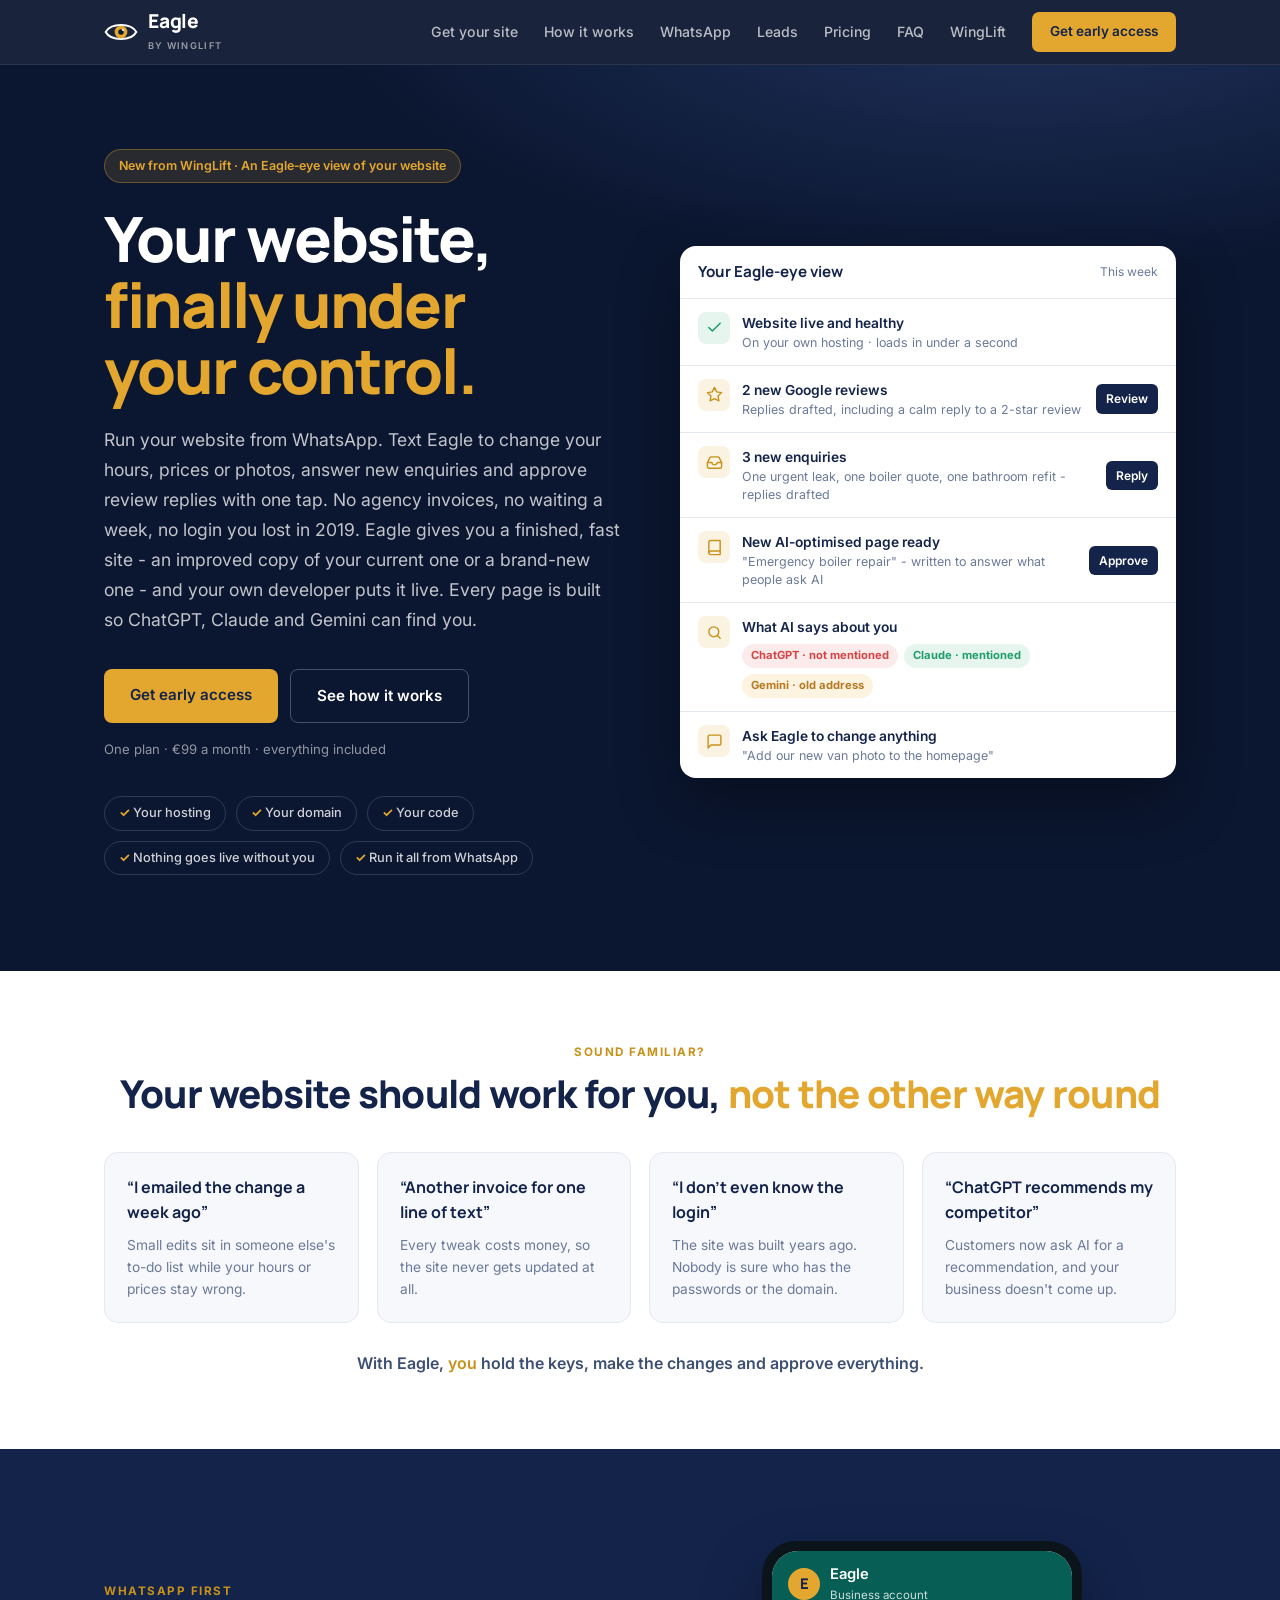
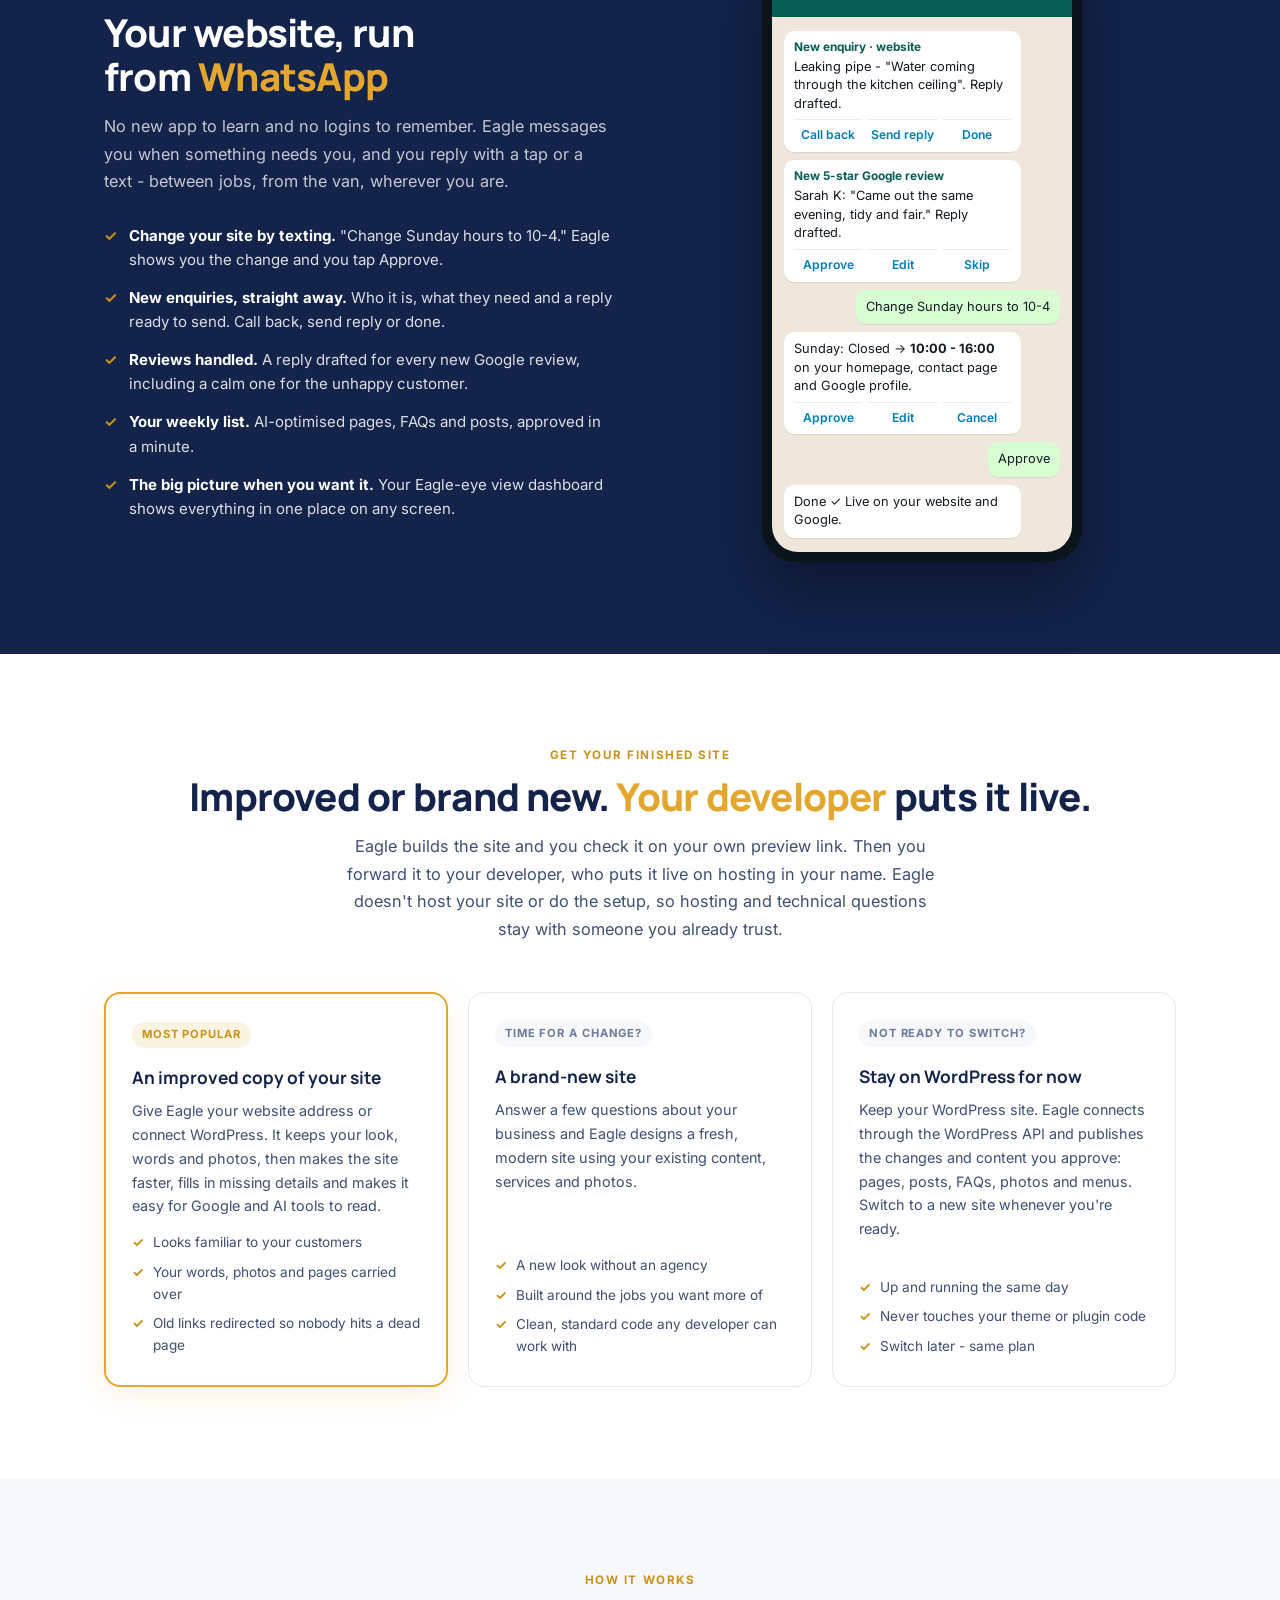
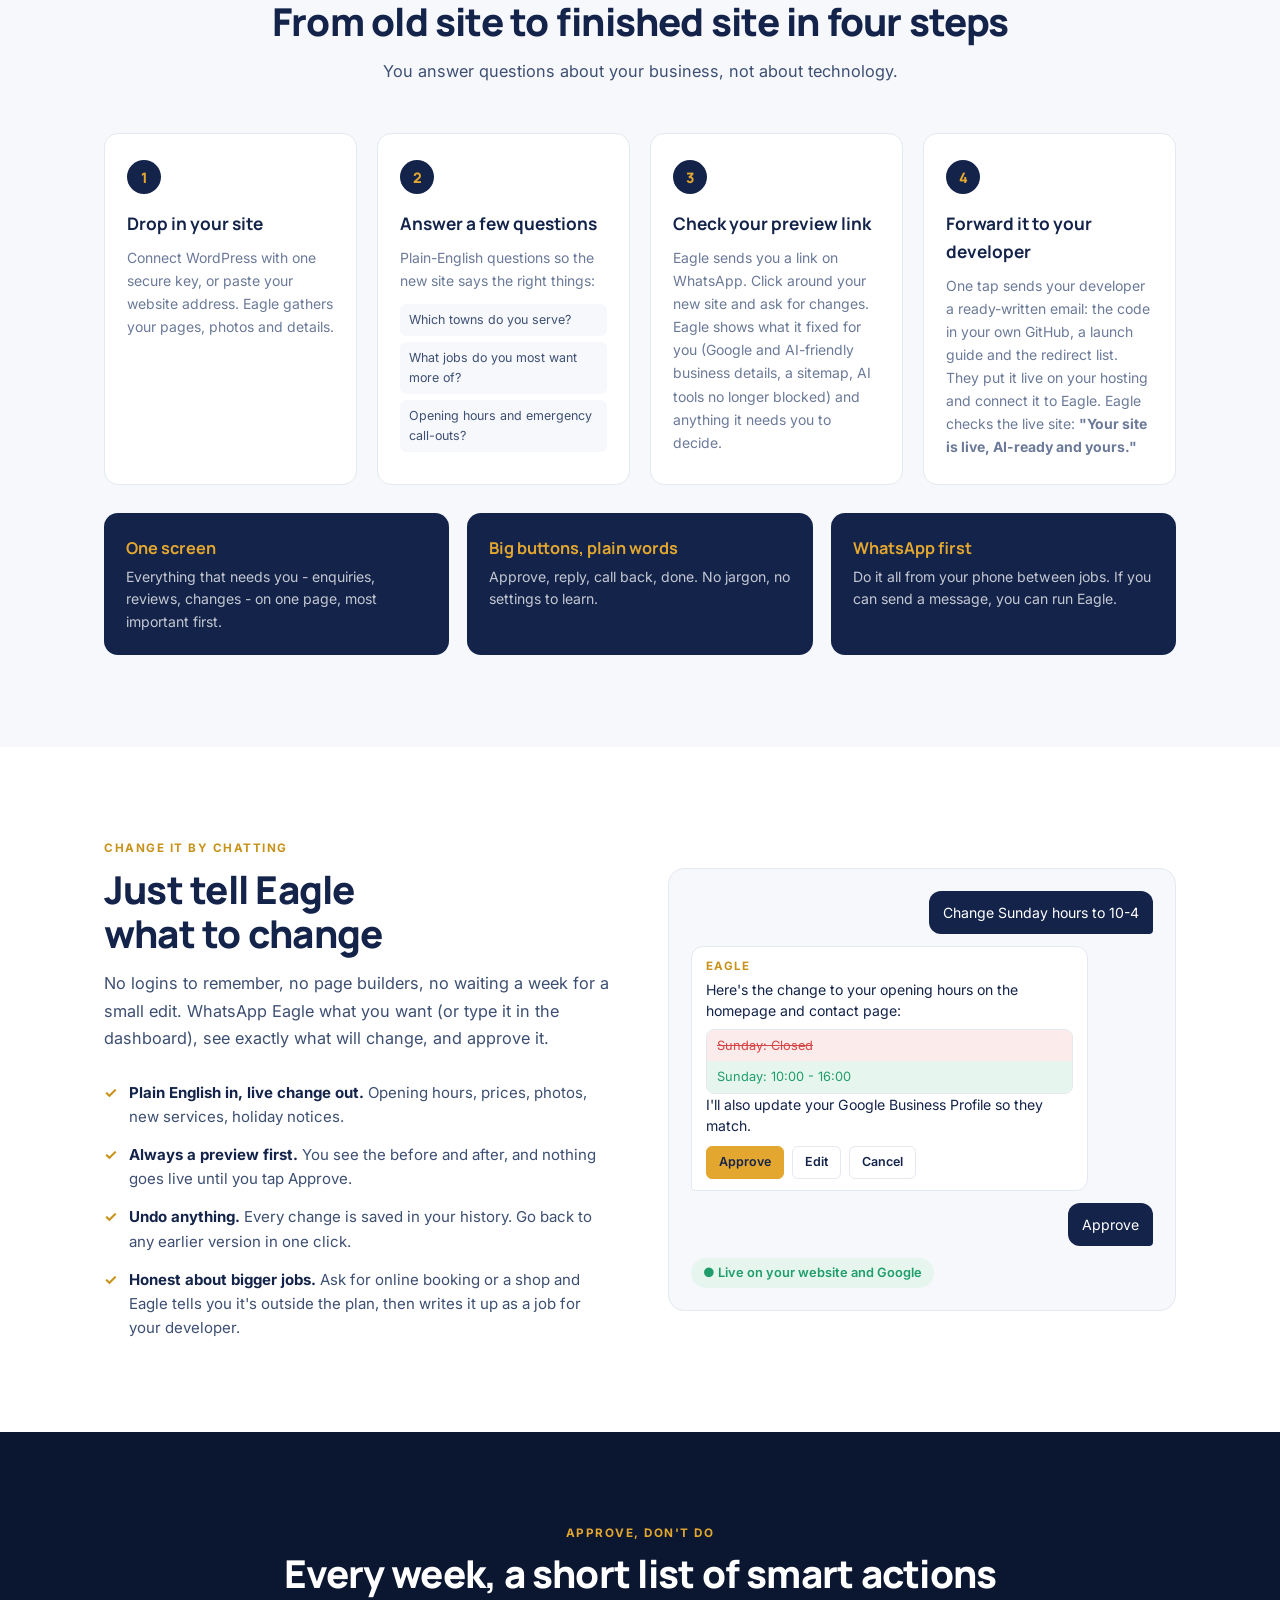
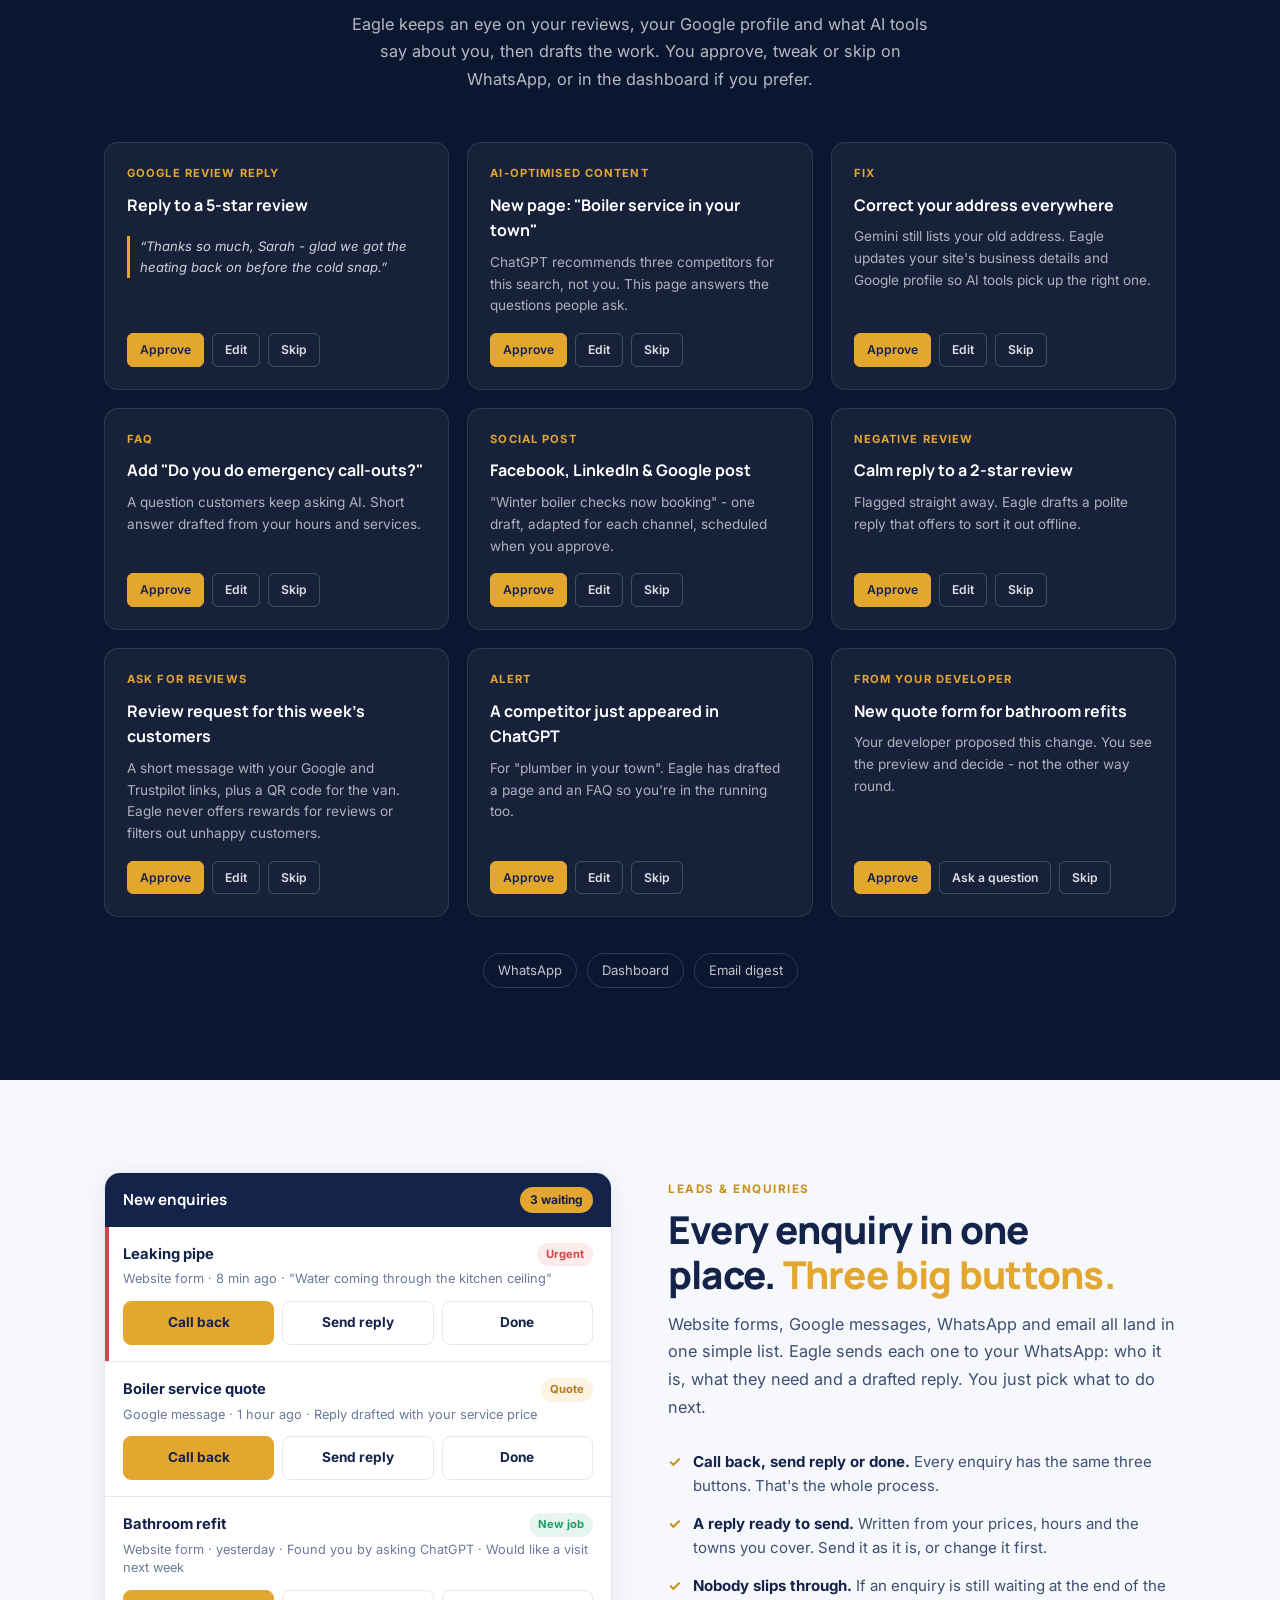
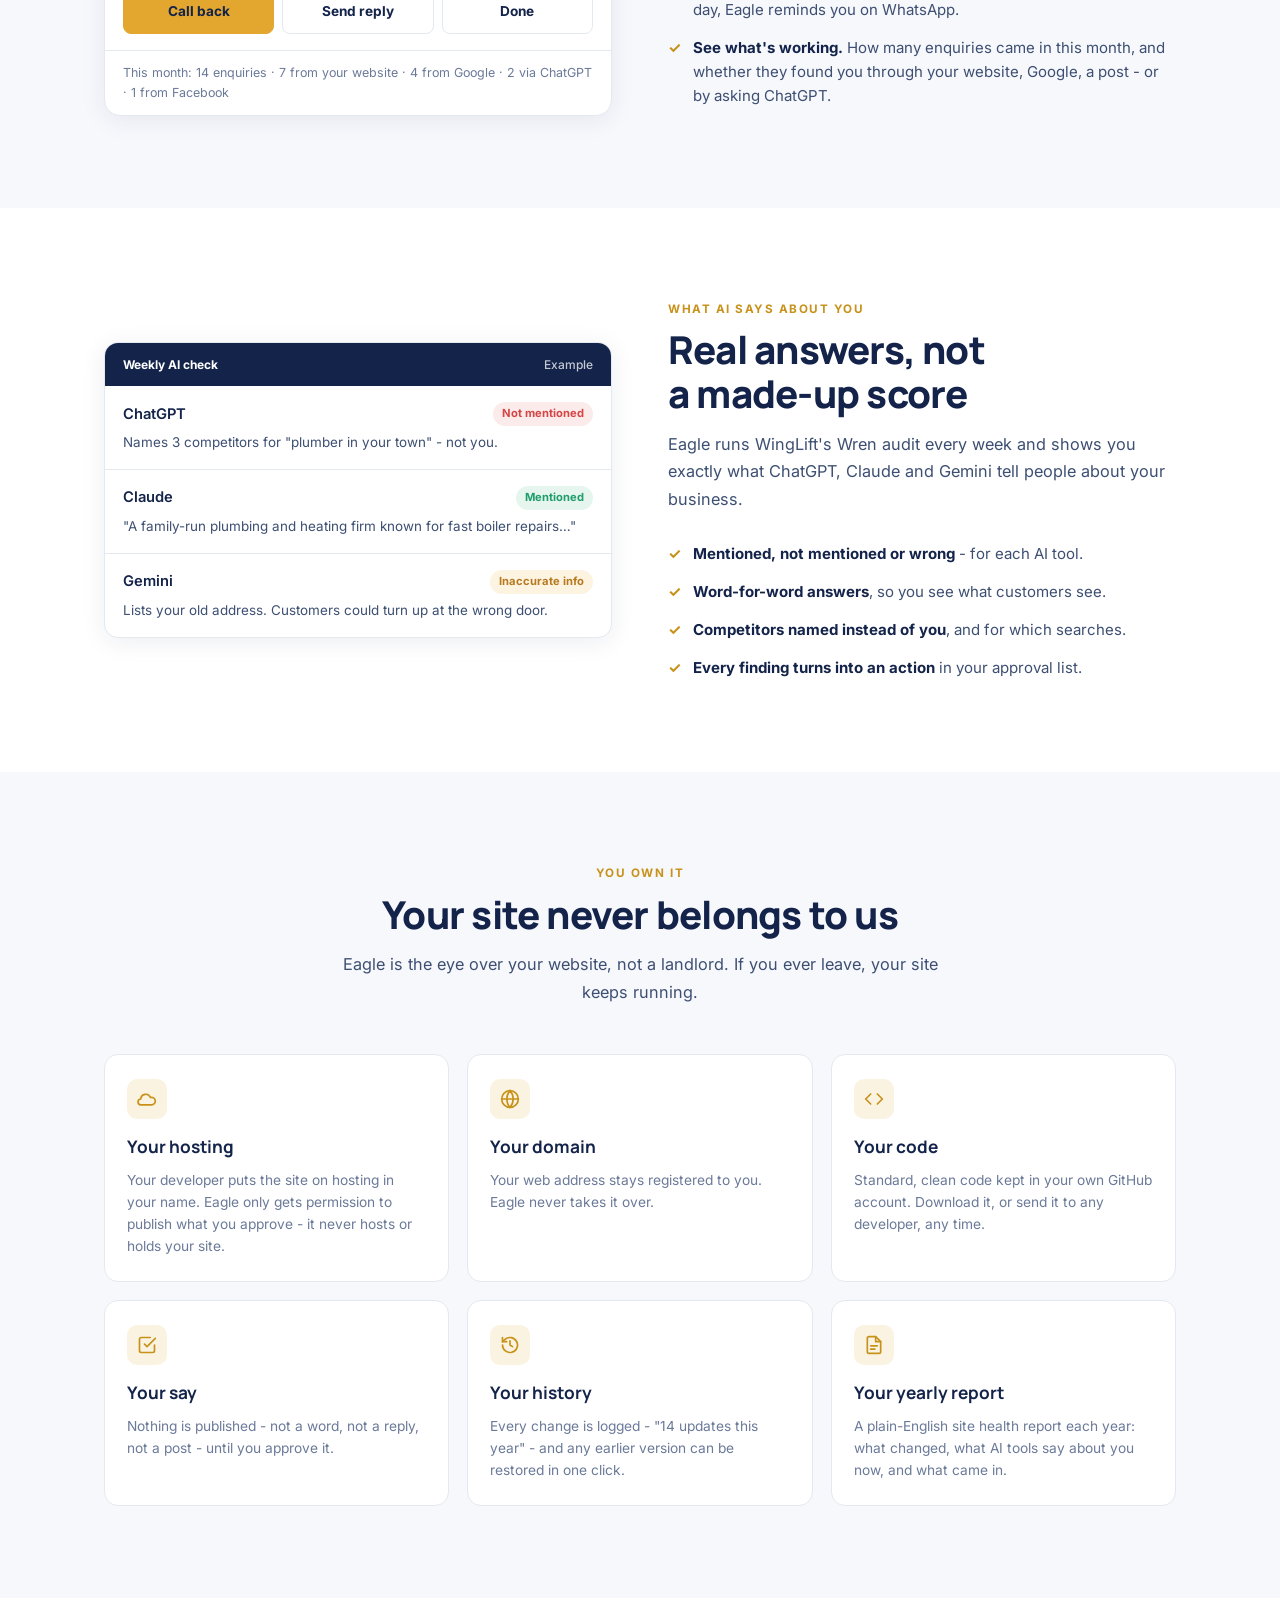
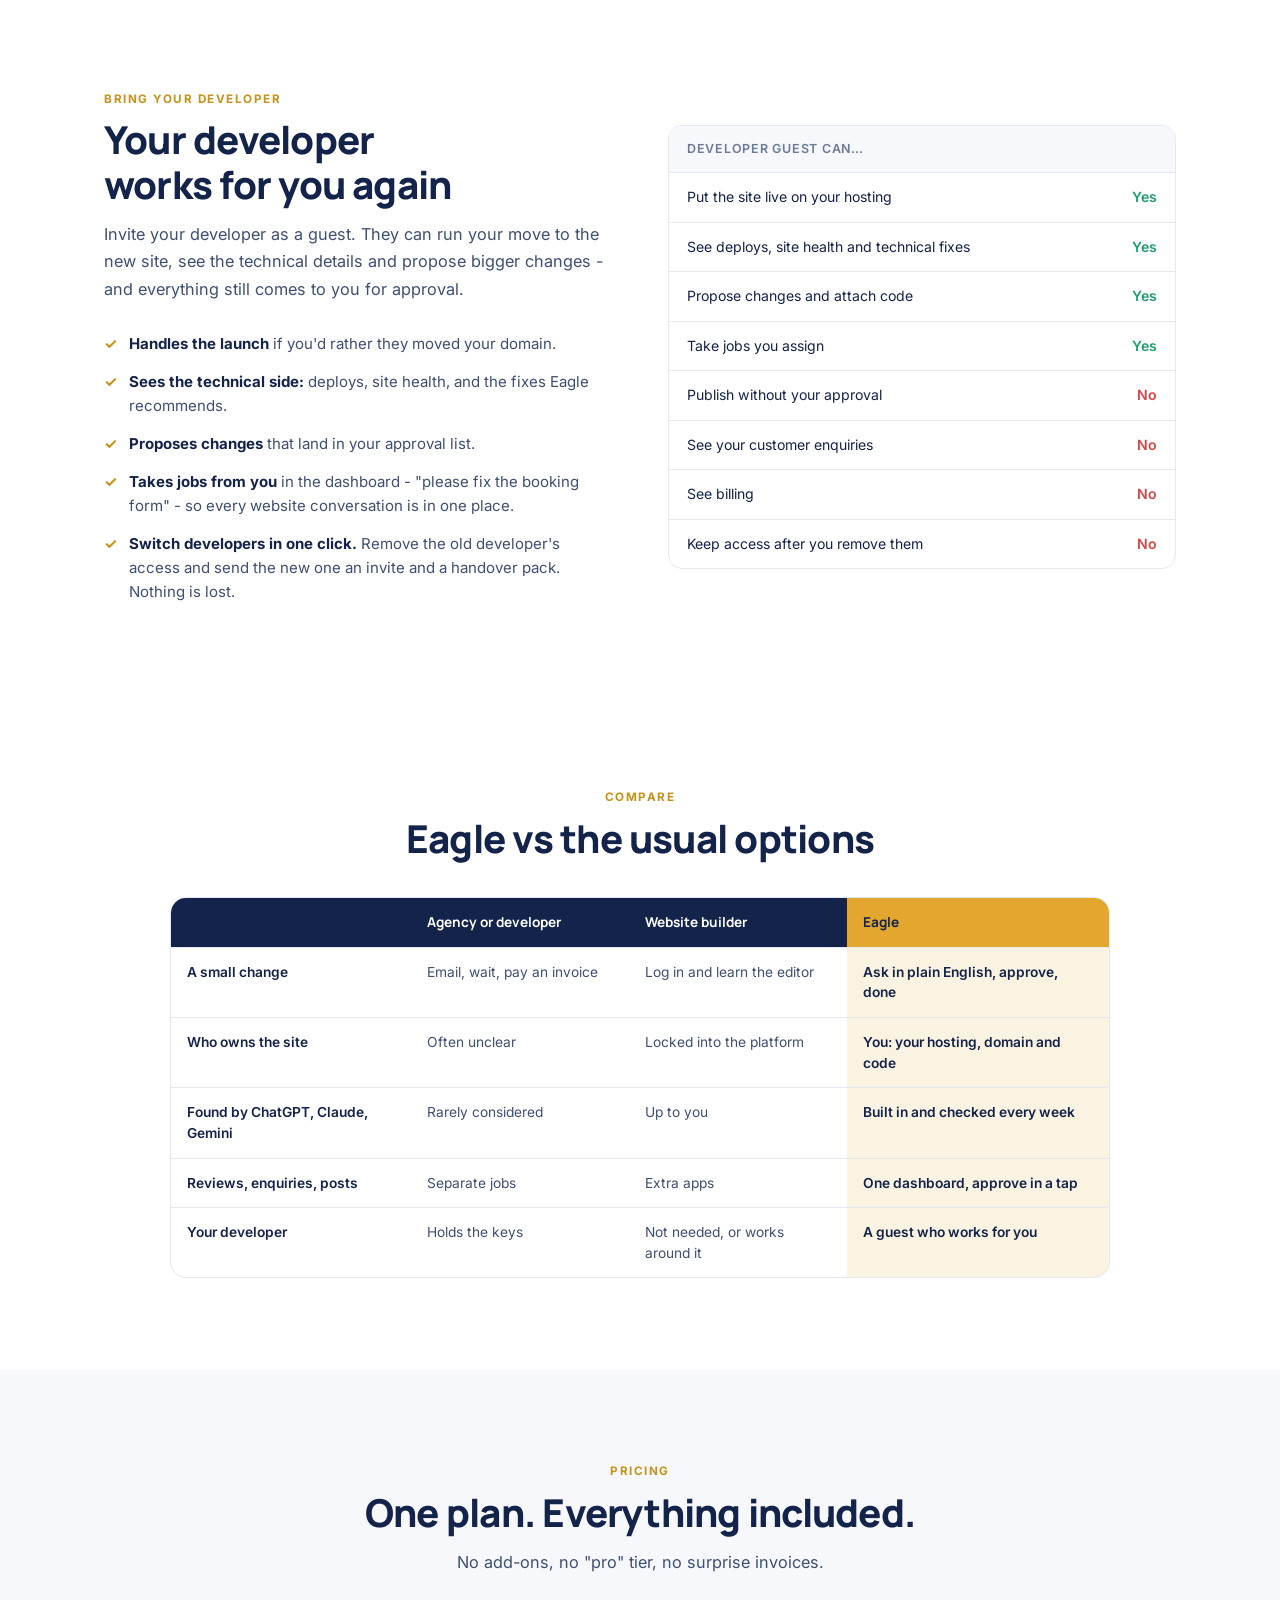
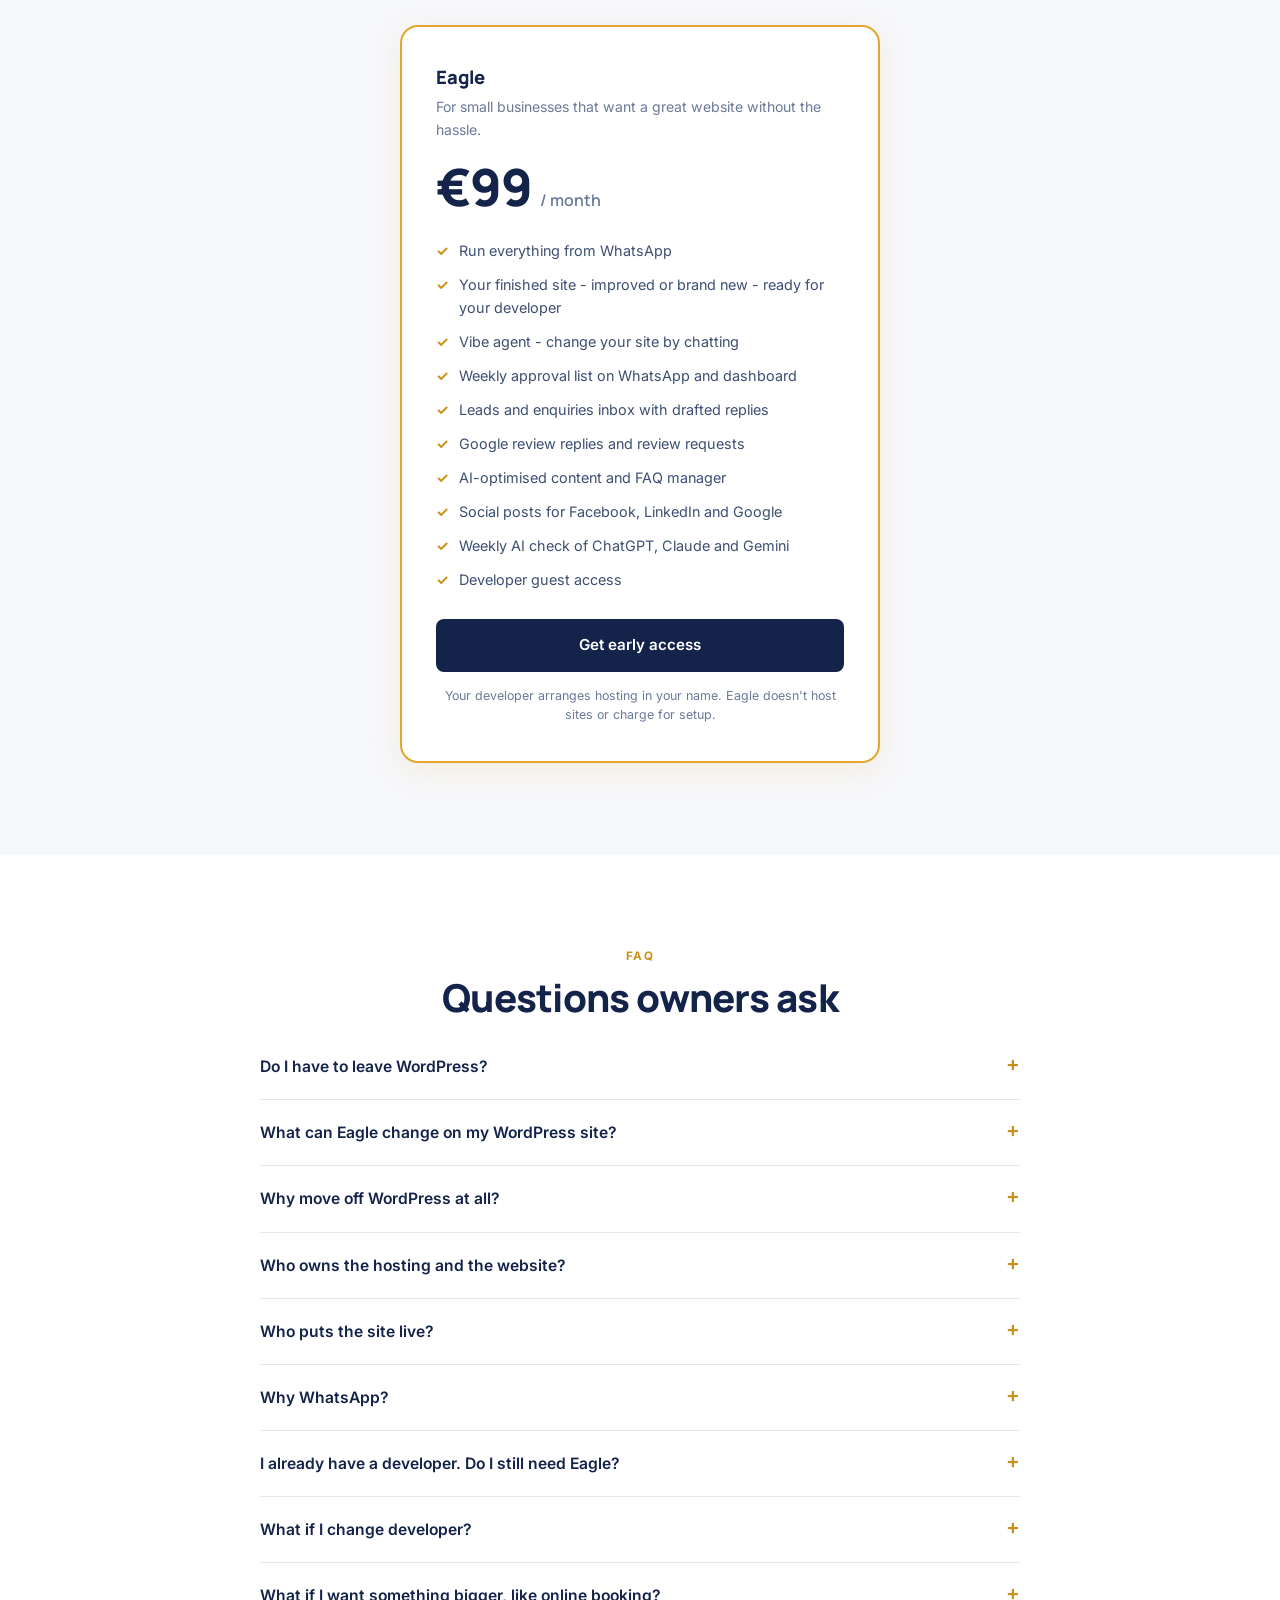
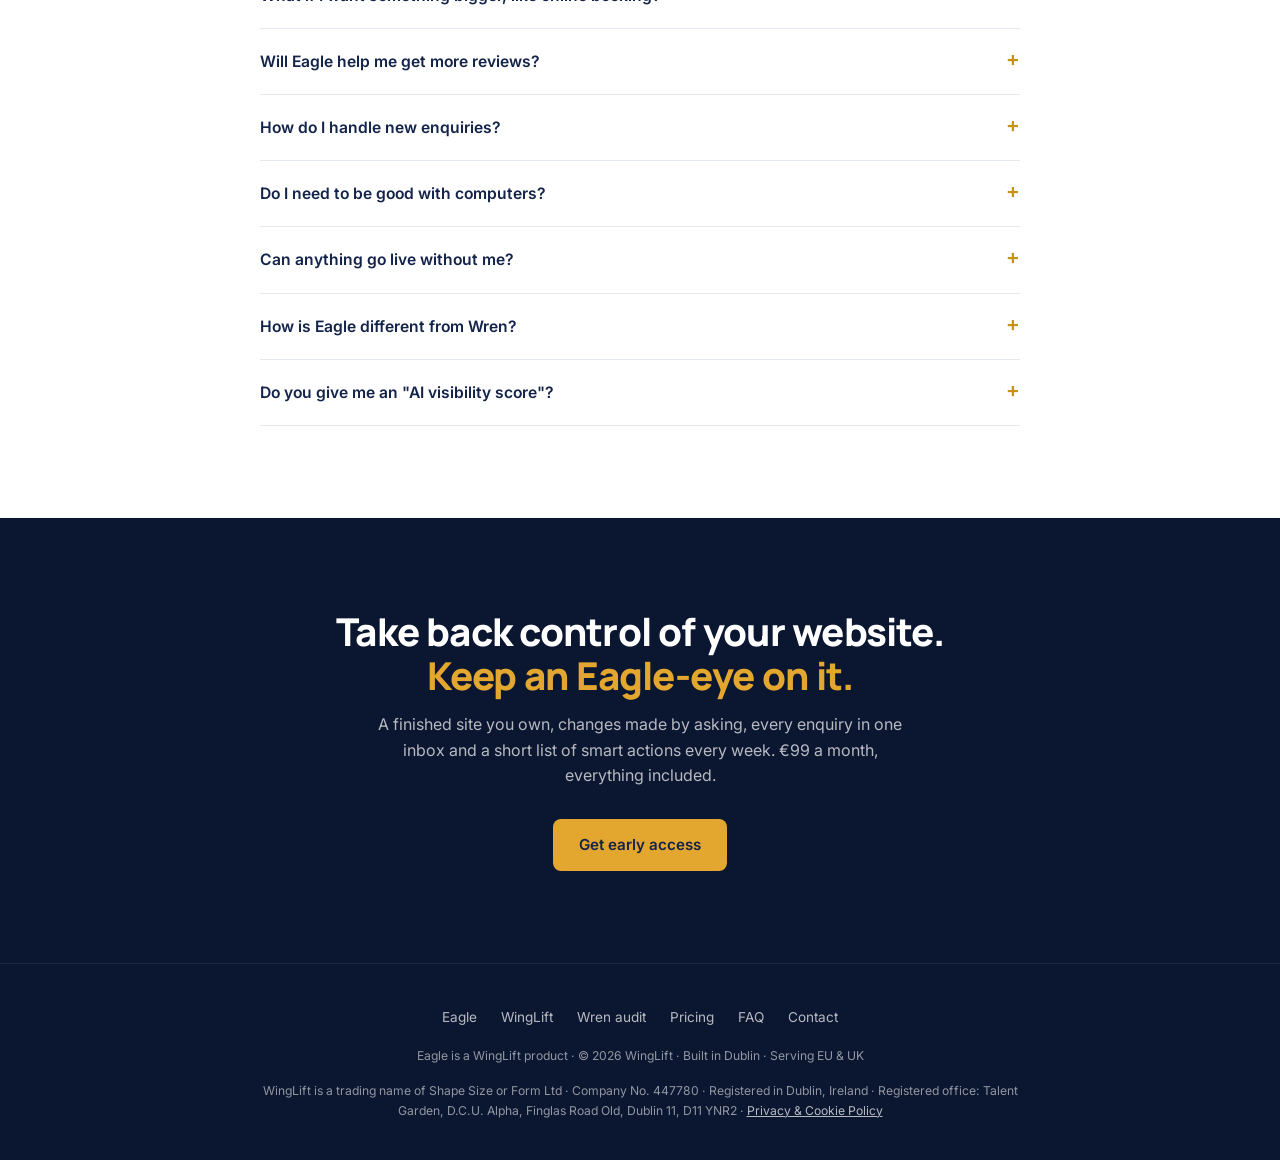
<file: site-preview/eagle.html>
<!DOCTYPE html>
<html lang="en" data-theme="light">
<head>
<meta charset="UTF-8">
<meta name="viewport" content="width=device-width, initial-scale=1.0">
<title>Eagle by WingLift - Your website, finally under your control</title>
<meta name="description" content="Eagle gives small business owners a finished website - an improved copy of their current site or a brand-new one - that their own developer puts live, then lets them run it from WhatsApp: change it just by asking, answer every enquiry and approve review replies, AI-optimised content, FAQs and posts.">
<meta name="robots" content="index, follow">
<meta property="og:type" content="website">
<meta property="og:url" content="https://winglift.io/eagle">
<meta property="og:title" content="Eagle by WingLift - Your website, finally under your control">
<meta property="og:description" content="A finished website your developer puts live, run from WhatsApp: changes made by asking, every enquiry in one place, and smart actions to approve every week. €99/month.">
<meta property="og:image" content="https://winglift.io/og-image.png">
<meta property="og:locale" content="en_GB">
<meta property="og:site_name" content="WingLift">
<link rel="canonical" href="https://winglift.io/eagle">
<script type="application/ld+json">
{
  "@context": "https://schema.org",
  "@type": "SoftwareApplication",
  "name": "Eagle by WingLift",
  "applicationCategory": "BusinessApplication",
  "operatingSystem": "Web",
  "url": "https://winglift.io/eagle",
  "description": "Eagle produces a finished small business website - an improved copy of the existing site (for example from WordPress) or a brand-new one - shown to the owner on an interactive preview link and handed to the owner's own developer to put live. The owner then runs it from WhatsApp: changing the site by asking, answering enquiries, and approving Google review replies, AI-optimised content, FAQs and social posts. Eagle does not host websites.",
  "offers": {
    "@type": "Offer",
    "name": "Eagle",
    "price": "99",
    "priceCurrency": "EUR",
    "billingDuration": "P1M"
  },
  "provider": {
    "@type": "Organization",
    "name": "WingLift",
    "legalName": "Shape Size or Form Ltd",
    "url": "https://winglift.io/"
  }
}
</script>
<link rel="preconnect" href="https://fonts.googleapis.com">
<link rel="stylesheet" href="https://fonts.googleapis.com/css2?family=Inter:wght@400;500;600;700&family=Manrope:wght@600;700;800&display=swap">
<style>
:root {
  --night: #0B1630; --navy: #13234A; --navy-80: #2B3D6B; --steel: #4A6CB7; --sky: #7B9ED9;
  --gold: #E3A72F; --gold-dk: #C8921A; --gold-soft: rgba(227,167,47,0.14);
  --bg: #FFFFFF; --surface: #F7F8FC; --border: #E4E8F0;
  --muted: #6B7A99; --fg: #13234A; --fg-soft: #3D4F72;
  --green: #1F9D6B; --red: #D64545; --amber: #B7791F;
  color-scheme: light;
}
*, *::before, *::after { box-sizing: border-box; margin: 0; padding: 0; }
html { scroll-behavior: smooth; }
html, body { background: var(--bg); color: var(--fg); font-family: 'Inter', system-ui, sans-serif; font-size: 16px; line-height: 1.6; -webkit-font-smoothing: antialiased; }
.container { max-width: 1120px; margin-inline: auto; padding-inline: 24px; }
a { color: inherit; }

/* Nav (Eagle-branded, dark) */
nav { position: sticky; top: 0; z-index: 100; background: rgba(11,22,48,0.94); backdrop-filter: blur(12px); -webkit-backdrop-filter: blur(12px); border-bottom: 1px solid rgba(255,255,255,0.08); }
.nav-inner { display: flex; align-items: center; justify-content: space-between; height: 64px; padding-inline: 24px; max-width: 1120px; margin-inline: auto; }
.eagle-logo { display: flex; align-items: center; gap: 10px; text-decoration: none; color: #fff; }
.eagle-logo svg { width: 34px; height: 34px; flex-shrink: 0; }
.eagle-word { font-family: 'Manrope', sans-serif; font-weight: 800; font-size: 1.2rem; letter-spacing: -0.01em; line-height: 1; }
.eagle-by { display: block; font-size: 0.58rem; font-weight: 600; letter-spacing: 0.14em; text-transform: uppercase; color: rgba(255,255,255,0.55); margin-top: 3px; }
.nav-right { display: flex; align-items: center; gap: 26px; }
.nav-right a { text-decoration: none; color: rgba(255,255,255,0.7); font-size: 0.88rem; font-weight: 500; transition: color 0.15s; }
.nav-right a:hover { color: #fff; }
.nav-right .nav-cta { background: var(--gold); color: var(--navy); padding: 9px 18px; border-radius: 7px; font-weight: 600; font-size: 0.85rem; }
.nav-right .nav-cta:hover { background: var(--gold-dk); color: var(--navy); }

section { padding-block: 92px; scroll-margin-top: 64px; }
.eyebrow { font-size: 0.73rem; font-weight: 700; letter-spacing: 0.13em; text-transform: uppercase; color: var(--gold-dk); margin-bottom: 10px; display: block; }
h1 { font-family: 'Manrope', sans-serif; font-size: clamp(2.4rem, 5.6vw, 3.9rem); font-weight: 800; line-height: 1.06; letter-spacing: -0.03em; text-wrap: balance; margin-bottom: 22px; }
h1 span, h2 span { color: var(--gold); }
h2 { font-family: 'Manrope', sans-serif; font-size: clamp(1.7rem, 3.2vw, 2.4rem); font-weight: 800; line-height: 1.15; letter-spacing: -0.02em; text-wrap: balance; margin-bottom: 14px; }
h3 { font-family: 'Manrope', sans-serif; font-size: 1.08rem; font-weight: 700; margin-bottom: 8px; }
.sub { font-size: 1.02rem; color: var(--fg-soft); max-width: 600px; line-height: 1.7; margin-bottom: 48px; }
.center { text-align: center; }
.center .sub { margin-inline: auto; }

.btn { display: inline-block; padding: 14px 26px; border-radius: 8px; font-weight: 600; font-size: 0.95rem; text-decoration: none; transition: background 0.15s, border-color 0.15s, transform 0.15s; }
.btn-gold { background: var(--gold); color: var(--navy); }
.btn-gold:hover { background: var(--gold-dk); transform: translateY(-1px); }
.btn-ghost-dark { border: 1.5px solid rgba(255,255,255,0.25); color: #fff; }
.btn-ghost-dark:hover { border-color: #fff; }
.btn-navy { display: block; width: 100%; text-align: center; background: var(--navy); color: #fff; }
.btn-navy:hover { background: var(--navy-80); }

/* Hero */
#hero { background: radial-gradient(1200px 500px at 80% -10%, rgba(74,108,183,0.35), transparent 60%), var(--night); color: #fff; padding-block: 84px 96px; overflow: hidden; }
.hero-grid { display: grid; grid-template-columns: 1.05fr 1fr; gap: 56px; align-items: center; }
.hero-kicker { display: inline-flex; align-items: center; gap: 8px; background: rgba(227,167,47,0.14); color: var(--gold); border: 1px solid rgba(227,167,47,0.35); border-radius: 999px; padding: 6px 14px; font-size: 0.78rem; font-weight: 600; margin-bottom: 22px; }
.hero-sub { font-size: 1.1rem; color: rgba(255,255,255,0.75); max-width: 560px; margin-bottom: 34px; line-height: 1.7; }
.hero-actions { display: flex; gap: 12px; flex-wrap: wrap; }
.hero-note { font-size: 0.82rem; color: rgba(255,255,255,0.55); margin-top: 16px; }
.pill-row { display: flex; gap: 10px; flex-wrap: wrap; margin-top: 36px; }
.pill { font-size: 0.8rem; font-weight: 500; color: rgba(255,255,255,0.8); border: 1px solid rgba(255,255,255,0.15); border-radius: 999px; padding: 6px 14px; }
.pill::before { content: "✓ "; color: var(--gold); font-weight: 700; }

/* Eagle-eye view card */
.eye-card { background: #fff; color: var(--fg); border-radius: 16px; box-shadow: 0 24px 60px rgba(0,0,0,0.35); overflow: hidden; }
.eye-top { display: flex; justify-content: space-between; align-items: center; padding: 14px 18px; border-bottom: 1px solid var(--border); }
.eye-top strong { font-family: 'Manrope', sans-serif; font-size: 0.95rem; }
.eye-top span { font-size: 0.75rem; color: var(--muted); }
.eye-row { display: flex; gap: 12px; align-items: flex-start; padding: 13px 18px; border-bottom: 1px solid var(--border); }
.eye-row:last-child { border-bottom: none; }
.eye-ico { width: 32px; height: 32px; border-radius: 8px; display: flex; align-items: center; justify-content: center; flex-shrink: 0; background: var(--gold-soft); color: var(--gold-dk); }
.eye-ico svg { width: 17px; height: 17px; }
.eye-ico.ok { background: #E6F6EF; color: var(--green); }
.eye-txt { flex: 1; min-width: 0; }
.eye-txt b { display: block; font-size: 0.86rem; font-weight: 600; }
.eye-txt small { display: block; font-size: 0.78rem; color: var(--muted); line-height: 1.45; }
.ai-chips { display: flex; gap: 6px; flex-wrap: wrap; margin-top: 6px; }
.chip { font-size: 0.7rem; font-weight: 700; padding: 3px 9px; border-radius: 999px; white-space: nowrap; }
.c-ok { background: #E6F6EF; color: var(--green); }
.c-no { background: #FCEBEB; color: var(--red); }
.c-warn { background: #FDF3E1; color: var(--amber); }
.eye-btn { font-size: 0.75rem; font-weight: 600; background: var(--navy); color: #fff; border-radius: 6px; padding: 5px 10px; white-space: nowrap; align-self: center; }

/* Paths */
.paths { display: grid; grid-template-columns: repeat(3, 1fr); gap: 20px; }
.path { border: 1px solid var(--border); border-radius: 16px; padding: 28px 26px; background: #fff; display: flex; flex-direction: column; }
.path.featured { border: 2px solid var(--gold); box-shadow: 0 8px 30px rgba(227,167,47,0.15); }
.path-tag { align-self: flex-start; font-size: 0.7rem; font-weight: 700; letter-spacing: 0.08em; text-transform: uppercase; padding: 4px 10px; border-radius: 999px; background: var(--surface); color: var(--muted); margin-bottom: 16px; }
.path.featured .path-tag { background: var(--gold-soft); color: var(--gold-dk); }
.path p { font-size: 0.9rem; color: var(--fg-soft); line-height: 1.65; margin-bottom: 14px; }
.path ul { list-style: none; display: flex; flex-direction: column; gap: 8px; margin-top: auto; }
.path li { font-size: 0.85rem; color: var(--fg-soft); display: flex; gap: 9px; }
.path li::before { content: "✓"; color: var(--gold-dk); font-weight: 700; }

/* Pain points */
#pain { background: #fff; padding-block: 72px; }
.pain-grid { display: grid; grid-template-columns: repeat(4, 1fr); gap: 18px; }
.pain { border: 1px solid var(--border); border-radius: 14px; padding: 22px; background: var(--surface); }
.pain q { display: block; font-family: 'Manrope', sans-serif; font-weight: 700; font-size: 1rem; color: var(--fg); margin-bottom: 8px; quotes: "\201C" "\201D"; }
.pain p { font-size: 0.86rem; color: var(--muted); line-height: 1.6; }
#pain .center, #compare .center { margin-bottom: 36px; }
.pain-fix { text-align: center; margin-top: 28px; font-weight: 600; color: var(--fg-soft); }
.pain-fix span { color: var(--gold-dk); }

/* WhatsApp */
#whatsapp { background: var(--navy); color: #fff; }
#whatsapp h2 { color: #fff; }
#whatsapp .sub { color: rgba(255,255,255,0.75); }
#whatsapp .check-list li { color: rgba(255,255,255,0.85); }
#whatsapp .check-list strong { color: #fff; }
.wa-phone { width: 320px; max-width: 100%; margin: 0 auto; background: #0b141a; border-radius: 34px; padding: 10px; box-shadow: 0 30px 60px rgba(0,0,0,0.35); }
.wa-screen { background: #efe7dc; border-radius: 26px; overflow: hidden; }
.wa-top { background: #075e54; color: #fff; padding: 12px 16px; display: flex; align-items: center; gap: 10px; font-weight: 600; font-size: 0.92rem; }
.wa-top small { display: block; font-weight: 400; font-size: 0.72rem; opacity: 0.8; }
.wa-av { width: 32px; height: 32px; border-radius: 50%; background: var(--gold); color: var(--navy); display: grid; place-items: center; font-weight: 800; font-family: 'Manrope', sans-serif; }
.wa-chat { padding: 14px 12px; display: flex; flex-direction: column; gap: 8px; }
.wa-b { max-width: 86%; background: #fff; color: #111b21; border-radius: 10px; padding: 8px 10px; font-size: 0.8rem; line-height: 1.45; box-shadow: 0 1px 1px rgba(0,0,0,0.08); }
.wa-b.me { align-self: flex-end; background: #d9fdd3; }
.wa-b b { display: block; font-size: 0.74rem; color: #075e54; margin-bottom: 2px; }
.wa-acts { display: flex; gap: 6px; margin-top: 6px; flex-wrap: wrap; }
.wa-acts span { flex: 1; text-align: center; border-top: 1px solid #e9edef; padding-top: 6px; color: #027eb5; font-weight: 600; font-size: 0.76rem; }

/* Steps */
#how { background: var(--surface); }
.steps { display: grid; grid-template-columns: repeat(4, 1fr); gap: 20px; counter-reset: s; }
.step { background: #fff; border: 1px solid var(--border); border-radius: 14px; padding: 26px 22px; position: relative; }
.step-num { font-family: 'Manrope', sans-serif; width: 34px; height: 34px; border-radius: 50%; background: var(--navy); color: var(--gold); font-weight: 800; display: flex; align-items: center; justify-content: center; margin-bottom: 16px; font-size: 0.9rem; }
.step p { font-size: 0.875rem; color: var(--muted); line-height: 1.65; }
.q-list { margin-top: 12px; display: flex; flex-direction: column; gap: 6px; }
.q-list span { font-size: 0.78rem; color: var(--fg-soft); background: var(--surface); border-radius: 6px; padding: 6px 9px; }

/* Split sections */
.split { display: grid; grid-template-columns: 1fr 1fr; gap: 56px; align-items: center; }
.split.rev > :first-child { order: 2; }
.check-list { list-style: none; display: flex; flex-direction: column; gap: 14px; }
.check-list li { display: flex; gap: 12px; font-size: 0.94rem; color: var(--fg-soft); line-height: 1.6; }
.check-list li::before { content: "✓"; color: var(--gold-dk); font-weight: 700; flex-shrink: 0; }
.check-list strong { color: var(--fg); }

/* Chat mock */
.chat { background: var(--surface); border: 1px solid var(--border); border-radius: 16px; padding: 22px; display: flex; flex-direction: column; gap: 12px; }
.msg { max-width: 86%; padding: 11px 14px; border-radius: 12px; font-size: 0.88rem; line-height: 1.5; }
.msg.me { align-self: flex-end; background: var(--navy); color: #fff; border-bottom-right-radius: 4px; }
.msg.ea { align-self: flex-start; background: #fff; border: 1px solid var(--border); border-bottom-left-radius: 4px; }
.msg.ea b { display: block; font-size: 0.72rem; text-transform: uppercase; letter-spacing: 0.08em; color: var(--gold-dk); margin-bottom: 4px; }
.diff { margin-top: 8px; font-size: 0.8rem; border-radius: 8px; overflow: hidden; border: 1px solid var(--border); }
.diff div { padding: 6px 10px; }
.diff .old { background: #FCEBEB; color: var(--red); text-decoration: line-through; }
.diff .new { background: #E6F6EF; color: var(--green); }
.msg-actions { display: flex; gap: 8px; margin-top: 10px; }
.msg-actions span { font-size: 0.78rem; font-weight: 600; padding: 6px 12px; border-radius: 6px; border: 1px solid var(--border); }
.msg-actions .ap { background: var(--gold); border-color: var(--gold); color: var(--navy); }
.live { align-self: flex-start; font-size: 0.8rem; font-weight: 600; color: var(--green); background: #E6F6EF; border-radius: 999px; padding: 5px 12px; }

/* Approvals */
#approve { background: var(--night); color: #fff; }
#approve .sub { color: rgba(255,255,255,0.7); }
#approve .eyebrow { color: var(--gold); }
.queue { display: grid; grid-template-columns: repeat(3, 1fr); gap: 18px; }
.qcard { background: rgba(255,255,255,0.05); border: 1px solid rgba(255,255,255,0.1); border-radius: 14px; padding: 22px; display: flex; flex-direction: column; }
.qtype { font-size: 0.7rem; font-weight: 700; letter-spacing: 0.1em; text-transform: uppercase; color: var(--gold); margin-bottom: 10px; }
.qcard h3 { color: #fff; font-size: 1rem; }
.qcard p { font-size: 0.85rem; color: rgba(255,255,255,0.65); line-height: 1.6; }
.qcard q { display: block; font-style: italic; font-size: 0.82rem; color: rgba(255,255,255,0.8); border-left: 3px solid var(--gold); padding-left: 10px; margin-top: 10px; }
.qbtns { display: flex; gap: 8px; margin-top: auto; padding-top: 16px; }
.qbtns span { font-size: 0.76rem; font-weight: 600; padding: 6px 12px; border-radius: 6px; border: 1px solid rgba(255,255,255,0.2); color: rgba(255,255,255,0.85); }
.qbtns .ap { background: var(--gold); border-color: var(--gold); color: var(--navy); }
.channels { display: flex; gap: 10px; justify-content: center; flex-wrap: wrap; margin-top: 36px; }
.channels span { font-size: 0.82rem; color: rgba(255,255,255,0.75); border: 1px solid rgba(255,255,255,0.15); border-radius: 999px; padding: 6px 14px; }

/* Findings */
.report-card { background: #fff; border: 1px solid var(--border); border-radius: 14px; overflow: hidden; box-shadow: 0 4px 24px rgba(19,35,74,0.08); }
.report-top { background: var(--navy); color: rgba(255,255,255,0.75); font-size: 0.75rem; font-weight: 500; padding: 12px 18px; display: flex; justify-content: space-between; }
.report-top strong { color: #fff; }
.ai-finding { padding: 16px 18px; border-bottom: 1px solid var(--border); }
.ai-finding:last-child { border-bottom: none; }
.ai-head { display: flex; align-items: center; justify-content: space-between; gap: 10px; margin-bottom: 6px; font-weight: 600; font-size: 0.92rem; }
.ai-finding p { font-size: 0.84rem; color: var(--fg-soft); line-height: 1.55; }

/* Own it */
#own { background: var(--surface); }
.own-grid { display: grid; grid-template-columns: repeat(3, 1fr); gap: 18px; }
.own { background: #fff; border: 1px solid var(--border); border-radius: 14px; padding: 24px 22px; }
.own-ico { width: 40px; height: 40px; border-radius: 10px; background: var(--gold-soft); color: var(--gold-dk); display: flex; align-items: center; justify-content: center; margin-bottom: 14px; }
.own-ico svg { width: 20px; height: 20px; }
.own p { font-size: 0.86rem; color: var(--muted); line-height: 1.6; }

/* Developer */
.perm-card { border: 1px solid var(--border); border-radius: 14px; overflow: hidden; background: #fff; }
.perm-row { display: flex; justify-content: space-between; gap: 12px; padding: 13px 18px; border-bottom: 1px solid var(--border); font-size: 0.88rem; }
.perm-row:last-child { border-bottom: none; }
.perm-row.head { background: var(--surface); font-weight: 600; font-size: 0.78rem; text-transform: uppercase; letter-spacing: 0.06em; color: var(--muted); }
.yes { color: var(--green); font-weight: 600; white-space: nowrap; }
.no { color: var(--red); font-weight: 600; white-space: nowrap; }
/* Leads */
#leads { background: var(--surface); }
.inbox { background: #fff; border: 1px solid var(--border); border-radius: 16px; overflow: hidden; box-shadow: 0 4px 24px rgba(19,35,74,0.08); }
.inbox-top { display: flex; justify-content: space-between; align-items: center; padding: 14px 18px; background: var(--navy); color: #fff; }
.inbox-top strong { font-family: 'Manrope', sans-serif; font-size: 0.95rem; }
.inbox-count { font-size: 0.75rem; font-weight: 700; background: var(--gold); color: var(--navy); border-radius: 999px; padding: 3px 10px; }
.lead { padding: 16px 18px; border-bottom: 1px solid var(--border); }
.lead.urgent { box-shadow: inset 4px 0 0 var(--red); }
.lead-head { display: flex; justify-content: space-between; align-items: center; gap: 10px; }
.lead-head b { font-size: 0.92rem; }
.lead small { display: block; font-size: 0.8rem; color: var(--muted); line-height: 1.45; margin-top: 4px; }
.lead-btns { display: flex; gap: 8px; margin-top: 12px; }
.lead-btns span { flex: 1; text-align: center; font-size: 0.85rem; font-weight: 700; padding: 10px 6px; border-radius: 8px; border: 1px solid var(--border); white-space: nowrap; }
.lead-btns .ap { background: var(--gold); border-color: var(--gold); color: var(--navy); }
.inbox-foot { padding: 12px 18px; font-size: 0.78rem; color: var(--muted); }

/* Simple */
.simple { display: grid; grid-template-columns: repeat(3, 1fr); gap: 18px; margin-top: 28px; }
.simple div { background: var(--navy); color: rgba(255,255,255,0.75); border-radius: 14px; padding: 22px; font-size: 0.88rem; line-height: 1.6; }
.simple b { display: block; color: var(--gold); font-family: 'Manrope', sans-serif; font-size: 1.02rem; margin-bottom: 4px; }

.mid { color: var(--amber); font-weight: 600; white-space: nowrap; }

/* Compare */
.compare { max-width: 940px; margin: 0 auto; border: 1px solid var(--border); border-radius: 16px; overflow: hidden; background: #fff; }
.cmp-row { display: grid; grid-template-columns: 1.1fr 1fr 1fr 1.2fr; border-bottom: 1px solid var(--border); }
.cmp-row:last-child { border-bottom: none; }
.cmp-row > div { padding: 14px 16px; font-size: 0.86rem; color: var(--fg-soft); line-height: 1.5; }
.cmp-row > div:first-child { font-weight: 600; color: var(--fg); }
.cmp-row > div:last-child { background: var(--gold-soft); color: var(--fg); font-weight: 600; }
.cmp-row.head > div { background: var(--navy); color: #fff; font-family: 'Manrope', sans-serif; font-weight: 700; font-size: 0.85rem; }
.cmp-row.head > div:last-child { background: var(--gold); color: var(--navy); }

/* Pricing */
#pricing { background: var(--surface); }
.price-card { max-width: 480px; margin: 0 auto; background: #fff; border: 2px solid var(--gold); border-radius: 18px; padding: 36px 34px; box-shadow: 0 8px 32px rgba(227,167,47,0.15); }
.price-name { font-family: 'Manrope', sans-serif; font-weight: 800; font-size: 1.15rem; margin-bottom: 4px; }
.price-desc { font-size: 0.88rem; color: var(--muted); margin-bottom: 20px; }
.price { font-family: 'Manrope', sans-serif; font-size: 3.2rem; font-weight: 800; letter-spacing: -0.03em; line-height: 1; }
.price small { font-size: 1rem; font-weight: 600; color: var(--muted); letter-spacing: 0; }
.price-card ul { list-style: none; margin: 26px 0 28px; display: flex; flex-direction: column; gap: 11px; text-align: left; }
.price-card li { font-size: 0.9rem; color: var(--fg-soft); display: flex; gap: 10px; }
.price-card li::before { content: "✓"; color: var(--gold-dk); font-weight: 700; }
.price-foot { font-size: 0.78rem; color: var(--muted); margin-top: 14px; text-align: center; }

/* FAQ */
.faq-list { max-width: 760px; margin: 0 auto; }
.faq-item { border-bottom: 1px solid var(--border); }
.faq-item summary { cursor: pointer; list-style: none; padding: 20px 0; font-weight: 600; font-size: 0.98rem; display: flex; justify-content: space-between; gap: 16px; }
.faq-item summary::-webkit-details-marker { display: none; }
.faq-item summary::after { content: "+"; color: var(--gold-dk); font-size: 1.3rem; line-height: 1; }
.faq-item[open] summary::after { content: "−"; }
.faq-item p { font-size: 0.92rem; color: var(--fg-soft); line-height: 1.7; padding-bottom: 20px; }

/* CTA + footer */
#cta { background: var(--night); color: #fff; text-align: center; }
#cta h2 { color: #fff; }
#cta p { color: rgba(255,255,255,0.7); max-width: 540px; margin: 0 auto 30px; }
footer { background: var(--night); border-top: 1px solid rgba(255,255,255,0.08); padding-block: 40px; color: rgba(255,255,255,0.55); }
.footer-inner { max-width: 1120px; margin-inline: auto; padding-inline: 24px; display: flex; flex-direction: column; align-items: center; gap: 16px; text-align: center; }
.footer-links { list-style: none; display: flex; gap: 24px; flex-wrap: wrap; justify-content: center; }
.footer-links a { text-decoration: none; font-size: 0.85rem; color: rgba(255,255,255,0.7); }
.footer-links a:hover { color: #fff; }
.footer-copy, .footer-legal { font-size: 0.76rem; line-height: 1.6; max-width: 760px; }
.footer-legal a { color: rgba(255,255,255,0.7); }

@media (max-width: 960px) {
  .hero-grid, .split { grid-template-columns: 1fr; gap: 40px; }
  .split.rev > :first-child { order: 0; }
  .paths, .queue, .simple { grid-template-columns: 1fr; }
  .steps, .own-grid, .pain-grid { grid-template-columns: 1fr 1fr; }
  .nav-right a:not(.nav-cta) { display: none; }
}
@media (max-width: 560px) {
  section { padding-block: 64px; }
  .steps, .own-grid, .pain-grid { grid-template-columns: 1fr; }
  .cmp-row { grid-template-columns: 1fr; }
  .cmp-row.head { display: none; }
  .cmp-row > div { padding: 8px 16px; }
  .cmp-row > div:first-child { padding-top: 14px; font-family: 'Manrope', sans-serif; }
  .cmp-row > div:last-child { padding-bottom: 14px; }
  .cmp-row > div[data-l]::before { content: attr(data-l); display: block; font-size: 0.68rem; font-weight: 700; letter-spacing: 0.06em; text-transform: uppercase; color: var(--muted); }
  .price-card { padding: 28px 22px; }
  .eye-btn { display: none; }
}
</style>
</head>
<body>

<nav>
  <div class="nav-inner">
    <a href="/site-preview/eagle" class="eagle-logo" aria-label="Eagle by WingLift">
      <svg viewBox="0 0 40 40" xmlns="http://www.w3.org/2000/svg" aria-hidden="true">
        <path d="M2 20 C8 9 32 9 38 20 C32 31 8 31 2 20 Z" fill="none" stroke="#fff" stroke-width="2.4" stroke-linejoin="round"/>
        <circle cx="20" cy="20" r="7.5" fill="#E3A72F"/>
        <circle cx="20" cy="20" r="3.2" fill="#0B1630"/>
        <circle cx="22.4" cy="17.6" r="1.3" fill="#fff"/>
      </svg>
      <span><span class="eagle-word">Eagle</span><span class="eagle-by">by WingLift</span></span>
    </a>
    <div class="nav-right">
      <a href="#paths">Get your site</a>
      <a href="#how">How it works</a>
      <a href="#whatsapp">WhatsApp</a>
      <a href="#leads">Leads</a>
      <a href="#pricing">Pricing</a>
      <a href="#faq">FAQ</a>
      <a href="/site-preview/">WingLift</a>
      <a href="/site-preview/#cta" class="nav-cta">Get early access</a>
    </div>
  </div>
</nav>

<main>

<!-- HERO -->
<section id="hero">
  <div class="container hero-grid">
    <div>
      <span class="hero-kicker">New from WingLift · An Eagle&#8209;eye view of your website</span>
      <h1>Your website, <span>finally under your control.</span></h1>
      <p class="hero-sub">Run your website from WhatsApp. Text Eagle to change your hours, prices or photos, answer new enquiries and approve review replies with one tap. No agency invoices, no waiting a week, no login you lost in 2019. Eagle gives you a finished, fast site - an improved copy of your current one or a brand-new one - and your own developer puts it live. Every page is built so ChatGPT, Claude and Gemini can find you.</p>
      <div class="hero-actions">
        <a href="/site-preview/#cta" class="btn btn-gold">Get early access</a>
        <a href="#how" class="btn btn-ghost-dark">See how it works</a>
      </div>
      <p class="hero-note">One plan · €99 a month · everything included</p>
      <div class="pill-row">
        <span class="pill">Your hosting</span>
        <span class="pill">Your domain</span>
        <span class="pill">Your code</span>
        <span class="pill">Nothing goes live without you</span>
        <span class="pill">Run it all from WhatsApp</span>
      </div>
    </div>

    <div class="eye-card" aria-label="Example Eagle-eye view">
      <div class="eye-top"><strong>Your Eagle-eye view</strong><span>This week</span></div>
      <div class="eye-row">
        <div class="eye-ico ok"><svg viewBox="0 0 24 24" fill="none" stroke="currentColor" stroke-width="2.2" stroke-linecap="round" stroke-linejoin="round"><path d="M20 6 9 17l-5-5"/></svg></div>
        <div class="eye-txt"><b>Website live and healthy</b><small>On your own hosting · loads in under a second</small></div>
      </div>
      <div class="eye-row">
        <div class="eye-ico"><svg viewBox="0 0 24 24" fill="none" stroke="currentColor" stroke-width="2" stroke-linecap="round" stroke-linejoin="round"><path d="m12 2 3.1 6.3 6.9 1-5 4.9 1.2 6.8L12 17.8 5.8 21l1.2-6.8-5-4.9 6.9-1z"/></svg></div>
        <div class="eye-txt"><b>2 new Google reviews</b><small>Replies drafted, including a calm reply to a 2-star review</small></div>
        <span class="eye-btn">Review</span>
      </div>
      <div class="eye-row">
        <div class="eye-ico"><svg viewBox="0 0 24 24" fill="none" stroke="currentColor" stroke-width="2" stroke-linecap="round" stroke-linejoin="round"><path d="M22 12h-6l-2 3h-4l-2-3H2"/><path d="M5.45 5.11 2 12v6a2 2 0 0 0 2 2h16a2 2 0 0 0 2-2v-6l-3.45-6.89A2 2 0 0 0 16.76 4H7.24a2 2 0 0 0-1.79 1.11z"/></svg></div>
        <div class="eye-txt"><b>3 new enquiries</b><small>One urgent leak, one boiler quote, one bathroom refit - replies drafted</small></div>
        <span class="eye-btn">Reply</span>
      </div>
      <div class="eye-row">
        <div class="eye-ico"><svg viewBox="0 0 24 24" fill="none" stroke="currentColor" stroke-width="2" stroke-linecap="round" stroke-linejoin="round"><path d="M4 19.5A2.5 2.5 0 0 1 6.5 17H20"/><path d="M6.5 2H20v20H6.5A2.5 2.5 0 0 1 4 19.5v-15A2.5 2.5 0 0 1 6.5 2z"/></svg></div>
        <div class="eye-txt"><b>New AI-optimised page ready</b><small>"Emergency boiler repair" - written to answer what people ask AI</small></div>
        <span class="eye-btn">Approve</span>
      </div>
      <div class="eye-row">
        <div class="eye-ico"><svg viewBox="0 0 24 24" fill="none" stroke="currentColor" stroke-width="2" stroke-linecap="round" stroke-linejoin="round"><circle cx="11" cy="11" r="7"/><path d="m20 20-3.5-3.5"/></svg></div>
        <div class="eye-txt"><b>What AI says about you</b>
          <div class="ai-chips"><span class="chip c-no">ChatGPT · not mentioned</span><span class="chip c-ok">Claude · mentioned</span><span class="chip c-warn">Gemini · old address</span></div>
        </div>
      </div>
      <div class="eye-row">
        <div class="eye-ico"><svg viewBox="0 0 24 24" fill="none" stroke="currentColor" stroke-width="2" stroke-linecap="round" stroke-linejoin="round"><path d="M21 15a2 2 0 0 1-2 2H7l-4 4V5a2 2 0 0 1 2-2h14a2 2 0 0 1 2 2z"/></svg></div>
        <div class="eye-txt"><b>Ask Eagle to change anything</b><small>"Add our new van photo to the homepage"</small></div>
      </div>
    </div>
  </div>
</section>

<!-- PAIN -->
<section id="pain">
  <div class="container">
    <div class="center">
      <span class="eyebrow">Sound familiar?</span>
      <h2>Your website should work for you, <span>not the other way round</span></h2>
    </div>
    <div class="pain-grid">
      <div class="pain"><q>I emailed the change a week ago</q><p>Small edits sit in someone else's to-do list while your hours or prices stay wrong.</p></div>
      <div class="pain"><q>Another invoice for one line of text</q><p>Every tweak costs money, so the site never gets updated at all.</p></div>
      <div class="pain"><q>I don't even know the login</q><p>The site was built years ago. Nobody is sure who has the passwords or the domain.</p></div>
      <div class="pain"><q>ChatGPT recommends my competitor</q><p>Customers now ask AI for a recommendation, and your business doesn't come up.</p></div>
    </div>
    <p class="pain-fix">With Eagle, <span>you</span> hold the keys, make the changes and approve everything.</p>
  </div>
</section>

<!-- WHATSAPP -->
<section id="whatsapp">
  <div class="container split">
    <div>
      <span class="eyebrow">WhatsApp first</span>
      <h2>Your website, run from <span>WhatsApp</span></h2>
      <p class="sub" style="margin-bottom:28px">No new app to learn and no logins to remember. Eagle messages you when something needs you, and you reply with a tap or a text - between jobs, from the van, wherever you are.</p>
      <ul class="check-list">
        <li><span><strong>Change your site by texting.</strong> "Change Sunday hours to 10-4." Eagle shows you the change and you tap Approve.</span></li>
        <li><span><strong>New enquiries, straight away.</strong> Who it is, what they need and a reply ready to send. Call back, send reply or done.</span></li>
        <li><span><strong>Reviews handled.</strong> A reply drafted for every new Google review, including a calm one for the unhappy customer.</span></li>
        <li><span><strong>Your weekly list.</strong> AI-optimised pages, FAQs and posts, approved in a minute.</span></li>
        <li><span><strong>The big picture when you want it.</strong> Your Eagle-eye view dashboard shows everything in one place on any screen.</span></li>
      </ul>
    </div>
    <div class="wa-phone" aria-label="Example Eagle WhatsApp chat">
      <div class="wa-screen">
        <div class="wa-top"><span class="wa-av">E</span><div>Eagle<small>Business account</small></div></div>
        <div class="wa-chat">
          <div class="wa-b"><b>New enquiry · website</b>Leaking pipe - "Water coming through the kitchen ceiling". Reply drafted.<div class="wa-acts"><span>Call back</span><span>Send reply</span><span>Done</span></div></div>
          <div class="wa-b"><b>New 5-star Google review</b>Sarah K: "Came out the same evening, tidy and fair." Reply drafted.<div class="wa-acts"><span>Approve</span><span>Edit</span><span>Skip</span></div></div>
          <div class="wa-b me">Change Sunday hours to 10-4</div>
          <div class="wa-b">Sunday: Closed → <strong>10:00 - 16:00</strong> on your homepage, contact page and Google profile.<div class="wa-acts"><span>Approve</span><span>Edit</span><span>Cancel</span></div></div>
          <div class="wa-b me">Approve</div>
          <div class="wa-b">Done ✓ Live on your website and Google.</div>
        </div>
      </div>
    </div>
  </div>
</section>

<!-- PATHS -->
<section id="paths">
  <div class="container">
    <div class="center">
      <span class="eyebrow">Get your finished site</span>
      <h2>Improved or brand new. <span>Your developer</span> puts it live.</h2>
      <p class="sub">Eagle builds the site and you check it on your own preview link. Then you forward it to your developer, who puts it live on hosting in your name. Eagle doesn't host your site or do the setup, so hosting and technical questions stay with someone you already trust.</p>
    </div>
    <div class="paths">
      <div class="path featured">
        <span class="path-tag">Most popular</span>
        <h3>An improved copy of your site</h3>
        <p>Give Eagle your website address or connect WordPress. It keeps your look, words and photos, then makes the site faster, fills in missing details and makes it easy for Google and AI tools to read.</p>
        <ul>
          <li>Looks familiar to your customers</li>
          <li>Your words, photos and pages carried over</li>
          <li>Old links redirected so nobody hits a dead page</li>
        </ul>
      </div>
      <div class="path">
        <span class="path-tag">Time for a change?</span>
        <h3>A brand-new site</h3>
        <p>Answer a few questions about your business and Eagle designs a fresh, modern site using your existing content, services and photos.</p>
        <ul>
          <li>A new look without an agency</li>
          <li>Built around the jobs you want more of</li>
          <li>Clean, standard code any developer can work with</li>
        </ul>
      </div>
      <div class="path">
        <span class="path-tag">Not ready to switch?</span>
        <h3>Stay on WordPress for now</h3>
        <p>Keep your WordPress site. Eagle connects through the WordPress API and publishes the changes and content you approve: pages, posts, FAQs, photos and menus. Switch to a new site whenever you're ready.</p>
        <ul>
          <li>Up and running the same day</li>
          <li>Never touches your theme or plugin code</li>
          <li>Switch later - same plan</li>
        </ul>
      </div>
    </div>
  </div>
</section>

<!-- HOW -->
<section id="how">
  <div class="container">
    <div class="center">
      <span class="eyebrow">How it works</span>
      <h2>From old site to finished site in four steps</h2>
      <p class="sub">You answer questions about your business, not about technology.</p>
    </div>
    <div class="steps">
      <div class="step">
        <div class="step-num">1</div>
        <h3>Drop in your site</h3>
        <p>Connect WordPress with one secure key, or paste your website address. Eagle gathers your pages, photos and details.</p>
      </div>
      <div class="step">
        <div class="step-num">2</div>
        <h3>Answer a few questions</h3>
        <p>Plain-English questions so the new site says the right things:</p>
        <div class="q-list"><span>Which towns do you serve?</span><span>What jobs do you most want more of?</span><span>Opening hours and emergency call-outs?</span></div>
      </div>
      <div class="step">
        <div class="step-num">3</div>
        <h3>Check your preview link</h3>
        <p>Eagle sends you a link on WhatsApp. Click around your new site and ask for changes. Eagle shows what it fixed for you (Google and AI-friendly business details, a sitemap, AI tools no longer blocked) and anything it needs you to decide.</p>
      </div>
      <div class="step">
        <div class="step-num">4</div>
        <h3>Forward it to your developer</h3>
        <p>One tap sends your developer a ready-written email: the code in your own GitHub, a launch guide and the redirect list. They put it live on your hosting and connect it to Eagle. Eagle checks the live site: <strong>"Your site is live, AI-ready and yours."</strong></p>
      </div>
    </div>
    <div class="simple">
      <div><b>One screen</b>Everything that needs you - enquiries, reviews, changes - on one page, most important first.</div>
      <div><b>Big buttons, plain words</b>Approve, reply, call back, done. No jargon, no settings to learn.</div>
      <div><b>WhatsApp first</b>Do it all from your phone between jobs. If you can send a message, you can run Eagle.</div>
    </div>
  </div>
</section>

<!-- VIBE -->
<section id="vibe">
  <div class="container split">
    <div>
      <span class="eyebrow">Change it by chatting</span>
      <h2>Just tell Eagle what to change</h2>
      <p class="sub" style="margin-bottom:28px">No logins to remember, no page builders, no waiting a week for a small edit. WhatsApp Eagle what you want (or type it in the dashboard), see exactly what will change, and approve it.</p>
      <ul class="check-list">
        <li><span><strong>Plain English in, live change out.</strong> Opening hours, prices, photos, new services, holiday notices.</span></li>
        <li><span><strong>Always a preview first.</strong> You see the before and after, and nothing goes live until you tap Approve.</span></li>
        <li><span><strong>Undo anything.</strong> Every change is saved in your history. Go back to any earlier version in one click.</span></li>
        <li><span><strong>Honest about bigger jobs.</strong> Ask for online booking or a shop and Eagle tells you it's outside the plan, then writes it up as a job for your developer.</span></li>
      </ul>
    </div>
    <div class="chat" aria-label="Example conversation with Eagle">
      <div class="msg me">Change Sunday hours to 10-4</div>
      <div class="msg ea"><b>Eagle</b>Here's the change to your opening hours on the homepage and contact page:
        <div class="diff"><div class="old">Sunday: Closed</div><div class="new">Sunday: 10:00 - 16:00</div></div>
        I'll also update your Google Business Profile so they match.
        <div class="msg-actions"><span class="ap">Approve</span><span>Edit</span><span>Cancel</span></div>
      </div>
      <div class="msg me">Approve</div>
      <span class="live">● Live on your website and Google</span>
    </div>
  </div>
</section>

<!-- APPROVALS -->
<section id="approve">
  <div class="container">
    <div class="center">
      <span class="eyebrow">Approve, don't do</span>
      <h2>Every week, a short list of smart actions</h2>
      <p class="sub">Eagle keeps an eye on your reviews, your Google profile and what AI tools say about you, then drafts the work. You approve, tweak or skip on WhatsApp, or in the dashboard if you prefer.</p>
    </div>
    <div class="queue">
      <div class="qcard">
        <span class="qtype">Google review reply</span>
        <h3>Reply to a 5-star review</h3>
        <q>Thanks so much, Sarah - glad we got the heating back on before the cold snap.</q>
        <div class="qbtns"><span class="ap">Approve</span><span>Edit</span><span>Skip</span></div>
      </div>
      <div class="qcard">
        <span class="qtype">AI-optimised content</span>
        <h3>New page: "Boiler service in your town"</h3>
        <p>ChatGPT recommends three competitors for this search, not you. This page answers the questions people ask.</p>
        <div class="qbtns"><span class="ap">Approve</span><span>Edit</span><span>Skip</span></div>
      </div>
      <div class="qcard">
        <span class="qtype">Fix</span>
        <h3>Correct your address everywhere</h3>
        <p>Gemini still lists your old address. Eagle updates your site's business details and Google profile so AI tools pick up the right one.</p>
        <div class="qbtns"><span class="ap">Approve</span><span>Edit</span><span>Skip</span></div>
      </div>
      <div class="qcard">
        <span class="qtype">FAQ</span>
        <h3>Add "Do you do emergency call-outs?"</h3>
        <p>A question customers keep asking AI. Short answer drafted from your hours and services.</p>
        <div class="qbtns"><span class="ap">Approve</span><span>Edit</span><span>Skip</span></div>
      </div>
      <div class="qcard">
        <span class="qtype">Social post</span>
        <h3>Facebook, LinkedIn &amp; Google post</h3>
        <p>"Winter boiler checks now booking" - one draft, adapted for each channel, scheduled when you approve.</p>
        <div class="qbtns"><span class="ap">Approve</span><span>Edit</span><span>Skip</span></div>
      </div>
      <div class="qcard">
        <span class="qtype">Negative review</span>
        <h3>Calm reply to a 2-star review</h3>
        <p>Flagged straight away. Eagle drafts a polite reply that offers to sort it out offline.</p>
        <div class="qbtns"><span class="ap">Approve</span><span>Edit</span><span>Skip</span></div>
      </div>
      <div class="qcard">
        <span class="qtype">Ask for reviews</span>
        <h3>Review request for this week's customers</h3>
        <p>A short message with your Google and Trustpilot links, plus a QR code for the van. Eagle never offers rewards for reviews or filters out unhappy customers.</p>
        <div class="qbtns"><span class="ap">Approve</span><span>Edit</span><span>Skip</span></div>
      </div>
      <div class="qcard">
        <span class="qtype">Alert</span>
        <h3>A competitor just appeared in ChatGPT</h3>
        <p>For "plumber in your town". Eagle has drafted a page and an FAQ so you're in the running too.</p>
        <div class="qbtns"><span class="ap">Approve</span><span>Edit</span><span>Skip</span></div>
      </div>
      <div class="qcard">
        <span class="qtype">From your developer</span>
        <h3>New quote form for bathroom refits</h3>
        <p>Your developer proposed this change. You see the preview and decide - not the other way round.</p>
        <div class="qbtns"><span class="ap">Approve</span><span>Ask a question</span><span>Skip</span></div>
      </div>
    </div>
    <div class="channels"><span>WhatsApp</span><span>Dashboard</span><span>Email digest</span></div>
  </div>
</section>

<!-- LEADS -->
<section id="leads">
  <div class="container split rev">
    <div>
      <span class="eyebrow">Leads &amp; enquiries</span>
      <h2>Every enquiry in one place. <span>Three big buttons.</span></h2>
      <p class="sub" style="margin-bottom:28px">Website forms, Google messages, WhatsApp and email all land in one simple list. Eagle sends each one to your WhatsApp: who it is, what they need and a drafted reply. You just pick what to do next.</p>
      <ul class="check-list">
        <li><span><strong>Call back, send reply or done.</strong> Every enquiry has the same three buttons. That's the whole process.</span></li>
        <li><span><strong>A reply ready to send.</strong> Written from your prices, hours and the towns you cover. Send it as it is, or change it first.</span></li>
        <li><span><strong>Nobody slips through.</strong> If an enquiry is still waiting at the end of the day, Eagle reminds you on WhatsApp.</span></li>
        <li><span><strong>See what's working.</strong> How many enquiries came in this month, and whether they found you through your website, Google, a post - or by asking ChatGPT.</span></li>
      </ul>
    </div>
    <div class="inbox" aria-label="Example enquiries inbox">
      <div class="inbox-top"><strong>New enquiries</strong><span class="inbox-count">3 waiting</span></div>
      <div class="lead urgent">
        <div class="lead-head"><b>Leaking pipe</b><span class="chip c-no">Urgent</span></div>
        <small>Website form · 8 min ago · "Water coming through the kitchen ceiling"</small>
        <div class="lead-btns"><span class="ap">Call back</span><span>Send reply</span><span>Done</span></div>
      </div>
      <div class="lead">
        <div class="lead-head"><b>Boiler service quote</b><span class="chip c-warn">Quote</span></div>
        <small>Google message · 1 hour ago · Reply drafted with your service price</small>
        <div class="lead-btns"><span class="ap">Call back</span><span>Send reply</span><span>Done</span></div>
      </div>
      <div class="lead">
        <div class="lead-head"><b>Bathroom refit</b><span class="chip c-ok">New job</span></div>
        <small>Website form · yesterday · Found you by asking ChatGPT · Would like a visit next week</small>
        <div class="lead-btns"><span class="ap">Call back</span><span>Send reply</span><span>Done</span></div>
      </div>
      <div class="inbox-foot">This month: 14 enquiries · 7 from your website · 4 from Google · 2 via ChatGPT · 1 from Facebook</div>
    </div>
  </div>
</section>

<!-- FINDINGS -->
<section id="findings">
  <div class="container split rev">
    <div>
      <span class="eyebrow">What AI says about you</span>
      <h2>Real answers, not a made-up score</h2>
      <p class="sub" style="margin-bottom:28px">Eagle runs WingLift's Wren audit every week and shows you exactly what ChatGPT, Claude and Gemini tell people about your business.</p>
      <ul class="check-list">
        <li><span><strong>Mentioned, not mentioned or wrong</strong> - for each AI tool.</span></li>
        <li><span><strong>Word-for-word answers</strong>, so you see what customers see.</span></li>
        <li><span><strong>Competitors named instead of you</strong>, and for which searches.</span></li>
        <li><span><strong>Every finding turns into an action</strong> in your approval list.</span></li>
      </ul>
    </div>
    <div class="report-card">
      <div class="report-top"><strong>Weekly AI check</strong><span>Example</span></div>
      <div class="ai-finding">
        <div class="ai-head">ChatGPT <span class="chip c-no">Not mentioned</span></div>
        <p>Names 3 competitors for "plumber in your town" - not you.</p>
      </div>
      <div class="ai-finding">
        <div class="ai-head">Claude <span class="chip c-ok">Mentioned</span></div>
        <p>"A family-run plumbing and heating firm known for fast boiler repairs…"</p>
      </div>
      <div class="ai-finding">
        <div class="ai-head">Gemini <span class="chip c-warn">Inaccurate info</span></div>
        <p>Lists your old address. Customers could turn up at the wrong door.</p>
      </div>
    </div>
  </div>
</section>

<!-- OWN IT -->
<section id="own">
  <div class="container">
    <div class="center">
      <span class="eyebrow">You own it</span>
      <h2>Your site never belongs to us</h2>
      <p class="sub">Eagle is the eye over your website, not a landlord. If you ever leave, your site keeps running.</p>
    </div>
    <div class="own-grid">
      <div class="own">
        <div class="own-ico"><svg viewBox="0 0 24 24" fill="none" stroke="currentColor" stroke-width="2" stroke-linecap="round" stroke-linejoin="round"><path d="M17.5 19a4.5 4.5 0 1 0-1.4-8.8A6 6 0 0 0 4.5 12a3.5 3.5 0 0 0 .5 7z"/></svg></div>
        <h3>Your hosting</h3>
        <p>Your developer puts the site on hosting in your name. Eagle only gets permission to publish what you approve - it never hosts or holds your site.</p>
      </div>
      <div class="own">
        <div class="own-ico"><svg viewBox="0 0 24 24" fill="none" stroke="currentColor" stroke-width="2" stroke-linecap="round" stroke-linejoin="round"><circle cx="12" cy="12" r="10"/><path d="M2 12h20M12 2a15 15 0 0 1 0 20M12 2a15 15 0 0 0 0 20"/></svg></div>
        <h3>Your domain</h3>
        <p>Your web address stays registered to you. Eagle never takes it over.</p>
      </div>
      <div class="own">
        <div class="own-ico"><svg viewBox="0 0 24 24" fill="none" stroke="currentColor" stroke-width="2" stroke-linecap="round" stroke-linejoin="round"><path d="m16 18 6-6-6-6"/><path d="m8 6-6 6 6 6"/></svg></div>
        <h3>Your code</h3>
        <p>Standard, clean code kept in your own GitHub account. Download it, or send it to any developer, any time.</p>
      </div>
      <div class="own">
        <div class="own-ico"><svg viewBox="0 0 24 24" fill="none" stroke="currentColor" stroke-width="2" stroke-linecap="round" stroke-linejoin="round"><path d="M9 11l3 3L22 4"/><path d="M21 12v7a2 2 0 0 1-2 2H5a2 2 0 0 1-2-2V5a2 2 0 0 1 2-2h11"/></svg></div>
        <h3>Your say</h3>
        <p>Nothing is published - not a word, not a reply, not a post - until you approve it.</p>
      </div>
      <div class="own">
        <div class="own-ico"><svg viewBox="0 0 24 24" fill="none" stroke="currentColor" stroke-width="2" stroke-linecap="round" stroke-linejoin="round"><path d="M3 12a9 9 0 1 0 3-6.7L3 8"/><path d="M3 3v5h5"/><path d="M12 7v5l3 2"/></svg></div>
        <h3>Your history</h3>
        <p>Every change is logged - "14 updates this year" - and any earlier version can be restored in one click.</p>
      </div>
      <div class="own">
        <div class="own-ico"><svg viewBox="0 0 24 24" fill="none" stroke="currentColor" stroke-width="2" stroke-linecap="round" stroke-linejoin="round"><path d="M14 2H6a2 2 0 0 0-2 2v16a2 2 0 0 0 2 2h12a2 2 0 0 0 2-2V8z"/><path d="M14 2v6h6M8 13h8M8 17h5"/></svg></div>
        <h3>Your yearly report</h3>
        <p>A plain-English site health report each year: what changed, what AI tools say about you now, and what came in.</p>
      </div>
    </div>
  </div>
</section>

<!-- DEVELOPER -->
<section id="developer">
  <div class="container split">
    <div>
      <span class="eyebrow">Bring your developer</span>
      <h2>Your developer works for you again</h2>
      <p class="sub" style="margin-bottom:28px">Invite your developer as a guest. They can run your move to the new site, see the technical details and propose bigger changes - and everything still comes to you for approval.</p>
      <ul class="check-list">
        <li><span><strong>Handles the launch</strong> if you'd rather they moved your domain.</span></li>
        <li><span><strong>Sees the technical side:</strong> deploys, site health, and the fixes Eagle recommends.</span></li>
        <li><span><strong>Proposes changes</strong> that land in your approval list.</span></li>
        <li><span><strong>Takes jobs from you</strong> in the dashboard - "please fix the booking form" - so every website conversation is in one place.</span></li>
        <li><span><strong>Switch developers in one click.</strong> Remove the old developer's access and send the new one an invite and a handover pack. Nothing is lost.</span></li>
      </ul>
    </div>
    <div class="perm-card">
      <div class="perm-row head"><span>Developer guest can…</span><span></span></div>
      <div class="perm-row"><span>Put the site live on your hosting</span><span class="yes">Yes</span></div>
      <div class="perm-row"><span>See deploys, site health and technical fixes</span><span class="yes">Yes</span></div>
      <div class="perm-row"><span>Propose changes and attach code</span><span class="yes">Yes</span></div>
      <div class="perm-row"><span>Take jobs you assign</span><span class="yes">Yes</span></div>
      <div class="perm-row"><span>Publish without your approval</span><span class="no">No</span></div>
      <div class="perm-row"><span>See your customer enquiries</span><span class="no">No</span></div>
      <div class="perm-row"><span>See billing</span><span class="no">No</span></div>
      <div class="perm-row"><span>Keep access after you remove them</span><span class="no">No</span></div>
    </div>
  </div>
</section>

<!-- COMPARE -->
<section id="compare">
  <div class="container">
    <div class="center">
      <span class="eyebrow">Compare</span>
      <h2>Eagle vs the usual options</h2>
    </div>
    <div class="compare" role="table" aria-label="Eagle compared with agencies and website builders">
      <div class="cmp-row head" role="row"><div role="columnheader"></div><div role="columnheader">Agency or developer</div><div role="columnheader">Website builder</div><div role="columnheader">Eagle</div></div>
      <div class="cmp-row" role="row"><div role="cell">A small change</div><div role="cell" data-l="Agency or developer">Email, wait, pay an invoice</div><div role="cell" data-l="Website builder">Log in and learn the editor</div><div role="cell" data-l="Eagle">Ask in plain English, approve, done</div></div>
      <div class="cmp-row" role="row"><div role="cell">Who owns the site</div><div role="cell" data-l="Agency or developer">Often unclear</div><div role="cell" data-l="Website builder">Locked into the platform</div><div role="cell" data-l="Eagle">You: your hosting, domain and code</div></div>
      <div class="cmp-row" role="row"><div role="cell">Found by ChatGPT, Claude, Gemini</div><div role="cell" data-l="Agency or developer">Rarely considered</div><div role="cell" data-l="Website builder">Up to you</div><div role="cell" data-l="Eagle">Built in and checked every week</div></div>
      <div class="cmp-row" role="row"><div role="cell">Reviews, enquiries, posts</div><div role="cell" data-l="Agency or developer">Separate jobs</div><div role="cell" data-l="Website builder">Extra apps</div><div role="cell" data-l="Eagle">One dashboard, approve in a tap</div></div>
      <div class="cmp-row" role="row"><div role="cell">Your developer</div><div role="cell" data-l="Agency or developer">Holds the keys</div><div role="cell" data-l="Website builder">Not needed, or works around it</div><div role="cell" data-l="Eagle">A guest who works for you</div></div>
    </div>
  </div>
</section>

<!-- PRICING -->
<section id="pricing">
  <div class="container">
    <div class="center">
      <span class="eyebrow">Pricing</span>
      <h2>One plan. Everything included.</h2>
      <p class="sub">No add-ons, no "pro" tier, no surprise invoices.</p>
    </div>
    <div class="price-card">
      <div class="price-name">Eagle</div>
      <div class="price-desc">For small businesses that want a great website without the hassle.</div>
      <div class="price">€99 <small>/ month</small></div>
      <ul>
        <li>Run everything from WhatsApp</li>
        <li>Your finished site - improved or brand new - ready for your developer</li>
        <li>Vibe agent - change your site by chatting</li>
        <li>Weekly approval list on WhatsApp and dashboard</li>
        <li>Leads and enquiries inbox with drafted replies</li>
        <li>Google review replies and review requests</li>
        <li>AI-optimised content and FAQ manager</li>
        <li>Social posts for Facebook, LinkedIn and Google</li>
        <li>Weekly AI check of ChatGPT, Claude and Gemini</li>
        <li>Developer guest access</li>
      </ul>
      <a href="/site-preview/#cta" class="btn btn-navy">Get early access</a>
      <p class="price-foot">Your developer arranges hosting in your name. Eagle doesn't host sites or charge for setup.</p>
    </div>
  </div>
</section>

<!-- FAQ -->
<section id="faq">
  <div class="container">
    <div class="center">
      <span class="eyebrow">FAQ</span>
      <h2>Questions owners ask</h2>
    </div>
    <div class="faq-list">
      <details class="faq-item">
        <summary>Do I have to leave WordPress?</summary>
        <p>No. You can start with Eagle connected to your existing WordPress site and switch to your new site later, or switch straight away. It's the same plan either way.</p>
      </details>
      <details class="faq-item">
        <summary>What can Eagle change on my WordPress site?</summary>
        <p>Pages, posts and FAQs; your opening hours or phone number on every page at once; photos and their descriptions; menus; and SEO titles and descriptions. Every change can be undone through WordPress's own revision history. Eagle never touches your theme or plugin code, and anything involving your shop or prices always needs your approval.</p>
      </details>
      <details class="faq-item">
        <summary>Why move off WordPress at all?</summary>
        <p>A modern static site is faster, has far fewer plugins and updates to break, and is easier for Eagle and AI tools to read. Most small business sites don't need anything WordPress-specific.</p>
      </details>
      <details class="faq-item">
        <summary>Who owns the hosting and the website?</summary>
        <p>You do. Your developer puts the site on hosting in your name, your domain stays registered to you, and the code lives in your own GitHub account. If you cancel Eagle, the site keeps running.</p>
      </details>
      <details class="faq-item">
        <summary>Who puts the site live?</summary>
        <p>Your developer. Eagle sends them everything they need - the code, a launch guide and the redirect list - in one email you forward. Eagle doesn't do hosting or setup, so technical questions go to someone who knows your business.</p>
      </details>
      <details class="faq-item">
        <summary>Why WhatsApp?</summary>
        <p>Because you already use it all day. Eagle sends you what needs doing with simple buttons, and you can change your site just by texting. The dashboard is there when you want the full picture.</p>
      </details>
      <details class="faq-item">
        <summary>I already have a developer. Do I still need Eagle?</summary>
        <p>Eagle does the day-to-day work - small edits, review replies, content, posts - so your developer can focus on the jobs that need them. Invite them as a guest and they can put the site live, see the technical details and propose changes.</p>
      </details>
      <details class="faq-item">
        <summary>What if I change developer?</summary>
        <p>Remove the old developer from your dashboard in one click and invite the new one. They get a handover pack with everything they need. Your site, code, history and Eagle stay exactly as they are.</p>
      </details>
      <details class="faq-item">
        <summary>What if I want something bigger, like online booking?</summary>
        <p>Eagle handles content and everyday changes. If you ask for new functionality like booking or a shop, Eagle tells you it's outside the plan and writes it up as a clear job for your developer.</p>
      </details>
      <details class="faq-item">
        <summary>Will Eagle help me get more reviews?</summary>
        <p>Yes. Eagle drafts review requests with your Google and Trustpilot links and gives you a QR code for in-person asks. It won't offer rewards for reviews or hide unhappy customers - that breaks Google's and Trustpilot's rules and could get your listing penalised.</p>
      </details>
      <details class="faq-item">
        <summary>How do I handle new enquiries?</summary>
        <p>Every enquiry from your website, Google, WhatsApp and email shows up in one list with three buttons: call back, send reply or done. Eagle drafts the reply for you and reminds you if anyone is still waiting at the end of the day.</p>
      </details>
      <details class="faq-item">
        <summary>Do I need to be good with computers?</summary>
        <p>No. Eagle is built for busy owners, not techies: one screen, big buttons and plain English. If you can send a WhatsApp message, you can run Eagle.</p>
      </details>
      <details class="faq-item">
        <summary>Can anything go live without me?</summary>
        <p>No. Every change, page, reply and post waits for your approval, whether you approve it in the dashboard or on WhatsApp.</p>
      </details>
      <details class="faq-item">
        <summary>How is Eagle different from Wren?</summary>
        <p>Wren is WingLift's AI visibility audit: it tells you what AI tools say about your business. Eagle includes Wren's findings and goes further - it gives you a finished site and does the work to fix what Wren finds, with your approval.</p>
      </details>
      <details class="faq-item">
        <summary>Do you give me an "AI visibility score"?</summary>
        <p>No. Scores hide what matters. Eagle shows you exactly what each AI tool says, what's wrong, which competitors appear instead of you, and what to do about it.</p>
      </details>
    </div>
  </div>
</section>

<!-- CTA -->
<section id="cta">
  <div class="container">
    <h2>Take back control of your website.<br><span>Keep an Eagle&#8209;eye on it.</span></h2>
    <p>A finished site you own, changes made by asking, every enquiry in one inbox and a short list of smart actions every week. €99 a month, everything included.</p>
    <a href="/site-preview/#cta" class="btn btn-gold">Get early access</a>
  </div>
</section>

</main>

<footer>
  <div class="footer-inner">
    <ul class="footer-links">
      <li><a href="/site-preview/eagle">Eagle</a></li>
      <li><a href="/site-preview/">WingLift</a></li>
      <li><a href="/site-preview/">Wren audit</a></li>
      <li><a href="#pricing">Pricing</a></li>
      <li><a href="#faq">FAQ</a></li>
      <li><a href="mailto:info@winglift.io">Contact</a></li>
    </ul>
    <p class="footer-copy">Eagle is a WingLift product · © 2026 WingLift · Built in Dublin · Serving EU &amp; UK</p>
    <p class="footer-legal">WingLift is a trading name of Shape Size or Form Ltd · Company No. 447780 · Registered in Dublin, Ireland · Registered office: Talent Garden, D.C.U. Alpha, Finglas Road Old, Dublin 11, D11 YNR2 · <a href="https://winglift.io/privacy.html">Privacy &amp; Cookie Policy</a></p>
  </div>
</footer>

</body>
</html>
</file>
<file: styles.css>
/* WingLift dashboard prototype — brand: navy #13234A, gold #E3A72F, Inter + Manrope */
:root {
  --navy: #13234A;
  --navy-80: #2B3D6B;
  --navy-deep: #0D1830;
  --steel: #4A6CB7;
  --gold: #E3A72F;
  --gold-dk: #C8921A;
  --gold-soft: #FDF4E1;
  --bg: #FFFFFF;
  --surface: #F7F8FC;
  --border: #E4E8F0;
  --muted: #6B7A99;
  --fg: #13234A;
  --fg-soft: #3D4F72;
  --green: #1F9D6B;
  --green-soft: #E6F6EF;
  --red: #D64545;
  --red-soft: #FCEBEB;
  --amber: #B7791F;
  --amber-soft: #FDF3E1;
  --grey-soft: #EEF1F6;
  --radius: 12px;
  --shadow: 0 1px 2px rgba(19,35,74,.06), 0 4px 16px rgba(19,35,74,.06);
  --sidebar-w: 248px;
}

*, *::before, *::after { box-sizing: border-box; margin: 0; padding: 0; }
html, body { height: 100%; }
body {
  font-family: 'Inter', system-ui, sans-serif;
  font-size: 15px;
  line-height: 1.55;
  color: var(--fg);
  background: var(--surface);
  -webkit-font-smoothing: antialiased;
}
h1, h2, h3, h4 { font-family: 'Manrope', sans-serif; letter-spacing: -0.01em; line-height: 1.25; }
h1 { font-size: 1.6rem; font-weight: 800; }
h2 { font-size: 1.15rem; font-weight: 800; }
h3 { font-size: 1rem; font-weight: 700; }
a { color: var(--steel); }
button { font: inherit; cursor: pointer; }
input, textarea, select { font: inherit; color: inherit; }
[hidden] { display: none !important; }

/* ── Prototype banner ── */
.proto-banner {
  background: var(--gold);
  color: var(--navy);
  font-size: .8rem;
  text-align: center;
  padding: 6px 12px;
  position: sticky; top: 0; z-index: 60;
}
.proto-banner a { color: var(--navy); font-weight: 600; margin-left: 10px; }

/* ── Shell ── */
.shell { display: flex; min-height: calc(100vh - 31px); }
.sidebar {
  width: var(--sidebar-w);
  flex-shrink: 0;
  background: var(--navy);
  color: #fff;
  display: flex; flex-direction: column;
  padding: 20px 14px;
  position: sticky; top: 31px;
  height: calc(100vh - 31px);
  overflow-y: auto;
}
.brand { display: flex; align-items: center; gap: 10px; color: #fff; text-decoration: none; padding: 0 8px 18px; }
.brand svg { width: 24px; height: 31px; }
.brand-word { font-family: 'Manrope', sans-serif; font-weight: 800; font-size: 1.1rem; display: block; }
.brand-tag { font-size: .58rem; letter-spacing: .12em; text-transform: uppercase; color: #8A96B4; font-weight: 600; display: block; }
.biz-switch {
  display: flex; gap: 10px; align-items: center;
  background: rgba(255,255,255,.06);
  border: 1px solid rgba(255,255,255,.08);
  border-radius: 10px; padding: 10px; margin-bottom: 18px;
}
.biz-avatar {
  width: 34px; height: 34px; border-radius: 8px;
  background: var(--gold); color: var(--navy);
  font-family: 'Manrope', sans-serif; font-weight: 800;
  display: grid; place-items: center; flex-shrink: 0;
}
.biz-name { font-size: .85rem; font-weight: 600; line-height: 1.2; }
.biz-site { font-size: .75rem; color: #8A96B4; }
.side-nav { display: flex; flex-direction: column; gap: 2px; flex: 1; }
.side-nav .group { font-size: .66rem; letter-spacing: .12em; text-transform: uppercase; color: #6F7EA3; padding: 14px 10px 6px; font-weight: 600; }
.side-nav a {
  display: flex; align-items: center; gap: 10px;
  color: #C9D2E8; text-decoration: none;
  padding: 8px 10px; border-radius: 8px; font-size: .9rem;
}
.side-nav a svg { width: 18px; height: 18px; flex-shrink: 0; opacity: .85; }
.side-nav a:hover { background: rgba(255,255,255,.06); color: #fff; }
.side-nav a.active { background: rgba(227,167,47,.14); color: #fff; box-shadow: inset 3px 0 0 var(--gold); }
.side-nav a.active svg { color: var(--gold); opacity: 1; }
.side-nav .count {
  margin-left: auto; background: var(--gold); color: var(--navy);
  font-size: .7rem; font-weight: 700; border-radius: 99px; padding: 1px 7px; min-width: 20px; text-align: center;
}
.side-nav .count:empty, .side-nav .count[data-zero] { display: none; }
.side-foot { font-size: .75rem; color: #8A96B4; padding: 14px 10px 0; border-top: 1px solid rgba(255,255,255,.08); margin-top: 14px; }
.side-foot strong { color: #fff; }
.side-foot .plan-pill { display: inline-block; background: rgba(227,167,47,.18); color: var(--gold); border-radius: 99px; padding: 1px 8px; font-weight: 600; margin-top: 4px; }

.main { flex: 1; min-width: 0; display: flex; flex-direction: column; }
.topbar {
  height: 60px; background: #fff; border-bottom: 1px solid var(--border);
  display: flex; align-items: center; gap: 12px; padding: 0 24px;
  position: sticky; top: 31px; z-index: 40;
}
.topbar-title { font-family: 'Manrope', sans-serif; font-weight: 700; font-size: 1rem; }
.topbar-right { margin-left: auto; display: flex; align-items: center; gap: 12px; }
.icon-btn {
  position: relative; width: 38px; height: 38px; border-radius: 10px;
  display: grid; place-items: center; border: 1px solid var(--border);
  background: #fff; color: var(--fg-soft); text-decoration: none;
}
.icon-btn:hover { background: var(--surface); }
.menu-btn { display: none; }
.dot-badge {
  position: absolute; top: -5px; right: -5px;
  background: var(--red); color: #fff; font-size: .65rem; font-weight: 700;
  border-radius: 99px; min-width: 18px; height: 18px; padding: 0 5px;
  display: grid; place-items: center; border: 2px solid #fff;
}
.dot-badge[data-zero] { display: none; }
.role-switch { display: flex; align-items: center; background: var(--surface); border: 1px solid var(--border); border-radius: 10px; padding: 3px; }
.role-label { font-size: .72rem; color: var(--muted); padding: 0 8px; }
.role-switch button { border: 0; background: transparent; padding: 5px 10px; border-radius: 7px; font-size: .8rem; color: var(--fg-soft); }
.role-switch button.active { background: var(--navy); color: #fff; }
.user-chip { display: flex; align-items: center; gap: 8px; font-size: .85rem; font-weight: 500; }
.user-chip .av { width: 32px; height: 32px; border-radius: 50%; display: grid; place-items: center; font-weight: 700; font-size: .8rem; }

.content { padding: 28px 32px 60px; max-width: 1240px; width: 100%; outline: none; }
.page-head { display: flex; align-items: flex-end; justify-content: space-between; gap: 16px; margin-bottom: 22px; flex-wrap: wrap; }
.page-head p { color: var(--muted); margin-top: 4px; }

/* ── Generic ── */
.card { background: #fff; border: 1px solid var(--border); border-radius: var(--radius); padding: 20px; box-shadow: var(--shadow); }
.card + .card { margin-top: 16px; }
.grid > .card + .card { margin-top: 0; }
.card-head { display: flex; align-items: center; justify-content: space-between; gap: 12px; margin-bottom: 14px; }
.card-head .sub { color: var(--muted); font-size: .85rem; }
.grid { display: grid; gap: 16px; }
.g-3 { grid-template-columns: repeat(3, minmax(0,1fr)); }
.g-2 { grid-template-columns: repeat(2, minmax(0,1fr)); }
.g-main { grid-template-columns: minmax(0, 1.65fr) minmax(0, 1fr); align-items: start; }
.stack > * + * { margin-top: 16px; }
.muted { color: var(--muted); }
.small { font-size: .82rem; }
.tiny { font-size: .74rem; }
.mt-1 { margin-top: 6px; } .mt-2 { margin-top: 12px; } .mt-3 { margin-top: 20px; } .mt-4 { margin-top: 28px; }
.row { display: flex; align-items: center; gap: 10px; flex-wrap: wrap; }
.spacer { flex: 1; }
hr.sep { border: 0; border-top: 1px solid var(--border); margin: 16px 0; }

.btn {
  display: inline-flex; align-items: center; justify-content: center; gap: 6px;
  border: 1px solid var(--border); background: #fff; color: var(--fg);
  border-radius: 9px; padding: 8px 14px; font-size: .86rem; font-weight: 600;
  text-decoration: none; white-space: nowrap; transition: background .15s, border-color .15s;
}
.btn:hover { background: var(--surface); }
.btn svg { width: 16px; height: 16px; }
.btn-primary { background: var(--navy); border-color: var(--navy); color: #fff; }
.btn-primary:hover { background: var(--navy-80); }
.btn-gold { background: var(--gold); border-color: var(--gold); color: var(--navy); }
.btn-gold:hover { background: var(--gold-dk); }
.btn-green { background: var(--green); border-color: var(--green); color: #fff; }
.btn-green:hover { background: #188459; }
.btn-ghost { border-color: transparent; background: transparent; color: var(--fg-soft); }
.btn-danger { color: var(--red); }
.btn-sm { padding: 5px 10px; font-size: .8rem; }
.btn[disabled] { opacity: .45; cursor: not-allowed; }

.chip {
  display: inline-flex; align-items: center; gap: 5px;
  font-size: .74rem; font-weight: 600; border-radius: 99px; padding: 2px 9px;
  background: var(--grey-soft); color: var(--fg-soft); white-space: nowrap;
}
.chip::before { content: ""; width: 6px; height: 6px; border-radius: 50%; background: currentColor; }
.chip.no-dot::before { display: none; }
.chip-green { background: var(--green-soft); color: var(--green); }
.chip-red { background: var(--red-soft); color: var(--red); }
.chip-amber { background: var(--amber-soft); color: var(--amber); }
.chip-navy { background: #E8ECF6; color: var(--navy); }
.chip-gold { background: var(--gold-soft); color: var(--gold-dk); }

.alert { border-radius: 10px; padding: 12px 14px; font-size: .88rem; display: flex; gap: 10px; align-items: flex-start; }
.alert-gold { background: var(--gold-soft); border: 1px solid #F3DDAE; }
.alert-red { background: var(--red-soft); border: 1px solid #F3C9C9; }
.alert-green { background: var(--green-soft); border: 1px solid #BFE6D4; }
.alert-navy { background: #EDF1FA; border: 1px solid #D6DEF0; }

.ai-badge {
  width: 30px; height: 30px; border-radius: 8px; color: #fff;
  font-family: 'Manrope', sans-serif; font-weight: 800; font-size: .8rem;
  display: grid; place-items: center; flex-shrink: 0;
}
.ai-chatgpt { background: #10A37F; }
.ai-claude { background: #D97757; }
.ai-gemini { background: linear-gradient(135deg, #4285F4, #9B72CB); }

.quote {
  border-left: 3px solid var(--gold); background: var(--surface);
  padding: 12px 14px; border-radius: 0 8px 8px 0; font-size: .9rem; color: var(--fg-soft);
}
.quote mark { background: #FBE3B0; color: var(--navy); padding: 0 2px; border-radius: 3px; }
.quote mark.bad { background: #F7CFCF; }
.quote .src { display: block; font-size: .74rem; color: var(--muted); margin-top: 8px; font-style: normal; }

.tabs { display: flex; gap: 4px; border-bottom: 1px solid var(--border); margin-bottom: 18px; overflow-x: auto; }
.tabs button {
  border: 0; background: transparent; padding: 10px 14px; font-size: .88rem; font-weight: 600;
  color: var(--muted); border-bottom: 2px solid transparent; margin-bottom: -1px; white-space: nowrap;
  display: inline-flex; align-items: center; gap: 8px;
}
.tabs button.active { color: var(--navy); border-bottom-color: var(--gold); }
.tabs .count { background: var(--grey-soft); border-radius: 99px; font-size: .7rem; padding: 0 7px; }

.field { display: flex; flex-direction: column; gap: 5px; margin-bottom: 12px; }
.field label { font-size: .8rem; font-weight: 600; color: var(--fg-soft); }
.input, .textarea, .select {
  border: 1px solid var(--border); border-radius: 9px; padding: 9px 12px; background: #fff; width: 100%;
}
.textarea { resize: vertical; min-height: 80px; line-height: 1.5; }
.input:focus, .textarea:focus, .select:focus { outline: 2px solid rgba(227,167,47,.5); border-color: var(--gold); }

.list-plain { list-style: none; }
.list-plain li + li { border-top: 1px solid var(--border); }

/* ── Dashboard ── */
.hero-card {
  background: linear-gradient(135deg, var(--navy) 0%, #1D3266 100%); color: #fff;
  border-radius: var(--radius); padding: 22px 24px; display: flex; gap: 20px; align-items: center; flex-wrap: wrap;
}
.hero-card h1 { color: #fff; font-size: 1.4rem; }
.hero-card p { color: #C9D2E8; margin-top: 4px; }
.hero-card .btn { border-color: rgba(255,255,255,.2); }
.ai-card { display: flex; flex-direction: column; gap: 12px; }
.ai-card .top { display: flex; align-items: center; gap: 10px; }
.ai-card .name { font-family: 'Manrope', sans-serif; font-weight: 800; }
.ai-card .q { font-size: .78rem; color: var(--muted); }
.ai-card .line { font-size: .88rem; color: var(--fg-soft); }
.ai-card .foot { margin-top: auto; padding-top: 10px; border-top: 1px dashed var(--border); font-size: .8rem; display: flex; justify-content: space-between; align-items: center; }

.feed li { display: flex; gap: 12px; padding: 12px 0; }
.feed .ico { width: 32px; height: 32px; border-radius: 9px; display: grid; place-items: center; flex-shrink: 0; }
.feed .ico svg { width: 16px; height: 16px; }
.feed .t { font-size: .88rem; }
.feed .when { font-size: .75rem; color: var(--muted); }
.ico-green { background: var(--green-soft); color: var(--green); }
.ico-red { background: var(--red-soft); color: var(--red); }
.ico-gold { background: var(--gold-soft); color: var(--gold-dk); }
.ico-navy { background: #E8ECF6; color: var(--navy); }

.fix-item { display: flex; gap: 12px; padding: 12px 0; align-items: flex-start; }
.fix-num {
  width: 26px; height: 26px; border-radius: 50%; background: var(--navy); color: #fff;
  font-size: .78rem; font-weight: 700; display: grid; place-items: center; flex-shrink: 0;
}
.fix-item .why { font-size: .82rem; color: var(--muted); margin-top: 2px; }
.fix-item .acts { margin-top: 8px; display: flex; gap: 6px; flex-wrap: wrap; }

.approve-strip {
  display: flex; align-items: center; gap: 14px; background: var(--gold-soft); border: 1px solid #F3DDAE;
  border-radius: var(--radius); padding: 14px 18px; margin: 16px 0;
}
.approve-strip .big { font-family: 'Manrope', sans-serif; font-weight: 800; font-size: 1.5rem; color: var(--gold-dk); }

/* ── Chat (Vibe agent) ── */
.chat-wrap { display: grid; grid-template-columns: minmax(0,1fr) 300px; gap: 16px; align-items: start; }
.chat {
  background: #fff; border: 1px solid var(--border); border-radius: var(--radius); box-shadow: var(--shadow);
  display: flex; flex-direction: column; height: calc(100vh - 220px); min-height: 520px;
}
.chat-head { padding: 14px 18px; border-bottom: 1px solid var(--border); display: flex; align-items: center; gap: 10px; }
.agent-av { width: 34px; height: 34px; border-radius: 10px; background: var(--navy); display: grid; place-items: center; }
.agent-av svg { width: 16px; height: 20px; }
.chat-log { flex: 1; overflow-y: auto; padding: 18px; display: flex; flex-direction: column; gap: 12px; background: var(--surface); }
.msg { max-width: 78%; padding: 10px 14px; border-radius: 14px; font-size: .9rem; }
.msg.agent { background: #fff; border: 1px solid var(--border); align-self: flex-start; border-bottom-left-radius: 4px; }
.msg.user { background: var(--navy); color: #fff; align-self: flex-end; border-bottom-right-radius: 4px; }
.msg.wide { max-width: 92%; width: 92%; }
.typing span { display: inline-block; width: 6px; height: 6px; background: var(--muted); border-radius: 50%; margin: 0 2px; animation: blink 1s infinite; }
.typing span:nth-child(2) { animation-delay: .15s; } .typing span:nth-child(3) { animation-delay: .3s; }
@keyframes blink { 0%,80%,100% { opacity: .25; } 40% { opacity: 1; } }
.chat-input { border-top: 1px solid var(--border); padding: 12px; display: flex; gap: 8px; align-items: center; }
.chat-input .input { border-radius: 99px; padding: 10px 16px; }
.suggests { display: flex; gap: 6px; flex-wrap: wrap; padding: 0 12px 12px; }
.suggest { border: 1px dashed var(--gold); background: var(--gold-soft); color: var(--navy); border-radius: 99px; padding: 4px 12px; font-size: .8rem; }
.suggest:hover { background: #FBE8C2; }
.diff { border: 1px solid var(--border); border-radius: 10px; overflow: hidden; margin-top: 10px; font-size: .86rem; }
.diff-row { display: grid; grid-template-columns: 90px 1fr 1fr; border-top: 1px solid var(--border); }
.diff-row:first-child { border-top: 0; }
.diff-row > div { padding: 8px 10px; }
.diff-row.head > div { background: var(--surface); font-size: .72rem; text-transform: uppercase; letter-spacing: .06em; color: var(--muted); font-weight: 600; }
.diff .old { background: #FDF0F0; color: #9B2C2C; text-decoration: line-through; text-decoration-color: rgba(155,44,44,.5); }
.diff .new { background: #EEF9F3; color: #19603F; font-weight: 600; }
.diff .day { font-weight: 600; }
.site-preview { border: 1px solid var(--border); border-radius: 10px; margin-top: 10px; overflow: hidden; }
.site-preview .bar { background: var(--surface); padding: 6px 10px; font-size: .72rem; color: var(--muted); display: flex; gap: 6px; align-items: center; border-bottom: 1px solid var(--border); }
.site-preview .bar i { width: 8px; height: 8px; border-radius: 50%; background: #D7DCE6; display: inline-block; }
.site-preview .body { padding: 12px 14px; font-size: .84rem; }
.hours-tbl { width: 100%; border-collapse: collapse; }
.hours-tbl td { padding: 3px 0; border-bottom: 1px dotted var(--border); }
.hours-tbl td:last-child { text-align: right; }
.hours-tbl tr.changed td { background: #FFF8E6; font-weight: 700; }
.steps { list-style: none; margin-top: 8px; }
.steps li { display: flex; gap: 8px; align-items: center; font-size: .85rem; padding: 3px 0; color: var(--muted); }
.steps li.done { color: var(--fg); }
.steps li .s { width: 16px; height: 16px; border-radius: 50%; border: 2px solid var(--border); flex-shrink: 0; }
.steps li.done .s { background: var(--green); border-color: var(--green); }
.steps li.run .s { border-color: var(--gold); border-top-color: transparent; animation: spin .7s linear infinite; }
@keyframes spin { to { transform: rotate(360deg); } }
.code {
  font-family: ui-monospace, SFMono-Regular, Menlo, Consolas, monospace; font-size: .78rem;
  background: var(--navy-deep); color: #D8E0F5; border-radius: 8px; padding: 10px 12px; white-space: pre-wrap; word-break: break-word;
}
.seg { display: inline-flex; border: 1px solid var(--border); border-radius: 9px; padding: 2px; background: var(--surface); }
.seg button { border: 0; background: transparent; padding: 5px 10px; border-radius: 7px; font-size: .8rem; color: var(--fg-soft); }
.seg button.active { background: #fff; color: var(--navy); box-shadow: 0 1px 2px rgba(0,0,0,.08); font-weight: 600; }

/* ── Approval queue ── */
.q-card { display: grid; grid-template-columns: 40px minmax(0,1fr); gap: 14px; transition: opacity .3s, transform .3s; }
.q-card.leaving { opacity: 0; transform: translateX(30px); }
.q-ico { width: 40px; height: 40px; border-radius: 10px; display: grid; place-items: center; }
.q-ico svg { width: 18px; height: 18px; }
.q-meta { display: flex; gap: 8px; align-items: center; flex-wrap: wrap; font-size: .78rem; color: var(--muted); }
.q-body { margin-top: 8px; font-size: .9rem; }
.q-acts { margin-top: 12px; display: flex; gap: 8px; flex-wrap: wrap; }
.empty { text-align: center; padding: 48px 20px; color: var(--muted); }
.empty .big { font-size: 2rem; }

/* ── FAQ ── */
.allowance { display: flex; align-items: center; gap: 16px; }
.pips { display: flex; gap: 6px; }
.pip { width: 34px; height: 10px; border-radius: 99px; background: var(--gold); }
.pip.used { background: var(--border); }
.faq-slot { display: grid; grid-template-columns: 34px minmax(0,1fr) auto; gap: 14px; align-items: start; }
.slot-n { width: 34px; height: 34px; border-radius: 9px; background: #E8ECF6; color: var(--navy); font-weight: 800; display: grid; place-items: center; font-family: 'Manrope', sans-serif; }
.faq-slot.empty-slot { border-style: dashed; background: #FCFCFE; }
.faq-q { font-weight: 600; }
.faq-a { color: var(--fg-soft); font-size: .9rem; margin-top: 4px; }

/* ── Reviews ── */
.stars { color: var(--gold); letter-spacing: 1px; font-size: .95rem; }
.stars .off { color: #D7DCE6; }
.review { border-left: 3px solid transparent; }
.review.flagged { border-left-color: var(--red); }
.reply-box { background: var(--surface); border: 1px solid var(--border); border-radius: 10px; padding: 12px; margin-top: 12px; }
.reply-box .lbl { font-size: .74rem; font-weight: 700; text-transform: uppercase; letter-spacing: .06em; color: var(--muted); margin-bottom: 6px; display: flex; gap: 6px; align-items: center; }
.qr { width: 150px; height: 150px; background: #fff; padding: 8px; border: 1px solid var(--border); border-radius: 10px; }
.qr svg { width: 100%; height: 100%; display: block; }
.rr-preview { background: #E7FFDB; border-radius: 10px; padding: 10px 12px; font-size: .86rem; white-space: pre-line; border: 1px solid #CDEFBF; }

/* ── Social ── */
.post-card .plat { display: flex; align-items: center; gap: 8px; font-weight: 700; font-size: .88rem; }
.plat-ico { width: 26px; height: 26px; border-radius: 7px; color: #fff; display: grid; place-items: center; font-size: .72rem; font-weight: 800; }
.p-meta { background: #1877F2; } .p-li { background: #0A66C2; } .p-gbp { background: #34A853; }
.post-preview { border: 1px solid var(--border); border-radius: 10px; margin-top: 12px; overflow: hidden; }
.post-preview .ph { padding: 10px 12px; display: flex; gap: 8px; align-items: center; font-size: .82rem; }
.post-preview .ph .biz-avatar { width: 30px; height: 30px; font-size: .8rem; }
.post-preview .pt { padding: 0 12px 10px; font-size: .88rem; white-space: pre-line; }
.post-img { height: 150px; display: grid; place-items: center; color: #fff; font-family: 'Manrope', sans-serif; font-weight: 800; font-size: 1.05rem; text-align: center; padding: 16px; }
.week { display: grid; grid-template-columns: repeat(7, minmax(0,1fr)); gap: 8px; }
.day-col { background: var(--surface); border: 1px solid var(--border); border-radius: 10px; padding: 8px; min-height: 92px; }
.day-col .dn { font-size: .72rem; color: var(--muted); font-weight: 600; text-transform: uppercase; }
.day-col .dd { font-family: 'Manrope', sans-serif; font-weight: 800; }
.day-col.today { border-color: var(--gold); background: var(--gold-soft); }
.slot-pill { display: block; font-size: .7rem; border-radius: 6px; padding: 2px 6px; margin-top: 4px; color: #fff; overflow: hidden; text-overflow: ellipsis; white-space: nowrap; }

/* ── WhatsApp ── */
.phones { display: flex; gap: 28px; flex-wrap: wrap; justify-content: center; }
.phone-col { display: flex; flex-direction: column; align-items: center; gap: 10px; }
.phone-col h3 { text-align: center; }
.phone {
  width: 300px; height: 610px; border-radius: 42px; background: #111; padding: 12px; box-shadow: 0 20px 50px rgba(19,35,74,.25); position: relative;
}
.phone::before { content: ""; position: absolute; top: 18px; left: 50%; transform: translateX(-50%); width: 90px; height: 22px; background: #111; border-radius: 99px; z-index: 3; }
.screen { width: 100%; height: 100%; border-radius: 32px; overflow: hidden; display: flex; flex-direction: column; background: #EFE7DD; }
.wa-status { height: 40px; background: #075E54; color: #fff; font-size: .7rem; display: flex; justify-content: space-between; align-items: flex-end; padding: 0 22px 4px; }
.wa-head { background: #075E54; color: #fff; display: flex; align-items: center; gap: 8px; padding: 8px 12px; }
.wa-head .av { width: 32px; height: 32px; border-radius: 50%; background: var(--navy); display: grid; place-items: center; }
.wa-head .av svg { width: 14px; height: 18px; }
.wa-head .nm { font-size: .88rem; font-weight: 600; line-height: 1.1; }
.wa-head .st { font-size: .68rem; opacity: .8; }
.wa-body {
  flex: 1; overflow-y: auto; padding: 10px; display: flex; flex-direction: column; gap: 6px;
  background-color: #EFE7DD;
  background-image: radial-gradient(rgba(0,0,0,.035) 1px, transparent 1px); background-size: 14px 14px;
}
.wa-body > *, .chat-log > * { flex-shrink: 0; }
.wa-day { align-self: center; background: #E1F2FB; color: #54656F; font-size: .66rem; border-radius: 6px; padding: 2px 8px; margin: 4px 0; }
.wa-msg { max-width: 86%; background: #fff; border-radius: 8px; padding: 6px 8px 4px; font-size: .78rem; line-height: 1.4; box-shadow: 0 1px 1px rgba(0,0,0,.08); align-self: flex-start; }
.wa-msg.out { background: #D9FDD3; align-self: flex-end; }
.wa-msg .tm { display: block; text-align: right; font-size: .6rem; color: #8696A0; margin-top: 2px; }
.wa-msg b { font-weight: 700; }
.wa-tpl { padding: 0; overflow: hidden; }
.wa-tpl .tb { padding: 6px 8px 4px; }
.wa-tpl .hdr { font-weight: 700; margin-bottom: 2px; }
.wa-btns { border-top: 1px solid #E9EDEF; display: flex; flex-direction: column; }
.wa-btns button { border: 0; background: #fff; color: #027EB5; font-size: .78rem; font-weight: 500; padding: 7px; border-top: 1px solid #E9EDEF; }
.wa-btns button:first-child { border-top: 0; }
.wa-btns button:hover { background: #F5F6F6; }
.wa-btns button[disabled] { color: #B0B8BE; cursor: default; }
.wa-input { background: #F0F2F5; padding: 8px; display: flex; gap: 6px; align-items: center; }
.wa-input input { flex: 1; border: 0; border-radius: 99px; padding: 8px 12px; font-size: .78rem; background: #fff; }
.wa-input button { width: 34px; height: 34px; border-radius: 50%; border: 0; background: #00A884; color: #fff; display: grid; place-items: center; }

/* ── Team ── */
.member { display: flex; align-items: center; gap: 12px; padding: 12px 0; }
.member .av { width: 38px; height: 38px; border-radius: 50%; display: grid; place-items: center; font-weight: 700; color: #fff; flex-shrink: 0; }
.member > div { min-width: 0; overflow-wrap: anywhere; }
.member .chip { flex-shrink: 0; }
.perm-tbl { width: 100%; border-collapse: collapse; font-size: .86rem; }
.perm-tbl th, .perm-tbl td { padding: 9px 10px; border-bottom: 1px solid var(--border); text-align: left; }
.perm-tbl th { font-size: .72rem; text-transform: uppercase; letter-spacing: .06em; color: var(--muted); }
.perm-tbl td.c, .perm-tbl th.c { text-align: center; }
.yes { color: var(--green); font-weight: 700; } .no { color: #B6BFD0; }
.kv { display: grid; grid-template-columns: 170px minmax(0,1fr); gap: 8px 14px; font-size: .87rem; }
.kv dt { color: var(--muted); }
.kv dd { font-weight: 500; }
.log-tbl { width: 100%; border-collapse: collapse; font-size: .84rem; }
.log-tbl td, .log-tbl th { padding: 8px 6px; border-bottom: 1px solid var(--border); text-align: left; vertical-align: top; }
.log-tbl th { font-size: .72rem; text-transform: uppercase; color: var(--muted); letter-spacing: .06em; }
.mono { font-family: ui-monospace, SFMono-Regular, Menlo, Consolas, monospace; font-size: .8rem; }
.dev-banner { background: #EDF1FA; border: 1px solid #D6DEF0; border-radius: var(--radius); padding: 12px 16px; display: flex; gap: 12px; align-items: center; margin-bottom: 18px; font-size: .88rem; }

/* ── Audit report ── */
.ai-tabs { display: grid; grid-template-columns: repeat(3, minmax(0,1fr)); gap: 10px; margin-bottom: 18px; }
.ai-tab { text-align: left; border: 1px solid var(--border); background: #fff; border-radius: 12px; padding: 12px 14px; display: flex; gap: 10px; align-items: center; }
.ai-tab.active { border-color: var(--navy); box-shadow: 0 0 0 2px rgba(19,35,74,.12); }
.ai-tab .n { font-family: 'Manrope', sans-serif; font-weight: 800; }
.cmp-tbl { width: 100%; border-collapse: collapse; font-size: .86rem; }
.cmp-tbl th, .cmp-tbl td { padding: 10px; border-bottom: 1px solid var(--border); text-align: left; vertical-align: top; }
.cmp-tbl th { font-size: .72rem; text-transform: uppercase; letter-spacing: .06em; color: var(--muted); }
.cmp-tbl .names { display: flex; flex-wrap: wrap; gap: 4px; }
.name-tag { font-size: .74rem; border-radius: 6px; padding: 1px 7px; background: var(--grey-soft); color: var(--fg-soft); }
.name-tag.you { background: var(--green-soft); color: var(--green); font-weight: 700; }
.name-tag.missing { background: var(--red-soft); color: var(--red); font-weight: 600; }
.timeline { list-style: none; position: relative; padding-left: 22px; }
.timeline::before { content: ""; position: absolute; left: 6px; top: 6px; bottom: 6px; width: 2px; background: var(--border); }
.timeline li { position: relative; padding: 0 0 18px; }
.timeline li::before { content: ""; position: absolute; left: -21px; top: 5px; width: 12px; height: 12px; border-radius: 50%; background: #fff; border: 3px solid var(--muted); }
.timeline li.good::before { border-color: var(--green); }
.timeline li.bad::before { border-color: var(--red); }
.timeline li.info::before { border-color: var(--gold); }
.timeline .d { font-size: .74rem; color: var(--muted); font-weight: 600; text-transform: uppercase; letter-spacing: .04em; }
.issue { display: flex; gap: 10px; padding: 10px 0; align-items: flex-start; }
.issue + .issue { border-top: 1px solid var(--border); }

/* ── Billing ── */
.price { font-family: 'Manrope', sans-serif; font-weight: 800; font-size: 2.4rem; color: var(--navy); }
.price small { font-size: 1rem; color: var(--muted); font-weight: 600; }
.incl { list-style: none; columns: 2; column-gap: 24px; }
.incl li { padding: 4px 0 4px 24px; position: relative; font-size: .9rem; break-inside: avoid; }
.incl li::before { content: "✓"; position: absolute; left: 0; color: var(--green); font-weight: 800; }

/* ── Modal & toast ── */
.modal-backdrop { position: fixed; inset: 0; background: rgba(13,24,48,.55); display: grid; place-items: center; z-index: 100; padding: 20px; }
.modal { background: #fff; border-radius: 16px; width: 100%; max-width: 520px; padding: 24px; box-shadow: 0 30px 60px rgba(0,0,0,.25); max-height: 90vh; overflow-y: auto; }
.modal h2 { margin-bottom: 4px; }
.modal-acts { display: flex; justify-content: flex-end; gap: 8px; margin-top: 18px; }
.check { display: flex; gap: 10px; align-items: flex-start; padding: 8px 0; font-size: .88rem; }
.check input { margin-top: 3px; accent-color: var(--navy); }
.check.locked { color: var(--muted); }
.toast-wrap { position: fixed; bottom: 20px; right: 20px; display: flex; flex-direction: column; gap: 8px; z-index: 120; }
.toast { background: var(--navy); color: #fff; padding: 11px 16px; border-radius: 10px; font-size: .86rem; box-shadow: 0 10px 30px rgba(0,0,0,.2); display: flex; gap: 8px; align-items: center; animation: tin .25s ease; max-width: 360px; }
.toast .ok { color: var(--gold); font-weight: 800; }
@keyframes tin { from { opacity: 0; transform: translateY(10px); } }

/* ── Responsive ── */
@media (max-width: 1100px) {
  .g-3 { grid-template-columns: 1fr 1fr; }
  .g-main, .chat-wrap { grid-template-columns: minmax(0, 1fr); }
  .role-label { display: none; }
}
@media (max-width: 860px) {
  .sidebar { position: fixed; left: 0; top: 31px; z-index: 80; transform: translateX(-100%); transition: transform .2s; box-shadow: 10px 0 30px rgba(0,0,0,.2); }
  .sidebar.open { transform: none; }
  .menu-btn { display: grid; }
  .content { padding: 20px 16px 60px; }
  .topbar { padding: 0 14px; }
  .g-3, .g-2, .ai-tabs { grid-template-columns: 1fr; }
  .user-chip .nm { display: none; }
  .week { grid-template-columns: repeat(4, minmax(0,1fr)); }
  .incl { columns: 1; }
  .kv { grid-template-columns: 1fr; }
  .msg { max-width: 92%; }
}
@media (max-width: 560px) {
  .perm-tbl th, .perm-tbl td { padding: 8px 6px; }
  .card:has(table) { overflow-x: auto; }
  .member { flex-wrap: wrap; }
  .topbar-title { display: none; }
  .role-switch button { padding: 5px 7px; font-size: .74rem; }
}
.grid > * { min-width: 0; }
</file>
